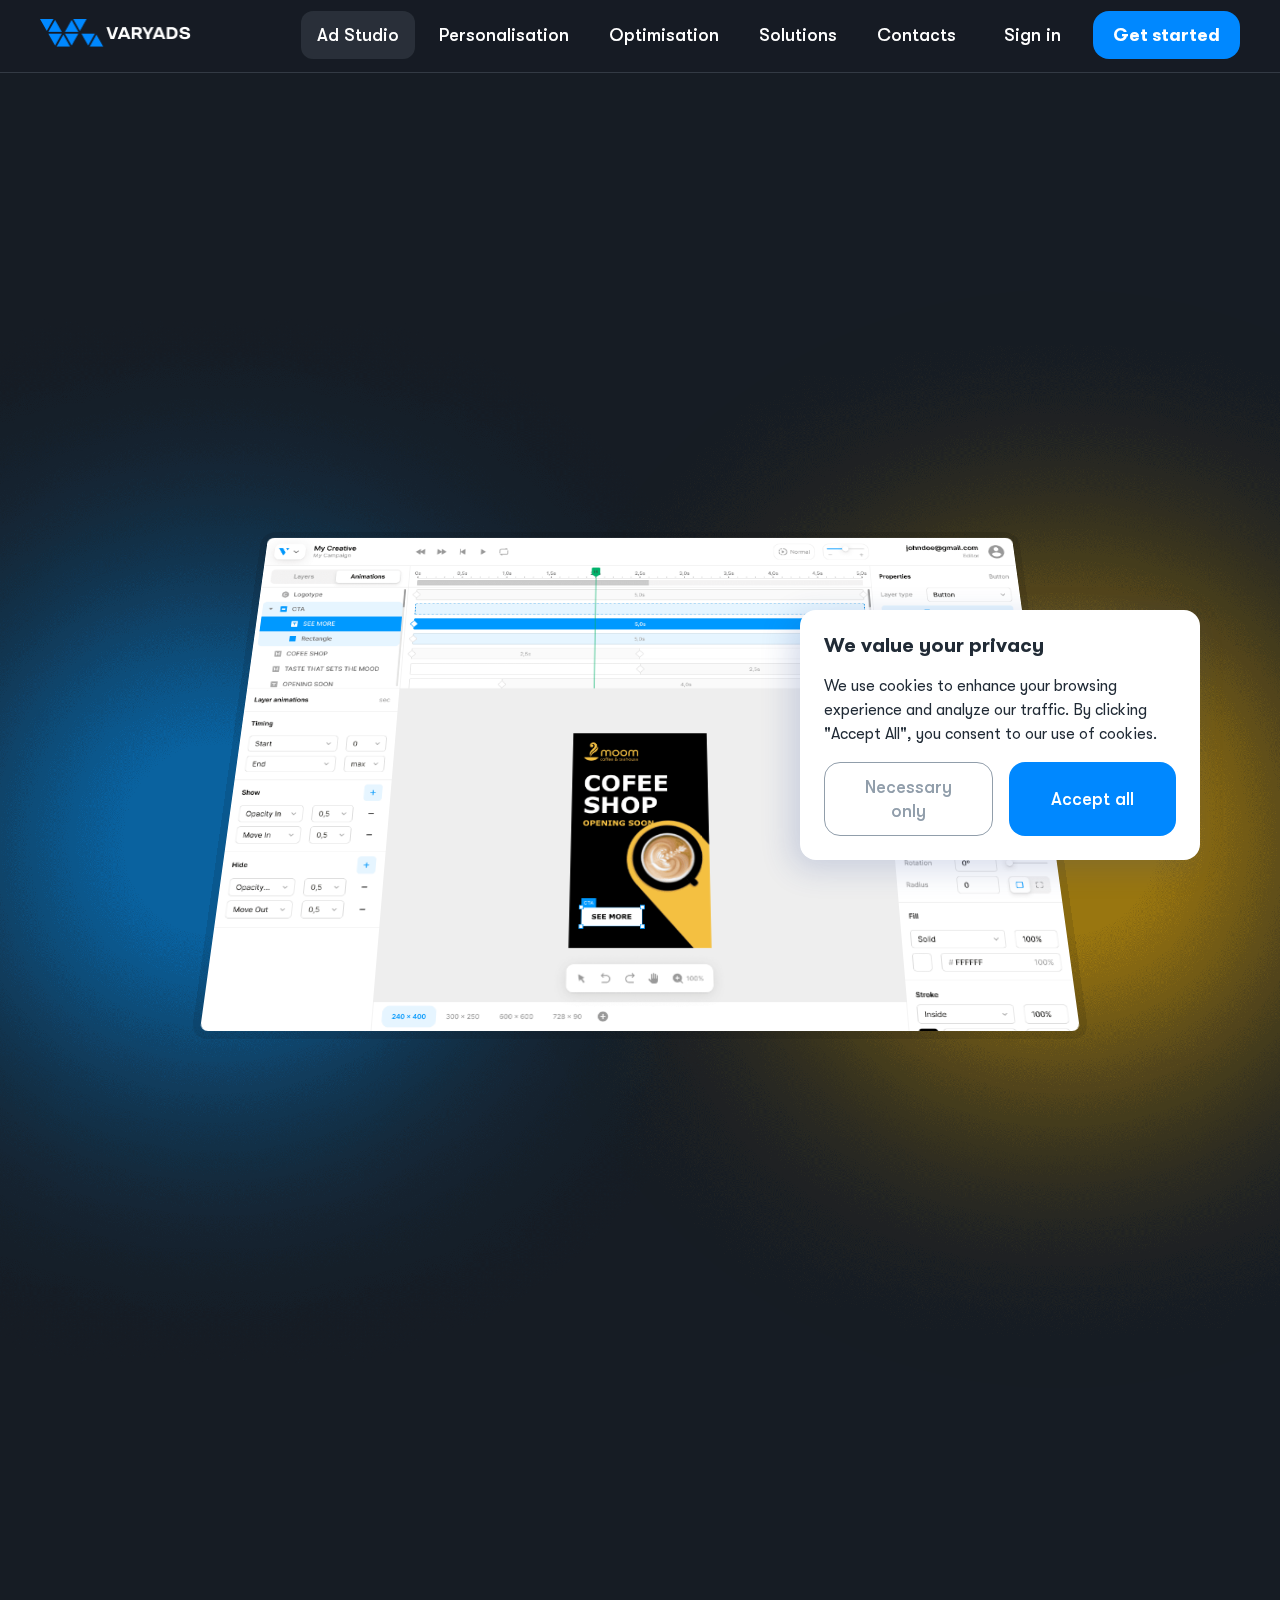
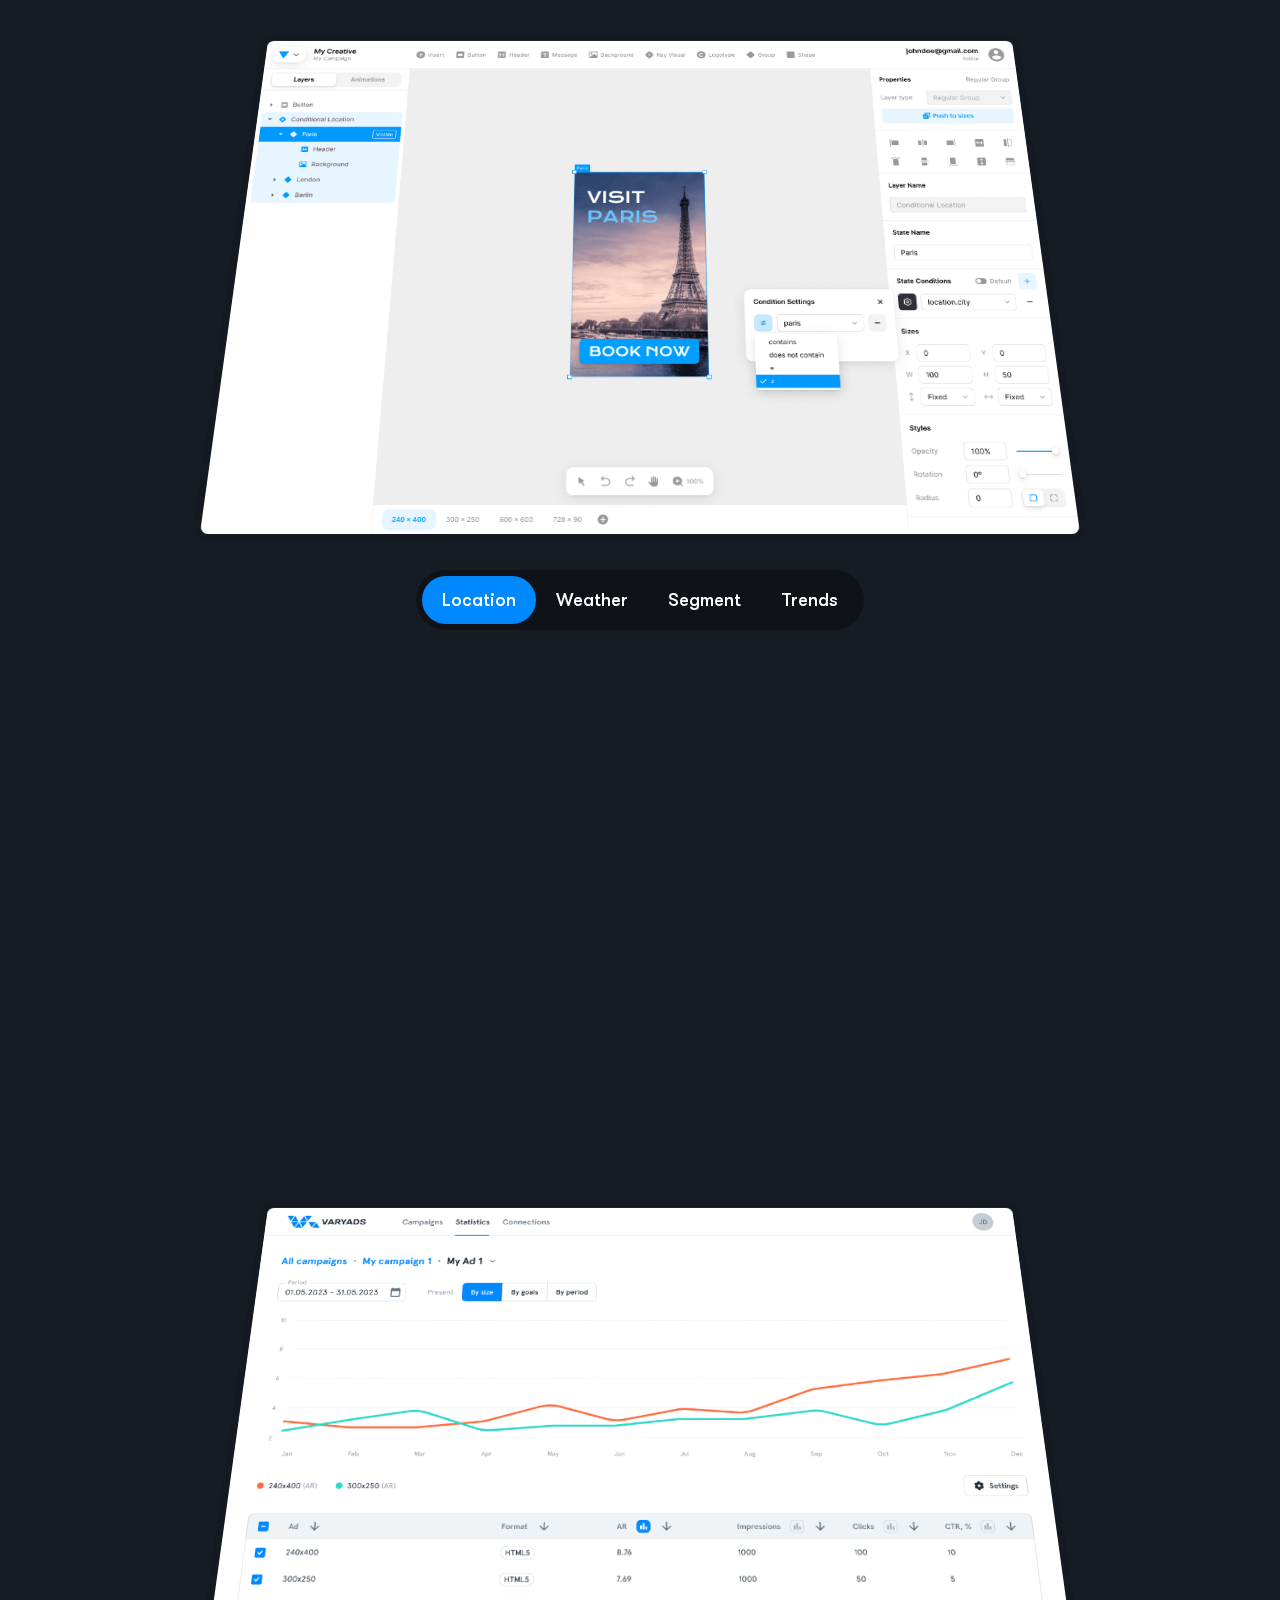
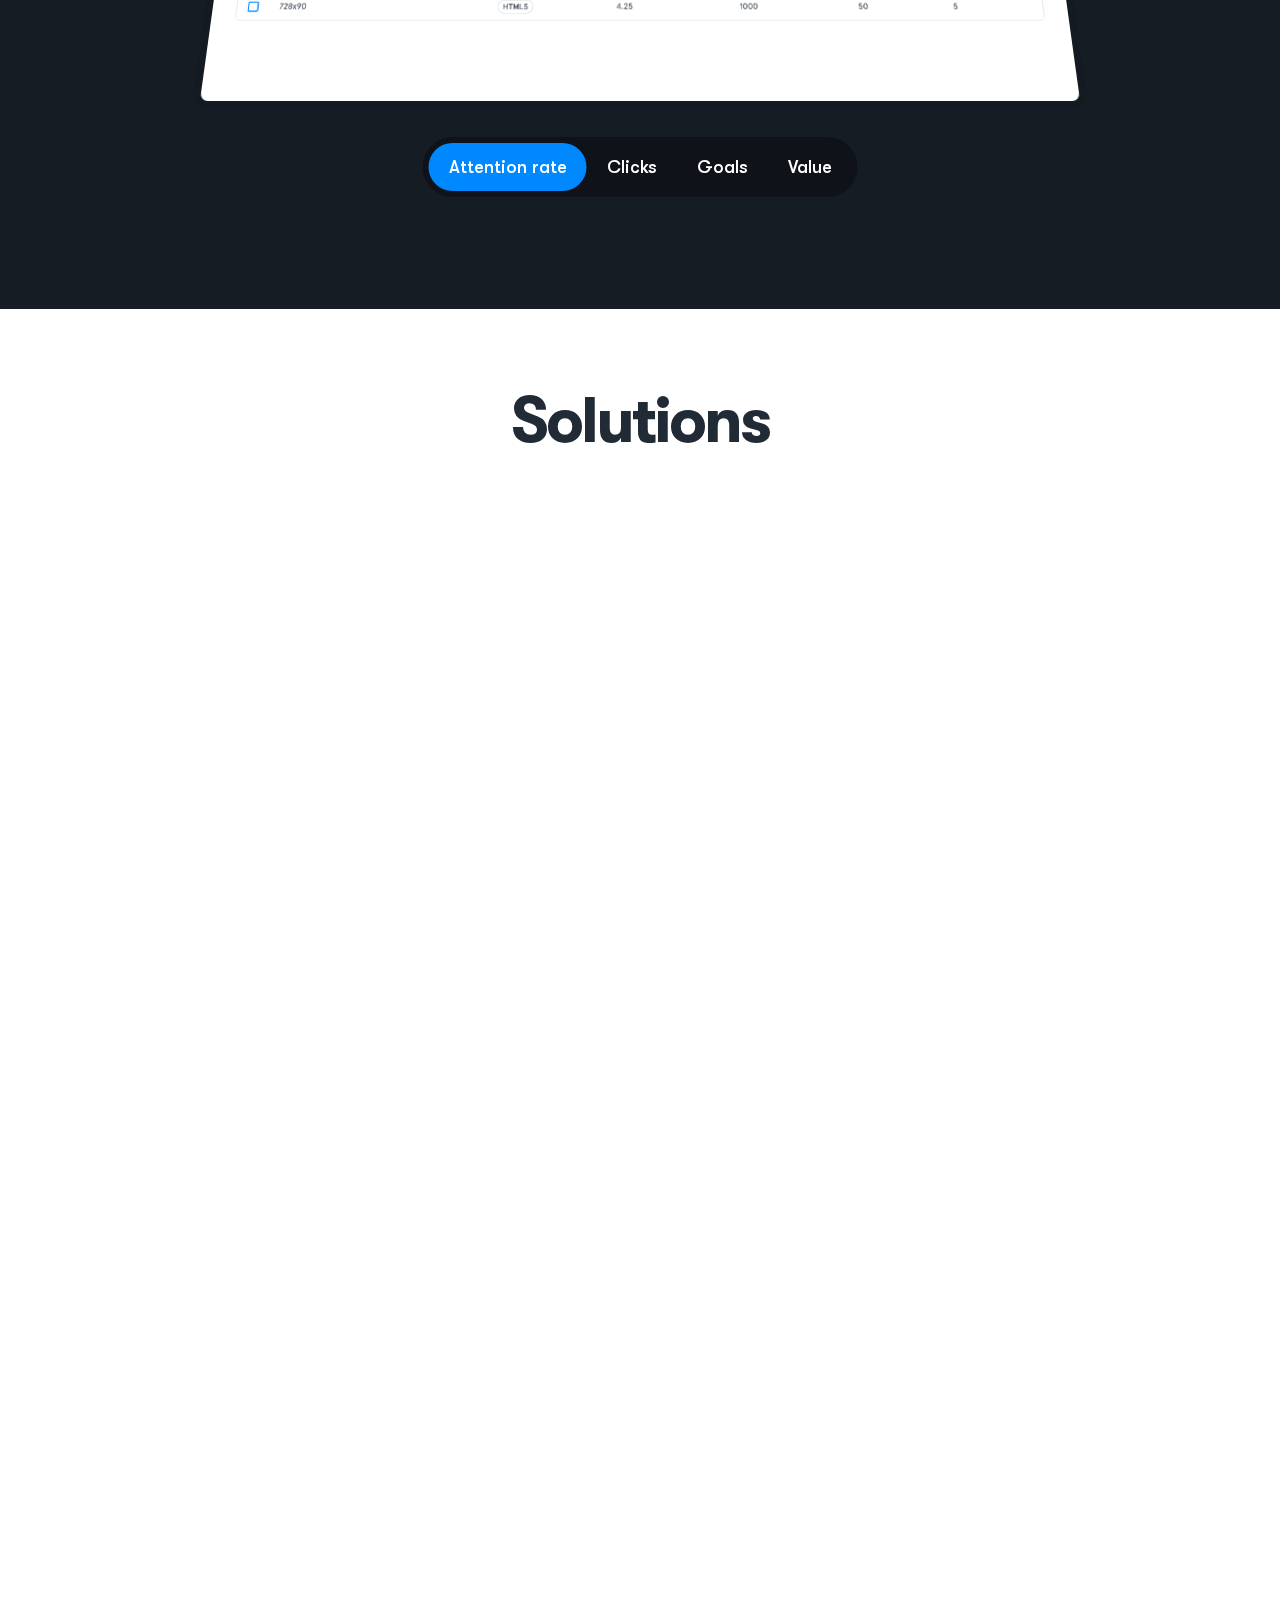
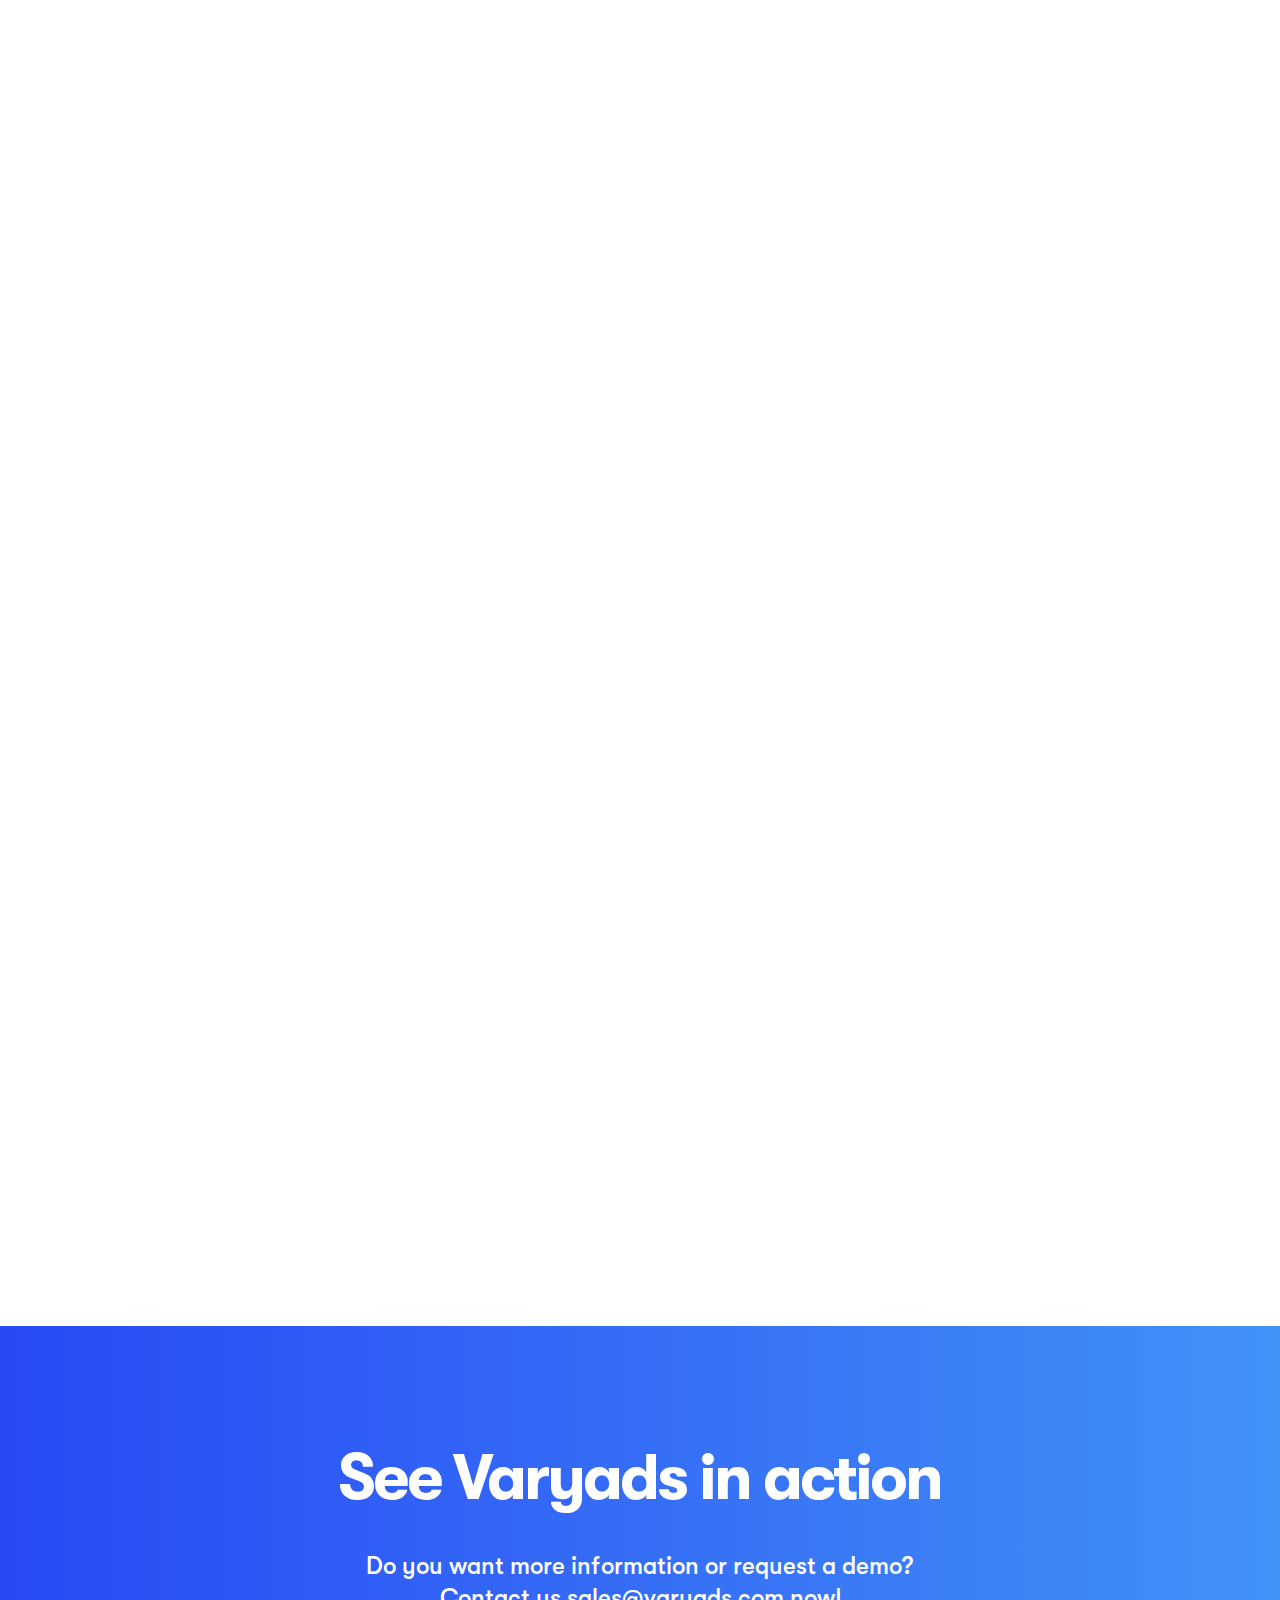
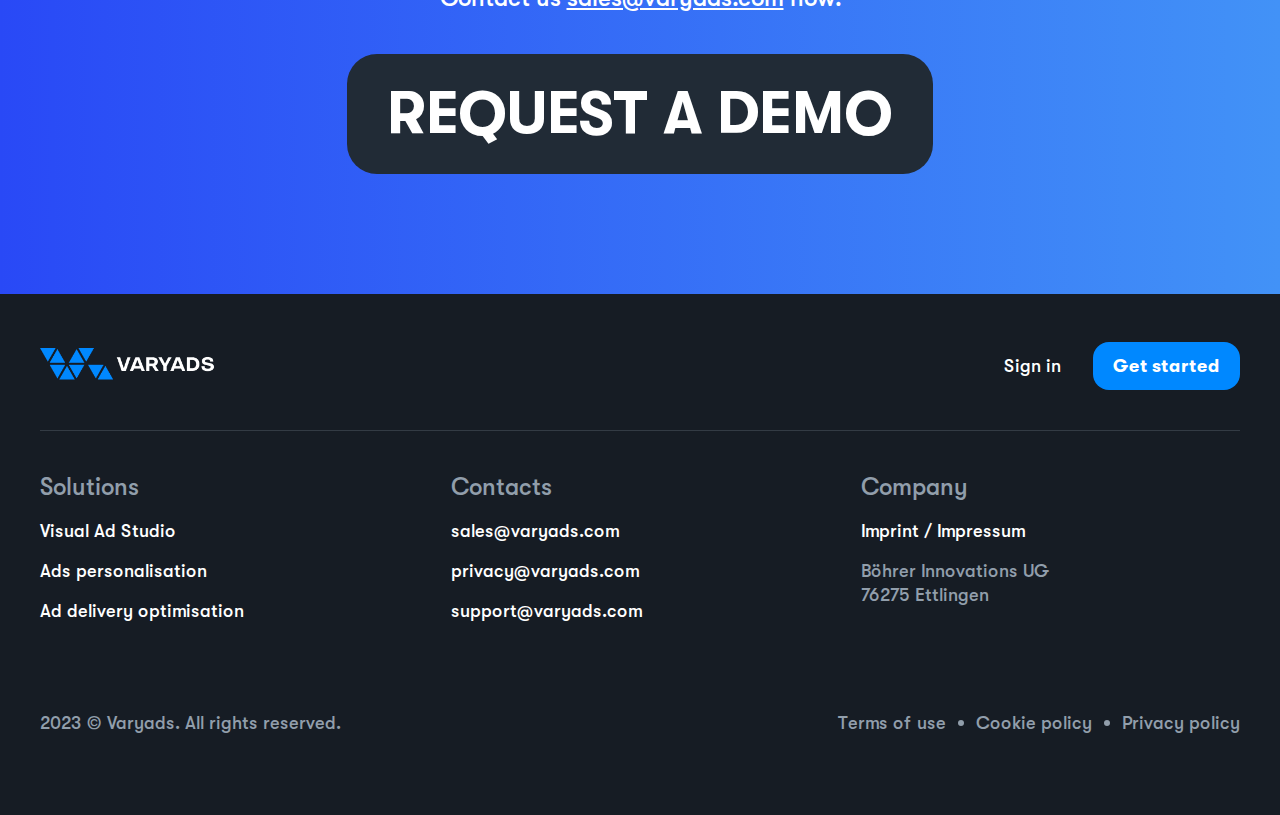
<file: index.html>
<!DOCTYPE html>
<html lang="en">

<head>
  <meta charset="UTF-8">
  <meta name="viewport" content="width=device-width, initial-scale=1.0">
  <link rel="icon" type="image/svg+xml" href="./imgicon.svg">

  <!-- fonts -->
  <link rel="stylesheet" href="./fonts/GTWalsheimPro/link.css">

  <!-- styles -->
  <link rel="stylesheet" href="./css/style.css">

  <title>VaryAds</title>
</head>

<body>

  <div class="nav nav_dark"> <!-- nav_dark -->
    <div class="container">
      <div class="nav__content">
        <a href="#studio" class="nav__logo">
          <img src="./img/logo.png" alt="VaryAds">
        </a>
        <a href="#studio" class="nav__logo nav__logo_light">
          <img src="./img/logo-light.png" alt="VaryAds">
        </a>
        <div class="nav__btns">
          <div class="nav__btns-links">
            <a href="#studio" class="nav__link nav-pc active">Ad Studio</a>
            <a href="#personalisation" class="nav__link nav-pc">Personalisation</a>
            <a href="#optimisation" class="nav__link nav-pc">Optimisation</a>
            <a href="#solutions" class="nav__link nav-pc">Solutions</a>
            <a href="#contacts" class="nav__link nav-pc">Contacts</a>
          </div>
          <div class="lang nav-pc">
            <div class="lang__select">
              <img src="./img/flags/en.png" alt="en">
            </div>
            <div class="lang__list">
              <a href="./" class="lang__item active">
                <img src="./img/flags/en.png" alt="en" class="lang__flag">
                <span class="lang__text">English</span>
                <img src="./img/icons/checkmark.svg" class="lang__check">
              </a>
              <a href="./de" class="lang__item">
                <img src="./img/flags/de.png" alt="de" class="lang__flag">
                <span class="lang__text">Deutsch</span>
                <img src="./img/icons/checkmark.svg" class="lang__check">
              </a>
            </div>
          </div>
          <a href="#" class="nav__link nav-pc">Sign in</a>
          <a href="#" class="btn btn_primary">Get started</a>
          <button class="nav__mobile-btn">
            <img src="./img/icons/menu.svg" alt="menu">
            <div class="cross"></div>
          </button>
        </div>
      </div>
    </div>
  </div>
  <div class="nav_mobile">
    <a href="#studio" class="nav__link">Ad Studio</a>
    <a href="#personalisation" class="nav__link">Personalisation</a>
    <a href="#optimisation" class="nav__link">Optimisation</a>
    <a href="#solutions" class="nav__link">Solutions</a>
    <a href="#contacts" class="nav__link">Contacts</a>
    <div class="lang">
      <div class="lang__select">
        <img src="./img/flags/en.png" alt="en">
      </div>
      <div class="lang__list">
        <a href="./" class="lang__item active">
          <img src="./img/flags/en.png" alt="en" class="lang__flag">
          <span class="lang__text">English</span>
          <img src="./img/icons/checkmark.svg" class="lang__check">
        </a>
        <a href="./de" class="lang__item">
          <img src="./img/flags/de.png" alt="de" class="lang__flag">
          <span class="lang__text">Deutsch</span>
          <img src="./img/icons/checkmark.svg" class="lang__check">
        </a>
      </div>
    </div>
  </div>

  <!-- <div class="sections-block"> -->
  <section class="main main_black wow" id="studio">
    <div class="container">
      <div class="main__text">
        <div class="main__title">Scale up and cut the costs on ads production</div>
        <div class="main__desc">
          Build one template in Visual Ad Studio<br>and get many ads variations with just a click.
        </div>
        <span class="btn-wrapper">
          <a href="#" class="btn btn_primary">Get started</a>
        </span>
      </div>

      <div class="main__slide-text" data-id="html5">
        <div class="main__slide-h"></div>
        <h2 class="main__slide-title">HTML5</h2>
        <p class="main__slide-desc">Animated HTML5 ads for DSP as a tag or zip file</p>
      </div>
      <div class="main__slide-text" data-id="image">
        <div class="main__slide-h"></div>
        <h2 class="main__slide-title">Image</h2>
        <p class="main__slide-desc">Images of any sizes for the most popular ad networks</p>
      </div>
      <div class="main__slide-text" data-id="video">
        <div class="main__slide-h"></div>
        <h2 class="main__slide-title">Video</h2>
        <p class="main__slide-desc">Portrait or landscape videos for in-banner or in-stream</p>
      </div>

      <div class="main__images">
        <img src="./img/slides/1.png" alt="html5" class="main__slide active" data-id="html5">
        <img src="./img/slides/2.png" alt="image" class="main__slide" data-id="image">
        <!-- <img src="./img/slides/3.png" alt="video" class="main__slide" data-id="video"> -->
        <video class="main__slide" muted loop playsinline autoplay poster="./img/slides/3.png" data-id="video">
          <source src="./img/slides/3.mp4" type="video/mp4">
        </video>
      </div>

      <div class="switch hidden">
        <div class="switch__item active" data-target="html5">HTML5</div>
        <div class="switch__item" data-target="image">Image</div>
        <div class="switch__item" data-target="video">Video</div>
        <div class="switch__select"></div>
      </div>
    </div>
  </section>

  <section class="main main_black wow" id="personalisation">
    <div class="container">
      <div class="main__text">
        <div class="main__title">Harness the power of personalization</div>
        <div class="main__desc">Right ad for each person based on user segment, <br>weather or other data
          sources.
        </div>
        <span class="btn-wrapper">
          <a href="#" class="btn btn_gree">Get started</a>
        </span>
      </div>

      <div class="main__slide-text" data-id="location">
        <div class="main__slide-h"></div>
        <h2 class="main__slide-title">Location</h2>
        <p class="main__slide-desc">Change content based on user location</p>
      </div>
      <div class="main__slide-text" data-id="weather">
        <div class="main__slide-h"></div>
        <h2 class="main__slide-title">Weather</h2>
        <p class="main__slide-desc">Show different elements depending on weather</p>
      </div>
      <div class="main__slide-text" data-id="segment">
        <div class="main__slide-h"></div>
        <h2 class="main__slide-title">Segments</h2>
        <p class="main__slide-desc">Set up content triggers for various audience segments</p>
      </div>
      <div class="main__slide-text" data-id="trends">
        <div class="main__slide-h"></div>
        <h2 class="main__slide-title">Trends</h2>
        <p class="main__slide-desc">Change ad content when something is in trend</p>
      </div>

      <div class="main__images">
        <img src="./img/slides/4.png" alt="location" class="main__slide active" data-id="location">
        <img src="./img/slides/5.png" alt="weather" class="main__slide" data-id="weather">
        <img src="./img/slides/6.png" alt="segment" class="main__slide" data-id="segment">
        <img src="./img/slides/7.png" alt="trends" class="main__slide" data-id="trends">
      </div>

      <div class="switch">
        <div class="switch__item active" data-target="location">Location</div>
        <div class="switch__item" data-target="weather">Weather</div>
        <div class="switch__item" data-target="segment">Segment</div>
        <div class="switch__item" data-target="trends">Trends</div>
        <div class="switch__select"></div>
      </div>
    </div>
  </section>

  <section class="main main_black wow main_pb" id="optimisation">
    <div class="container">
      <div class="main__text">
        <div class="main__title">Grow campaigns efficiency with auto-A/B testing</div>
        <div class="main__desc">Optimize by preferred metric: best-performing ads will get <br>more impressions
          automatically.</div>
        <span class="btn-wrapper">
          <a href="#" class="btn btn_purpure">Get started</a>
        </span>
      </div>

      <div class="main__slide-text" data-id="attention">
        <div class="main__slide-h"></div>
        <h2 class="main__slide-title">Attention rate</h2>
        <p class="main__slide-desc">Run brand-formance campaigns with attention-to-ad optimisation</p>
      </div>
      <div class="main__slide-text" data-id="clicks">
        <div class="main__slide-h"></div>
        <h2 class="main__slide-title">Clicks</h2>
        <p class="main__slide-desc">Grow number of visitors on the same inventory</p>
      </div>
      <div class="main__slide-text" data-id="goals">
        <div class="main__slide-h"></div>
        <h2 class="main__slide-title">Goals</h2>
        <p class="main__slide-desc">Reach you goals more efficiently with CR optimisation</p>
      </div>
      <div class="main__slide-text" data-id="value">
        <div class="main__slide-h"></div>
        <h2 class="main__slide-title">Value</h2>
        <p class="main__slide-desc">Achieve the most valuable goals with CV optimisation</p>
      </div>

      <div class="main__images">
        <img src="./img/slides/8.png" alt="attention" class="main__slide active" data-id="attention">
        <img src="./img/slides/9.png" alt="clicks" class="main__slide" data-id="clicks">
        <img src="./img/slides/10.png" alt="goals" class="main__slide" data-id="goals">
        <img src="./img/slides/11.png" alt="value" class="main__slide" data-id="value">
      </div>

      <div class="switch">
        <div class="switch__item active" data-target="attention">Attention rate</div>
        <div class="switch__item" data-target="clicks">Clicks</div>
        <div class="switch__item" data-target="goals">Goals</div>
        <div class="switch__item" data-target="value">Value</div>
        <div class="switch__select"></div>
      </div>

      <div class="circle circle_left circle_blue wow"></div>
      <div class="circle circle_left circle_purpure"></div>
      <div class="circle circle_left circle_blue"></div>

      <div class="circle circle_right circle_yellow wow"></div>
      <div class="circle circle_right circle_green"></div>
      <div class="circle circle_right circle_purpure"></div>
    </div>
  </section>
  <!-- </div> -->

  <section class="solutions" id="solutions">
    <div class="container">
      <div class="solutions__content">
        <h2 class="h2">Solutions</h2>
        <div class="solutions__cards">
          <a href="#visual" class="wow solutions__card">
            <div class="solutions__card-overflow">
              <div>
                <div class="solutions__head">
                  <img src="./img/icons/eva.png" alt="Eva" class="solutions__eva">
                  <h4 class="solutions__title">Visual Ad Studio</h4>
                  <svg class="solutions__arr" width="28" height="28" viewBox="0 0 28 28" fill="none"
                    xmlns="http://www.w3.org/2000/svg">
                    <g id="solar:round-arrow-right-bold">
                      <path id="Vector" fill-rule="evenodd" clip-rule="evenodd"
                        d="M13.9999 25.6666C20.4434 25.6666 25.6666 20.4435 25.6666 14C25.6666 7.55648 20.4434 2.33331 13.9999 2.33331C7.55642 2.33331 2.33325 7.55648 2.33325 14C2.33325 20.4435 7.55642 25.6666 13.9999 25.6666ZM14.5483 9.88165C14.7123 9.71779 14.9347 9.62575 15.1666 9.62575C15.3985 9.62575 15.6209 9.71779 15.7849 9.88165L19.2849 13.3816C19.4488 13.5457 19.5408 13.7681 19.5408 14C19.5408 14.2319 19.4488 14.4543 19.2849 14.6183L15.7849 18.1183C15.7048 18.2043 15.6082 18.2732 15.5009 18.3211C15.3935 18.3689 15.2777 18.3946 15.1602 18.3967C15.0427 18.3987 14.926 18.3771 14.8171 18.3331C14.7081 18.2891 14.6091 18.2236 14.526 18.1405C14.443 18.0574 14.3775 17.9585 14.3334 17.8495C14.2894 17.7406 14.2678 17.6239 14.2699 17.5064C14.272 17.3889 14.2977 17.273 14.3455 17.1657C14.3933 17.0584 14.4623 16.9618 14.5483 16.8816L16.5549 14.875H9.33325C9.10119 14.875 8.87863 14.7828 8.71453 14.6187C8.55044 14.4546 8.45825 14.232 8.45825 14C8.45825 13.7679 8.55044 13.5454 8.71453 13.3813C8.87863 13.2172 9.10119 13.125 9.33325 13.125H16.5549L14.5483 11.1183C14.3844 10.9543 14.2924 10.7319 14.2924 10.5C14.2924 10.2681 14.3844 10.0457 14.5483 9.88165Z"
                        fill="black" fill-opacity="0.48" />
                    </g>
                  </svg>
                </div>
                <p class="solutions__desc">Build ads from scratch or using our template library with our powerful
                  tool.</p>
              </div>
              <div class="solutions__img solutions__img_1">
                <img src="./img/solutions/1.png">
              </div>
            </div>
          </a>
          <a href="#personalization" class="wow solutions__card solutions__card_purpure">
            <div>
              <div class="solutions__head">
                <h4 class="solutions__title">Ads personalization</h4>
                <svg class="solutions__arr" width="28" height="28" viewBox="0 0 28 28" fill="none"
                  xmlns="http://www.w3.org/2000/svg">
                  <g id="solar:round-arrow-right-bold">
                    <path id="Vector" fill-rule="evenodd" clip-rule="evenodd"
                      d="M13.9999 25.6666C20.4434 25.6666 25.6666 20.4435 25.6666 14C25.6666 7.55648 20.4434 2.33331 13.9999 2.33331C7.55642 2.33331 2.33325 7.55648 2.33325 14C2.33325 20.4435 7.55642 25.6666 13.9999 25.6666ZM14.5483 9.88165C14.7123 9.71779 14.9347 9.62575 15.1666 9.62575C15.3985 9.62575 15.6209 9.71779 15.7849 9.88165L19.2849 13.3816C19.4488 13.5457 19.5408 13.7681 19.5408 14C19.5408 14.2319 19.4488 14.4543 19.2849 14.6183L15.7849 18.1183C15.7048 18.2043 15.6082 18.2732 15.5009 18.3211C15.3935 18.3689 15.2777 18.3946 15.1602 18.3967C15.0427 18.3987 14.926 18.3771 14.8171 18.3331C14.7081 18.2891 14.6091 18.2236 14.526 18.1405C14.443 18.0574 14.3775 17.9585 14.3334 17.8495C14.2894 17.7406 14.2678 17.6239 14.2699 17.5064C14.272 17.3889 14.2977 17.273 14.3455 17.1657C14.3933 17.0584 14.4623 16.9618 14.5483 16.8816L16.5549 14.875H9.33325C9.10119 14.875 8.87863 14.7828 8.71453 14.6187C8.55044 14.4546 8.45825 14.232 8.45825 14C8.45825 13.7679 8.55044 13.5454 8.71453 13.3813C8.87863 13.2172 9.10119 13.125 9.33325 13.125H16.5549L14.5483 11.1183C14.3844 10.9543 14.2924 10.7319 14.2924 10.5C14.2924 10.2681 14.3844 10.0457 14.5483 9.88165Z"
                      fill="#fff" />
                  </g>
                </svg>
              </div>
              <p class="solutions__desc">Boost campaigns efficiency with ads tailored for each user.</p>
            </div>
            <div class="solutions__img solutions__img_2">
              <img src="./img/solutions/2.png" class="solutions__img_pc">
              <img src="./img/solutions/2-mob.png" class="solutions__img_mob">
            </div>
          </a>
          <a href="#delivery" class="wow solutions__card solutions__card_black">
            <div>
              <div class="solutions__head">
                <h4 class="solutions__title">Ad delivery optimization</h4>
                <svg class="solutions__arr" width="28" height="28" viewBox="0 0 28 28" fill="none"
                  xmlns="http://www.w3.org/2000/svg">
                  <g id="solar:round-arrow-right-bold">
                    <path id="Vector" fill-rule="evenodd" clip-rule="evenodd"
                      d="M13.9999 25.6666C20.4434 25.6666 25.6666 20.4435 25.6666 14C25.6666 7.55648 20.4434 2.33331 13.9999 2.33331C7.55642 2.33331 2.33325 7.55648 2.33325 14C2.33325 20.4435 7.55642 25.6666 13.9999 25.6666ZM14.5483 9.88165C14.7123 9.71779 14.9347 9.62575 15.1666 9.62575C15.3985 9.62575 15.6209 9.71779 15.7849 9.88165L19.2849 13.3816C19.4488 13.5457 19.5408 13.7681 19.5408 14C19.5408 14.2319 19.4488 14.4543 19.2849 14.6183L15.7849 18.1183C15.7048 18.2043 15.6082 18.2732 15.5009 18.3211C15.3935 18.3689 15.2777 18.3946 15.1602 18.3967C15.0427 18.3987 14.926 18.3771 14.8171 18.3331C14.7081 18.2891 14.6091 18.2236 14.526 18.1405C14.443 18.0574 14.3775 17.9585 14.3334 17.8495C14.2894 17.7406 14.2678 17.6239 14.2699 17.5064C14.272 17.3889 14.2977 17.273 14.3455 17.1657C14.3933 17.0584 14.4623 16.9618 14.5483 16.8816L16.5549 14.875H9.33325C9.10119 14.875 8.87863 14.7828 8.71453 14.6187C8.55044 14.4546 8.45825 14.232 8.45825 14C8.45825 13.7679 8.55044 13.5454 8.71453 13.3813C8.87863 13.2172 9.10119 13.125 9.33325 13.125H16.5549L14.5483 11.1183C14.3844 10.9543 14.2924 10.7319 14.2924 10.5C14.2924 10.2681 14.3844 10.0457 14.5483 9.88165Z"
                      fill="#fff" />
                  </g>
                </svg>
              </div>
              <p class="solutions__desc">Get the most out of your ads with automatic optimization based on preferred
                criteria.</p>
            </div>
            <div class="solutions__tags">
              <div class="solutions__tag">Clicks</div>
              <div class="solutions__tag active">Goals</div>
              <div class="solutions__tag">Value</div>
              <div class="solutions__tag">Engagement</div>
            </div>
            <div class="solutions__img solutions__img_3">
              <img src="./img/solutions/3.png">
            </div>
          </a>
        </div>

        <div class="solutions-row" id="visual">
          <div class="solutions-row__text wow">
            <div class="solutions-row__head">
              <img src="./img/icons/eva.png" alt="Eva" class="solutions-row__eva">
              <div class="h3 solutions-row__title">Visual Ad Studio</div>
            </div>
            <div class="solutions-row__desc">Build ads from scratch or using our template library with Visual Ad
              Studio.
              An ad can have set of required sizes as well as variations for any element to get many versions for
              further split tests.</div>
          </div>
          <div class="solutions-row__img solutions-row__img_1 wow">
            <img src="./img/solutions/6.png" class="wow" />
            <div class="solutions-row__circle solutions-row__circle_green"></div>
          </div>
        </div>

        <div class="solutions-row solutions-row_reverse" id="personalization">
          <div class="solutions-row__text wow">
            <div class="solutions-row__head">
              <div class="h3 solutions-row__title">Ads personalization</div>
            </div>
            <div class="solutions-row__desc">Boost campaigns efficiency with ads tailored for each user. Set up
              conditions to show a certain state of the creative based on Location, Language, Weather, Segment,
              Trends,
              Varyads events or other external source of data.</div>
          </div>
          <div class="solutions-row__img solutions-row__img_2 wow">
            <img src="./img/solutions/7.png" class="wow" />
            <div class="solutions-row__circle solutions-row__circle_purpure"></div>
          </div>
        </div>

        <div class="solutions-row" id="delivery">
          <div class="solutions-row__text wow">
            <div class="solutions-row__head">
              <div class="h3 solutions-row__title">Ad delivery optimization</div>
            </div>
            <div class="solutions-row__desc">Get the most out of your ads with automatic optimization based on
              preferred
              criteria. Service tracks the best performing creatives and gives them more impressions. You choose
              strategies from Attention to ad, Clicks, Goals, Value or Engagement rate.</div>
          </div>
          <div class="solutions-row__img wow">
            <img src="./img/solutions/8.png" />
            <div class="solutions-row__circle solutions-row__circle_blue"></div>
          </div>
        </div>

      </div>
    </div>
  </section>

  <section class="request" id="contacts">
    <div class="container">
      <div class="request__content">
        <h3 class="h2 request__title">See Varyads in action</h3>
        <p class="request__desc">Do you want more information or request a demo? <br>Contact us <a
            href="mailto:sales@varyads.com">sales@varyads.com</a> now!
        </p>
        <a href="mailto:sales@varyads.com" class="btn btn_request wow">Request a demo</a>
      </div>
    </div>
  </section>

  <footer class="footer">
    <div class="container">
      <div class="footer__head">
        <div class="footer__logo">
          <img src="./img/logo-light.png" alt="VaryAds">
        </div>
        <div class="footer__links">
          <div class="lang">
            <div class="lang__select">
              <img src="./img/flags/en.png" alt="en">
            </div>
            <div class="lang__list">
              <a href="./" class="lang__item active">
                <img src="./img/flags/en.png" alt="en" class="lang__flag">
                <span class="lang__text">English</span>
                <img src="./img/icons/checkmark.svg" class="lang__check">
              </a>
              <a href="./de" class="lang__item">
                <img src="./img/flags/de.png" alt="de" class="lang__flag">
                <span class="lang__text">Deutsch</span>
                <img src="./img/icons/checkmark.svg" class="lang__check">
              </a>
            </div>
          </div>
          <a href="#" class="footer__link footer__link_padding">Sign in</a>
          <div class="btn btn_primary">Get started</div>
        </div>
      </div>
      <div class="footer__body">
        <div class="footer__col">
          <h6 class="footer__title">Solutions</h6>
          <a href="#visual" class="footer__link">Visual Ad Studio</a>
          <a href="#personalization" class="footer__link">Ads personalisation</a>
          <a href="#delivery" class="footer__link">Ad delivery optimisation</a>
        </div>
        <div class="footer__col">
          <h6 class="footer__title">Contacts</h6>
          <a href="mailto:sales@varyads.com" class="footer__link">sales@varyads.com</a>
          <a href="mailto:privacy@varyads.com" class="footer__link">privacy@varyads.com</a>
          <a href="mailto:support@varyads.com" class="footer__link">support@varyads.com</a>
        </div>
        <div class="footer__col">
          <h6 class="footer__title">Company</h6>
          <a href="./impressum" class="footer__link">Imprint / Impressum</a>
          <p class="footer__text">Böhrer Innovations UG<br>76275 Ettlingen</p>
        </div>
      </div>
      <div class="footer__footer">
        <p class="footer__text">2023 © Varyads. All rights reserved.</p>
        <div class="footer__row">
          <a href="./terms" class="footer__link footer__link_dark">Terms of use</a>
          <span class="footer__dot"></span>
          <a href="./cookie" class="footer__link footer__link_dark">Cookie policy</a>
          <span class="footer__dot"></span>
          <a href="./policy" class="footer__link footer__link_dark">Privacy policy</a>
        </div>
      </div>
    </div>
  </footer>

  <div class="privacy hide">
    <h6 class="privacy__title">We value your privacy</h6>
    <p class="privacy__text">We use cookies to enhance your browsing experience and analyze our traffic. By clicking
      "Accept All", you consent to our use of cookies.</p>
    <div class="privacy__btns">
      <button type="button" class="btn btn_outline privacy-one">Necessary only</button>
      <button type="button" class="btn btn_primary privacy-all">Accept all</button>
    </div>
  </div>

  <div class="orientation">
    <p>Please, rotate the screen of your device</p>
  </div>

  <script src="./js/nav.js"></script>
  <script src="./js/script.js"></script>
</body>

</html>
</file>
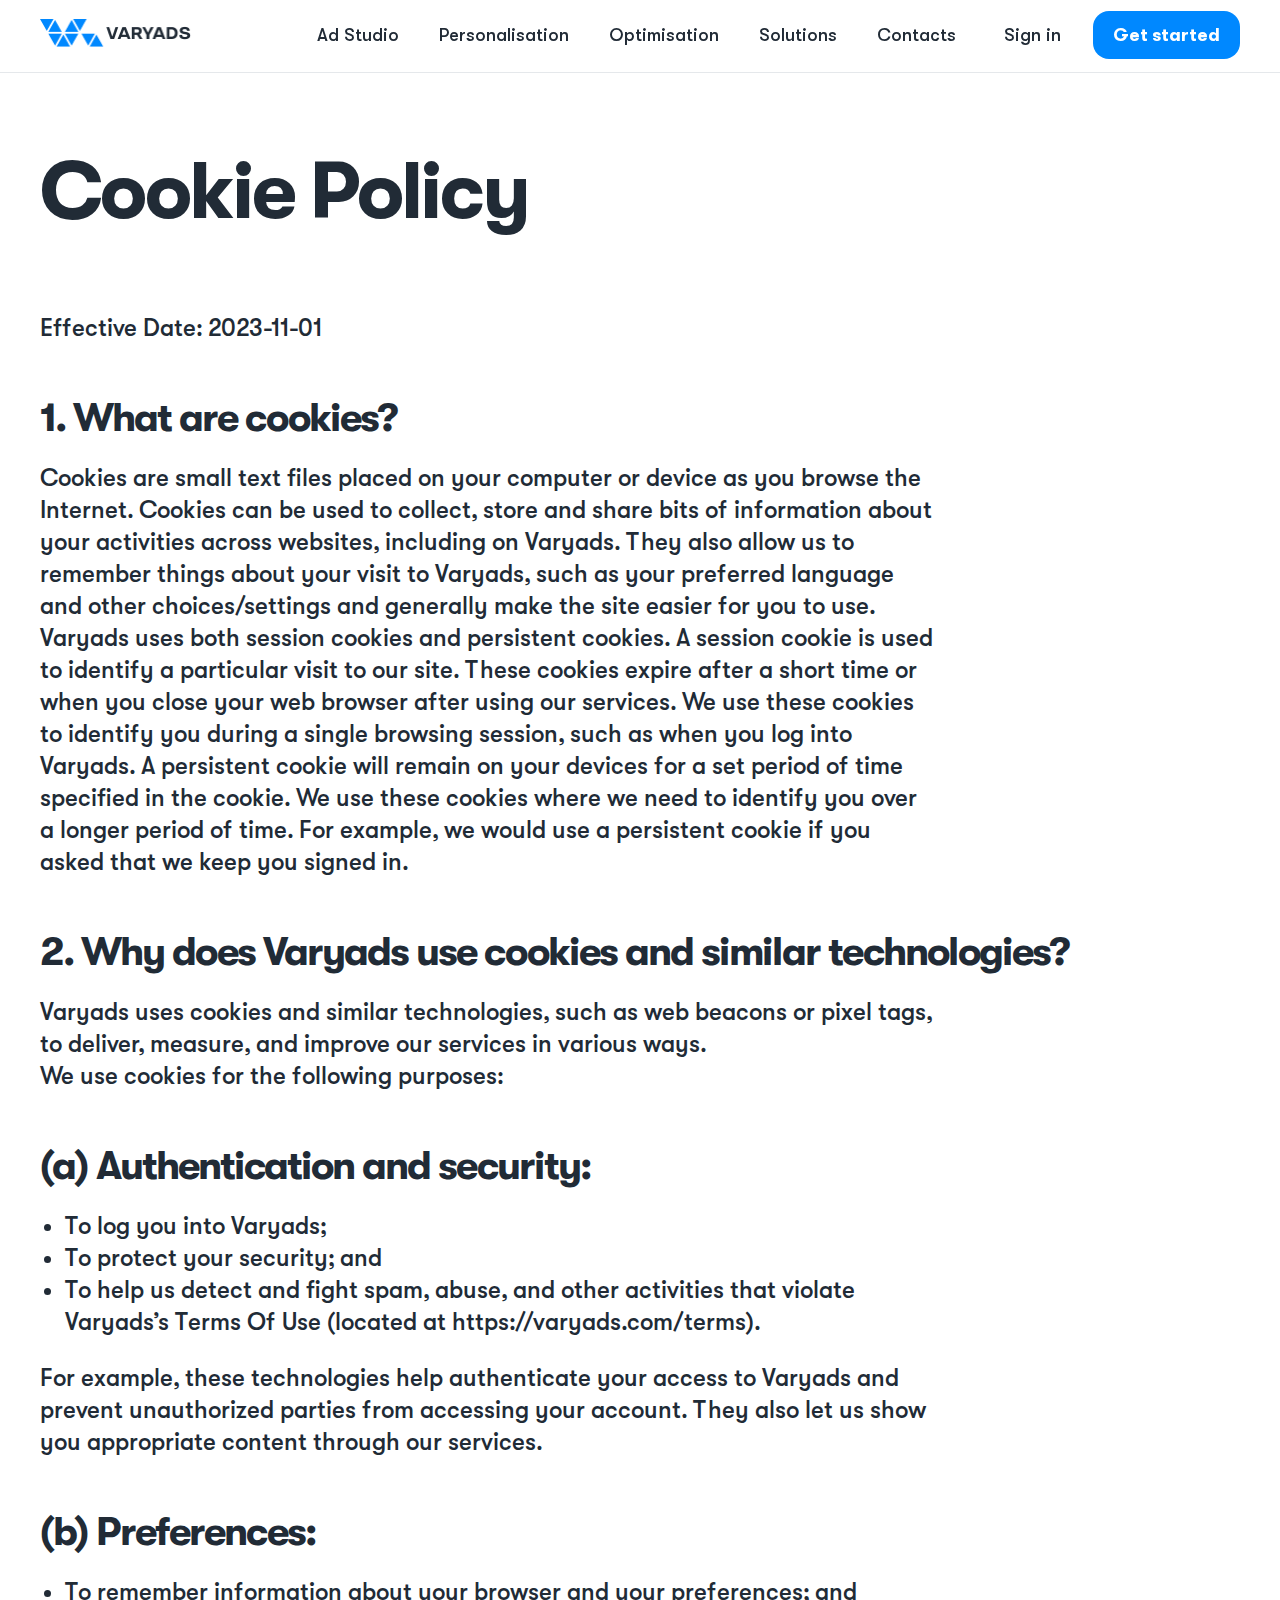
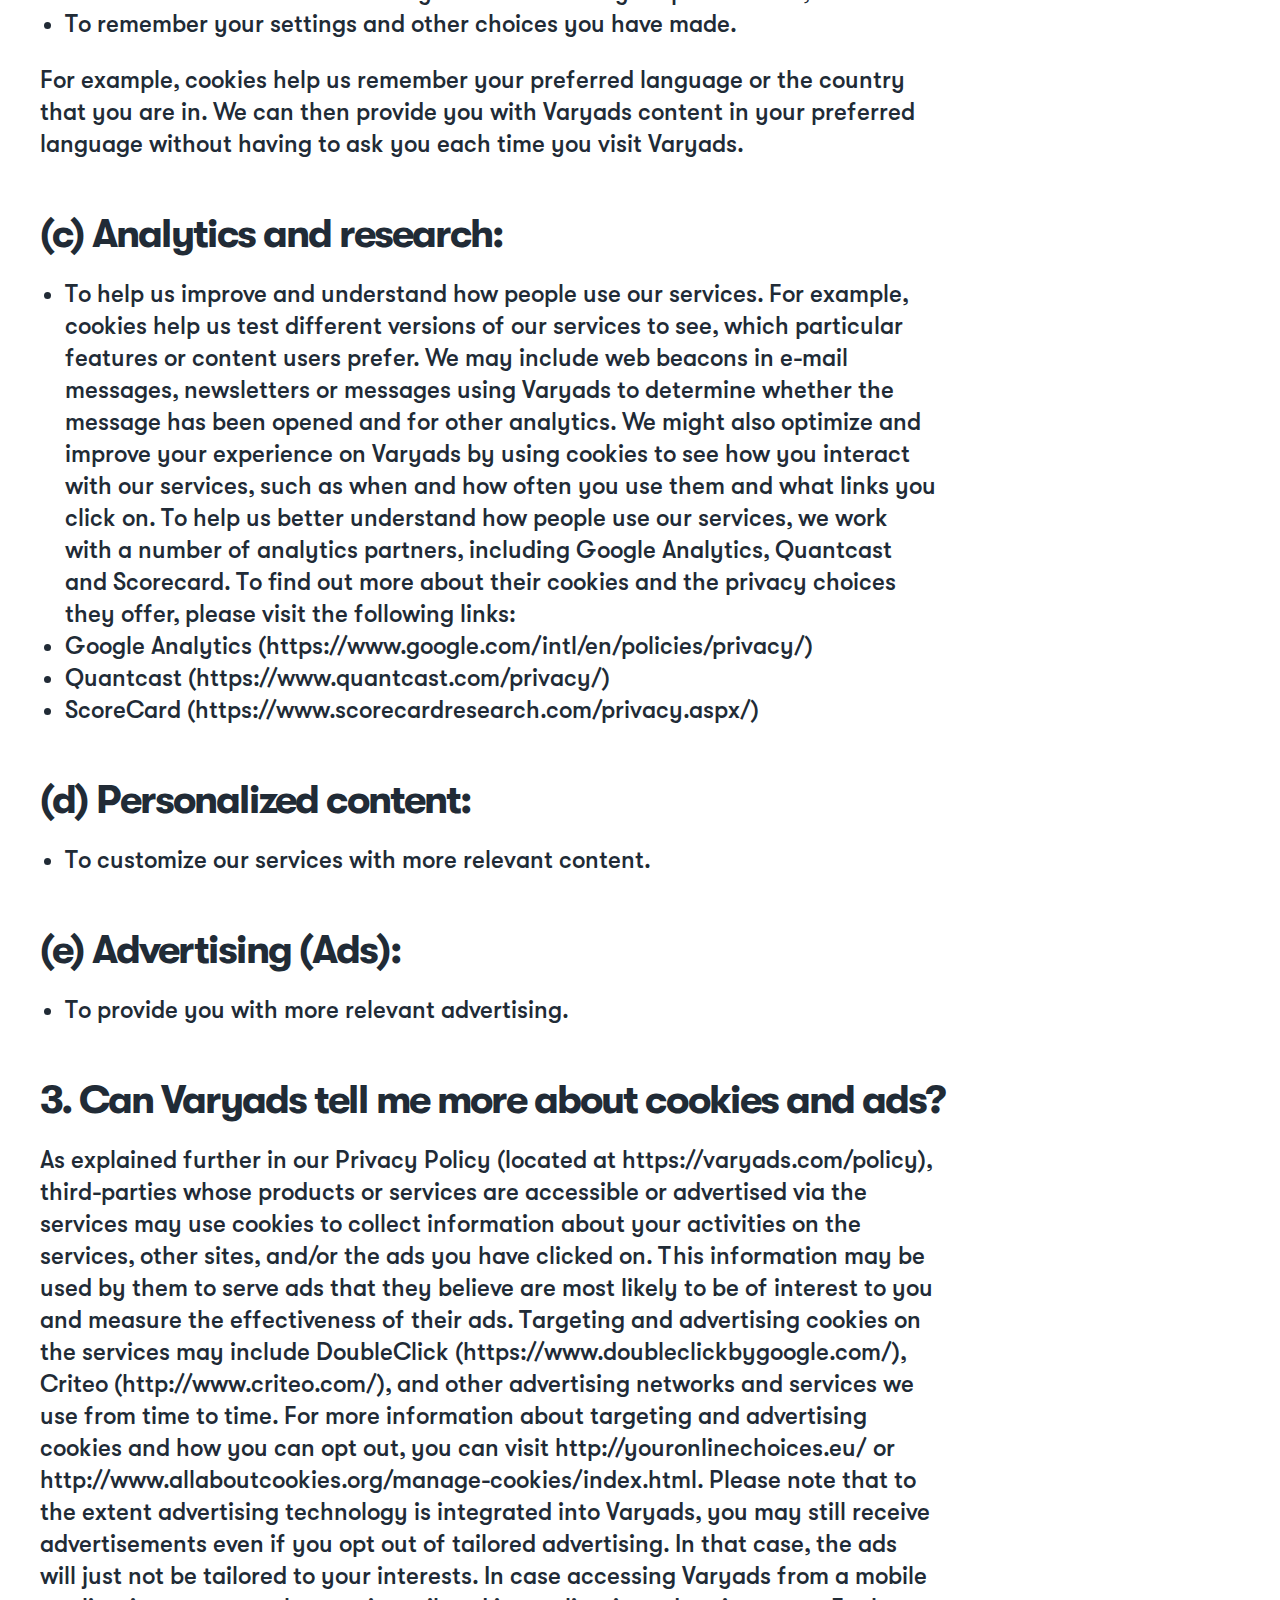
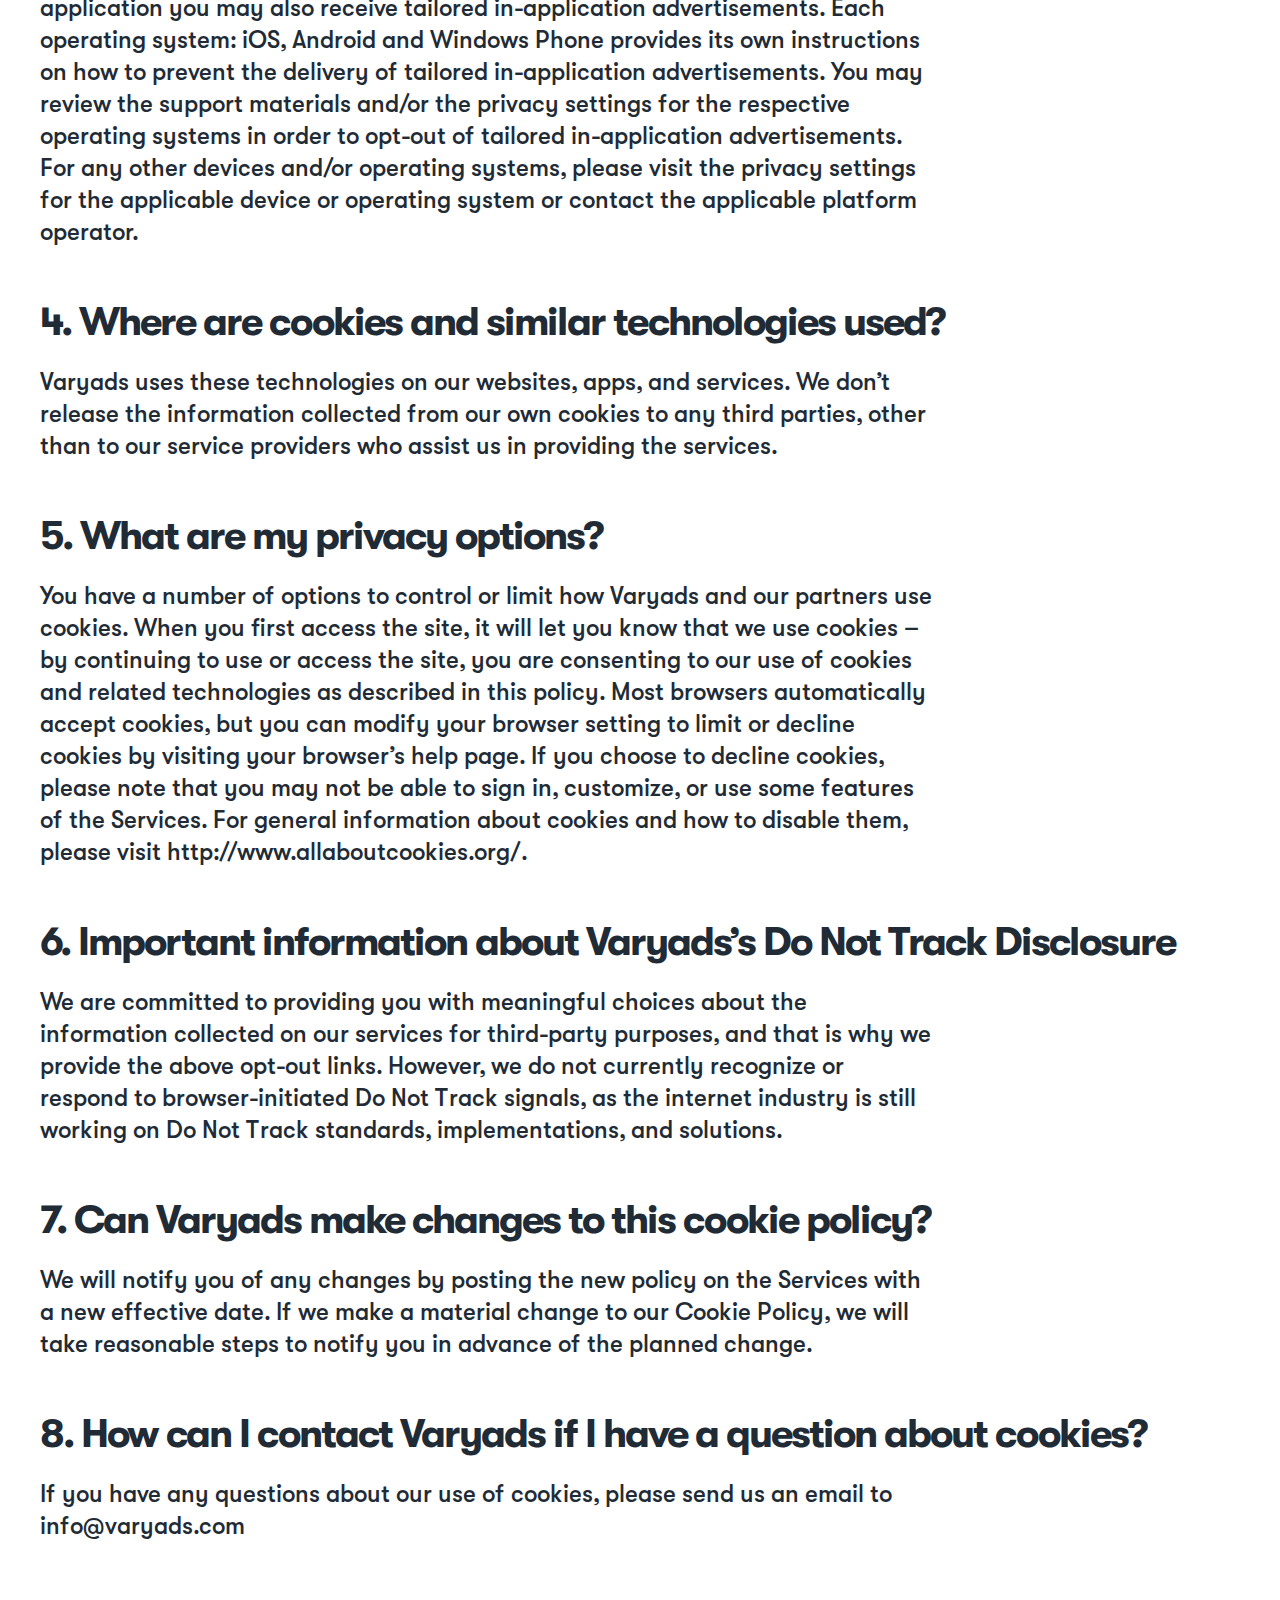
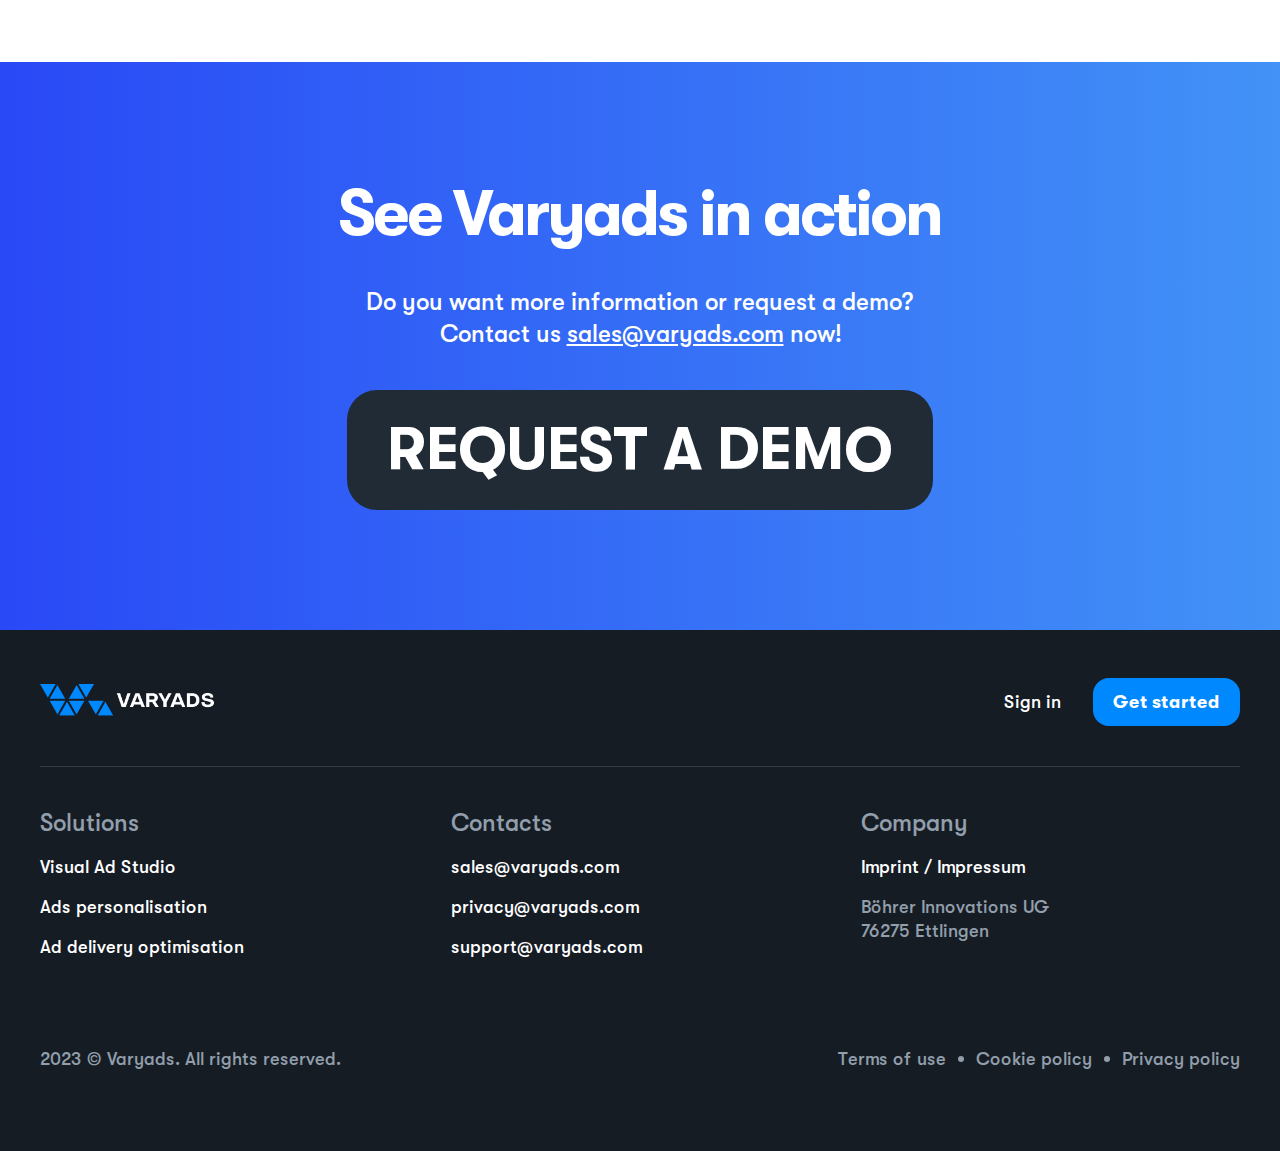
<file: cookie.html>
<!DOCTYPE html>
<html lang="en">

<head>
  <meta charset="UTF-8">
  <meta name="viewport" content="width=device-width, initial-scale=1.0">
  <link rel="icon" type="image/svg+xml" href="./imgicon.svg">

  <!-- fonts -->
  <link rel="stylesheet" href="./fonts/GTWalsheimPro/link.css">

  <!-- styles -->
  <link rel="stylesheet" href="./css/style.css">
  <link rel="stylesheet" href="./css/impressum.css">

  <title>Cookie Policy</title>
</head>

<body>
  <div class="nav"> <!-- nav_dark -->
    <div class="container">
      <div class="nav__content">
        <a href="./" class="nav__logo">
          <img src="./img/logo.png" alt="VaryAds">
        </a>
        <a href="./" class="nav__logo nav__logo_light">
          <img src="./img/logo-light.png" alt="VaryAds">
        </a>
        <div class="nav__btns">
          <div class="nav__btns-links">
            <a href="./" class="nav__link nav-pc">Ad Studio</a>
            <a href="./#personalisation" class="nav__link nav-pc">Personalisation</a>
            <a href="./#optimisation" class="nav__link nav-pc">Optimisation</a>
            <a href="./#solutions" class="nav__link nav-pc">Solutions</a>
            <a href="./#contacts" class="nav__link nav-pc">Contacts</a>
          </div>
          <div class="lang nav-pc">
            <div class="lang__select">
              <img src="./img/flags/en.png" alt="en">
            </div>
            <div class="lang__list">
              <a href="./" class="lang__item active">
                <img src="./img/flags/en.png" alt="en" class="lang__flag">
                <span class="lang__text">English</span>
                <img src="./img/icons/checkmark.svg" class="lang__check">
              </a>
              <a href="./de" class="lang__item">
                <img src="./img/flags/de.png" alt="de" class="lang__flag">
                <span class="lang__text">Deutsch</span>
                <img src="./img/icons/checkmark.svg" class="lang__check">
              </a>
            </div>
          </div>
          <a href="#" class="nav__link nav-pc">Sign in</a>
          <a href="#" class="btn btn_primary">Get started</a>
          <button class="nav__mobile-btn">
            <img src="./img/icons/menu.svg" alt="menu">
            <div class="cross"></div>
          </button>
        </div>
      </div>
    </div>
  </div>
  <div class="nav_mobile">

    <a href="./" class="nav__link">Ad Studio</a>
    <a href="./#personalisation" class="nav__link">Personalisation</a>
    <a href="./#optimisation" class="nav__link">Optimisation</a>
    <a href="./#solutions" class="nav__link">Solutions</a>
    <a href="./#contacts" class="nav__link">Contacts</a>
    <div class="lang">
      <div class="lang__select">
        <img src="./img/flags/en.png" alt="en">
      </div>
      <div class="lang__list">
        <a href="./" class="lang__item active">
          <img src="./img/flags/en.png" alt="en" class="lang__flag">
          <span class="lang__text">English</span>
          <img src="./img/icons/checkmark.svg" class="lang__check">
        </a>
        <a href="./de" class="lang__item">
          <img src="./img/flags/de.png" alt="de" class="lang__flag">
          <span class="lang__text">Deutsch</span>
          <img src="./img/icons/checkmark.svg" class="lang__check">
        </a>
      </div>
    </div>
  </div>

  <section class="impressum">
    <div class="container">
      <h1 class="impressum__title">Cookie Policy</h1>

      <div class="impressum__block">
        <p class="impressum__text">Effective Date: 2023-11-01</p>
        <h3 class="impressum__subtitle">1. What are cookies?</h3>
        <p class="impressum__text">Cookies are small text files placed on your computer or device as you browse the
          Internet. Cookies can be used
          to collect, store and share bits of information about your activities across websites, including on Varyads.
          They also allow us to remember things about your visit to Varyads, such as your preferred language and other
          choices/settings and generally make the site easier for you to use.
          Varyads uses both session cookies and persistent cookies. A session cookie is used to identify a particular
          visit to our site. These cookies expire after a short time or when you close your web browser after using our
          services. We use these cookies to identify you during a single browsing session, such as when you log into
          Varyads. A persistent cookie will remain on your devices for a set period of time specified in the cookie. We
          use these cookies where we need to identify you over a longer period of time. For example, we would use a
          persistent cookie if you asked that we keep you signed in.</p>

        <h3 class="impressum__subtitle">2. Why does Varyads use cookies and similar technologies?</h3>
        <p class="impressum__text">Varyads uses cookies and similar technologies, such as web beacons or pixel tags, to
          deliver, measure, and
          improve our services in various ways.<br>
          We use cookies for the following purposes:</p>
        <h3 class="impressum__subtitle">(a) Authentication and security:</h3>
        <ul class="impressum__text">
          <li>To log you into Varyads;</li>
          <li>To protect your security; and</li>
          <li>To help us detect and fight spam, abuse, and other activities that violate Varyads’s Terms Of Use (located
            at https://varyads.com/terms).</li>
        </ul>
        <p class="impressum__text">For example, these technologies help authenticate your access to Varyads and prevent
          unauthorized parties from
          accessing your account. They also let us show you appropriate content through our services.</p>
        <h3 class="impressum__subtitle">(b) Preferences:</h3>
        <ul class="impressum__text">
          <li>To remember information about your browser and your preferences; and</li>
          <li>To remember your settings and other choices you have made.</li>
        </ul>
        <p class="impressum__text">For example, cookies help us remember your preferred language or the country that you
          are in. We can then
          provide you with Varyads content in your preferred language without having to ask you each time you visit
          Varyads.</p>
        <h3 class="impressum__subtitle">(c) Analytics and research:</h3>
        <ul class="impressum__text">
          <li>To help us improve and understand how people use our services. For example, cookies help us test different
            versions of our services to see, which particular features or content users prefer. We may include web
            beacons in e-mail messages, newsletters or messages using Varyads to determine whether the message has been
            opened and for other analytics. We might also optimize and improve your experience on Varyads by using
            cookies to see how you interact with our services, such as when and how often you use them and what links
            you click on. To help us better understand how people use our services, we work with a number of analytics
            partners, including Google Analytics, Quantcast and Scorecard. To find out more about their cookies and the
            privacy choices they offer, please visit the following links:</li>
          <li>Google Analytics (https://www.google.com/intl/en/policies/privacy/)</li>
          <li>Quantcast (https://www.quantcast.com/privacy/)</li>
          <li>ScoreCard (https://www.scorecardresearch.com/privacy.aspx/)</li>
        </ul>
        <h3 class="impressum__subtitle">(d) Personalized content:</h3>
        <ul class="impressum__text">
          <li>To customize our services with more relevant content.</li>
        </ul>
        <h3 class="impressum__subtitle">(e) Advertising (Ads):</h3>
        <ul class="impressum__text">
          <li>To provide you with more relevant advertising.</li>
        </ul>

        <h3 class="impressum__subtitle">3. Can Varyads tell me more about cookies and ads?</h3>
        <p class="impressum__text">As explained further in our Privacy Policy (located at https://varyads.com/policy),
          third-parties whose products
          or services are accessible or advertised via the services may use cookies to collect information about your
          activities on the services, other sites, and/or the ads you have clicked on. This information may be used by
          them to serve ads that they believe are most likely to be of interest to you and measure the effectiveness of
          their ads. Targeting and advertising cookies on the services may include DoubleClick
          (https://www.doubleclickbygoogle.com/), Criteo (http://www.criteo.com/), and other advertising networks and
          services we use from time to time.
          For more information about targeting and advertising cookies and how you can opt out, you can visit
          http://youronlinechoices.eu/ or http://www.allaboutcookies.org/manage-cookies/index.html. Please note that to
          the extent advertising technology is integrated into Varyads, you may still receive advertisements even if you
          opt out of tailored advertising. In that case, the ads will just not be tailored to your interests.
          In case accessing Varyads from a mobile application you may also receive tailored in-application
          advertisements.
          Each operating system: iOS, Android and Windows Phone provides its own instructions on how to prevent the
          delivery of tailored in-application advertisements. You may review the support materials and/or the privacy
          settings for the respective operating systems in order to opt-out of tailored in-application advertisements.
          For
          any other devices and/or operating systems, please visit the privacy settings for the applicable device or
          operating system or contact the applicable platform operator.</p>

        <h3 class="impressum__subtitle">4. Where are cookies and similar technologies used?</h3>
        <p class="impressum__text">Varyads uses these technologies on our websites, apps, and services.
          We don’t release the information collected from our own cookies to any third parties, other than to our
          service
          providers who assist us in providing the services.</p>

        <h3 class="impressum__subtitle">5. What are my privacy options?</h3>
        <p class="impressum__text">You have a number of options to control or limit how Varyads and our partners use
          cookies.
          When you first access the site, it will let you know that we use cookies – by continuing to use or access the
          site, you are consenting to our use of cookies and related technologies as described in this policy.
          Most browsers automatically accept cookies, but you can modify your browser setting to limit or decline
          cookies
          by visiting your browser’s help page. If you choose to decline cookies, please note that you may not be able
          to
          sign in, customize, or use some features of the Services.
          For general information about cookies and how to disable them, please visit http://www.allaboutcookies.org/.
        </p>

        <h3 class="impressum__subtitle">6. Important information about Varyads’s Do Not Track Disclosure</h3>
        <p class="impressum__text">We are committed to providing you with meaningful choices about the information
          collected on our services for
          third-party purposes, and that is why we provide the above opt-out links. However, we do not currently
          recognize
          or respond to browser-initiated Do Not Track signals, as the internet industry is still working on Do Not
          Track
          standards, implementations, and solutions.</p>

        <h3 class="impressum__subtitle">7. Can Varyads make changes to this cookie policy?</h3>
        <p class="impressum__text">We will notify you of any changes by posting the new policy on the Services with a
          new effective date. If we
          make a material change to our Cookie Policy, we will take reasonable steps to notify you in advance of the
          planned change.</p>

        <h3 class="impressum__subtitle">8. How can I contact Varyads if I have a question about cookies?</h3>
        <p class="impressum__text">If you have any questions about our use of cookies, please send us an email to
          info@varyads.com</p>

      </div>
    </div>
  </section>

  <section class="request" id="contacts">
    <div class="container">
      <div class="request__content">
        <h3 class="h2 request__title">See Varyads in action</h3>
        <p class="request__desc">Do you want more information or request a demo? <br>Contact us <a
            href="mailto:sales@varyads.com">sales@varyads.com</a> now!
        </p>
        <a href="mailto:sales@varyads.com" class="btn btn_request wow">Request a demo</a>
      </div>
    </div>
  </section>

  <footer class="footer">
    <div class="container">
      <div class="footer__head">
        <div class="footer__logo">
          <img src="./img/logo-light.png" alt="VaryAds">
        </div>
        <div class="footer__links">
          <div class="lang">
            <div class="lang__select">
              <img src="./img/flags/en.png" alt="en">
            </div>
            <div class="lang__list">
              <a href="./" class="lang__item active">
                <img src="./img/flags/en.png" alt="en" class="lang__flag">
                <span class="lang__text">English</span>
                <img src="./img/icons/checkmark.svg" class="lang__check">
              </a>
              <a href="./de" class="lang__item">
                <img src="./img/flags/de.png" alt="de" class="lang__flag">
                <span class="lang__text">Deutsch</span>
                <img src="./img/icons/checkmark.svg" class="lang__check">
              </a>
            </div>
          </div>
          <a href="#" class="footer__link footer__link_padding">Sign in</a>
          <a href="#" class="btn btn_primary">Get started</a>
        </div>
      </div>
      <div class="footer__body">
        <div class="footer__col">
          <h6 class="footer__title">Solutions</h6>
          <a href="./#visual" class="footer__link">Visual Ad Studio</a>
          <a href="./#personalization" class="footer__link">Ads personalisation</a>
          <a href="./#delivery" class="footer__link">Ad delivery optimisation</a>
        </div>
        <div class="footer__col">
          <h6 class="footer__title">Contacts</h6>
          <a href="mailto:sales@varyads.com" class="footer__link">sales@varyads.com</a>
          <a href="mailto:privacy@varyads.com" class="footer__link">privacy@varyads.com</a>
          <a href="mailto:support@varyads.com" class="footer__link">support@varyads.com</a>
        </div>
        <div class="footer__col">
          <h6 class="footer__title">Company</h6>
          <a href="./impressum" class="footer__link">Imprint / Impressum</a>
          <p class="footer__text">Böhrer Innovations UG<br>76275 Ettlingen</p>
        </div>
      </div>
      <div class="footer__footer">
        <p class="footer__text">2023 © Varyads. All rights reserved.</p>
        <div class="footer__row">
          <a href="./terms" class="footer__link footer__link_dark">Terms of use</a>
          <span class="footer__dot"></span>
          <a href="./cookie" class="footer__link footer__link_dark">Cookie policy</a>
          <span class="footer__dot"></span>
          <a href="./policy" class="footer__link footer__link_dark">Privacy policy</a>
        </div>
      </div>
    </div>
  </footer>

  <script src="./js/nav.js"></script>
</body>

</html>
</file>
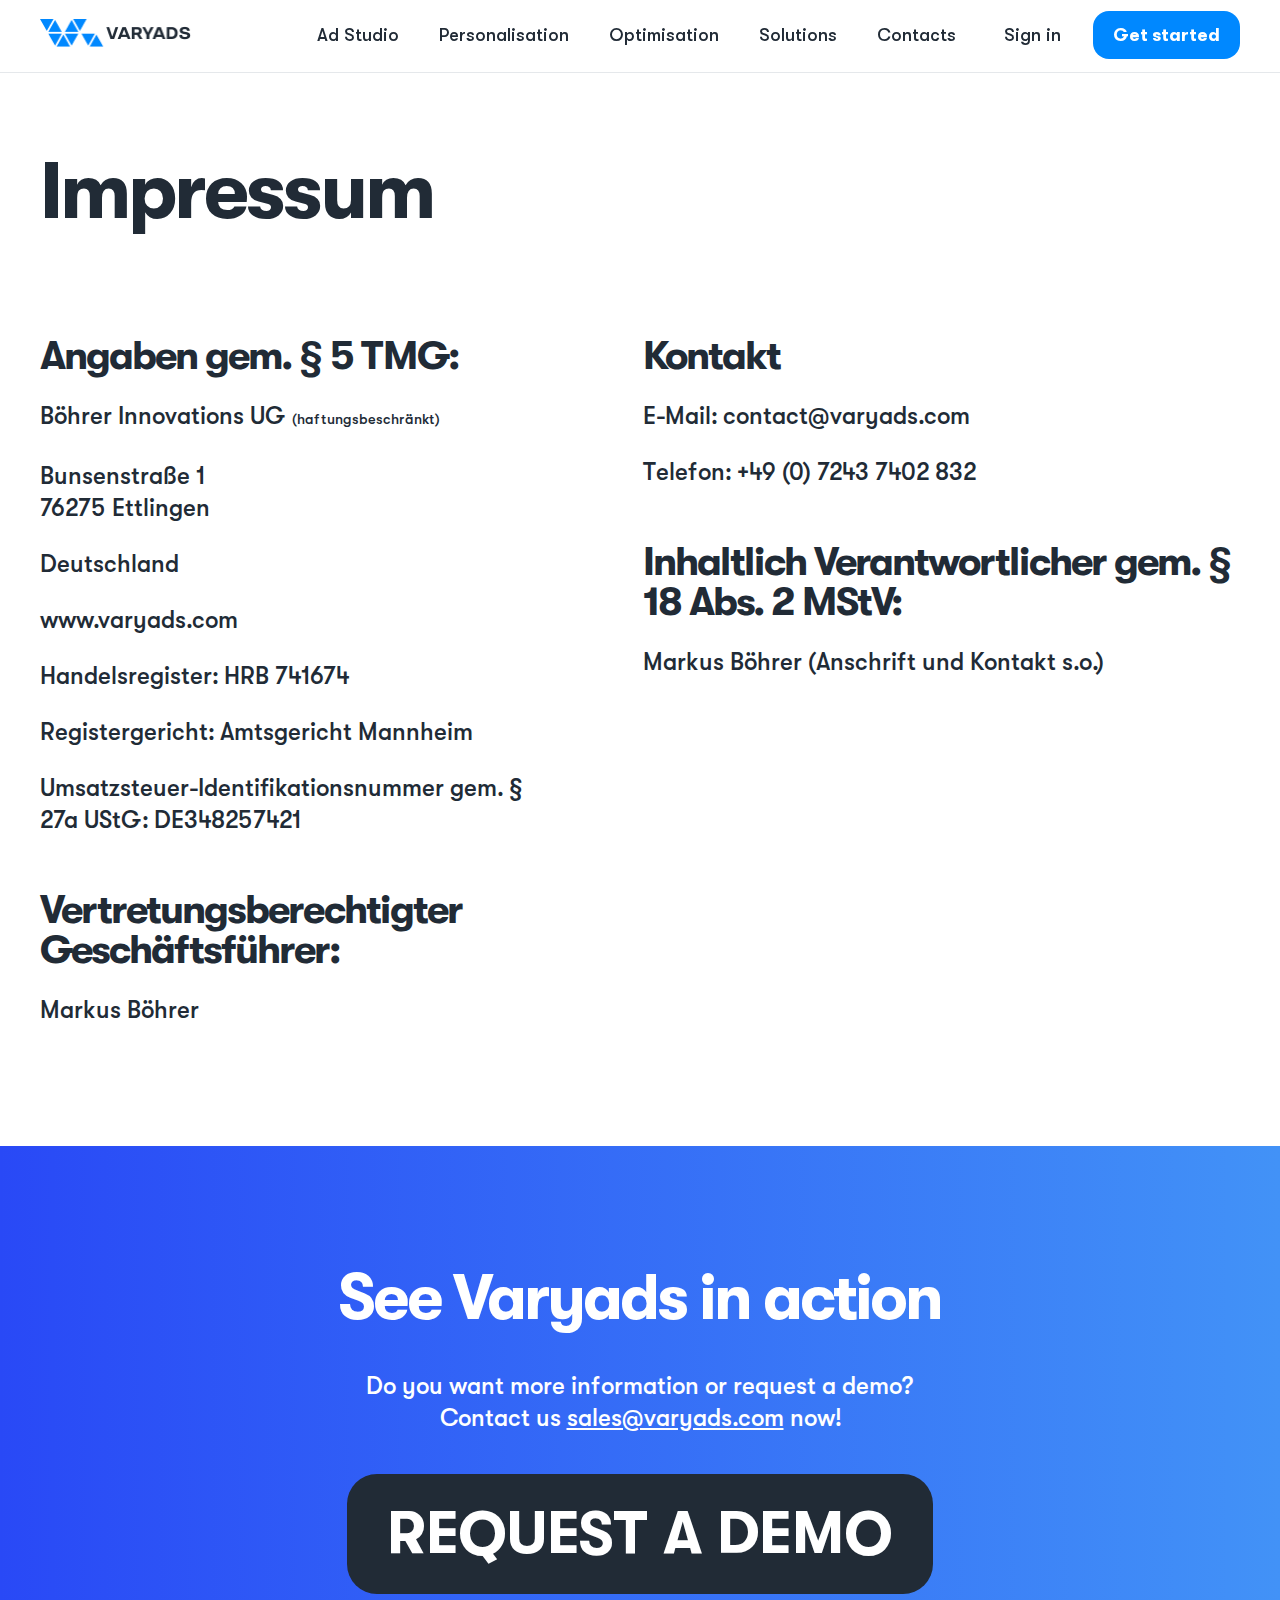
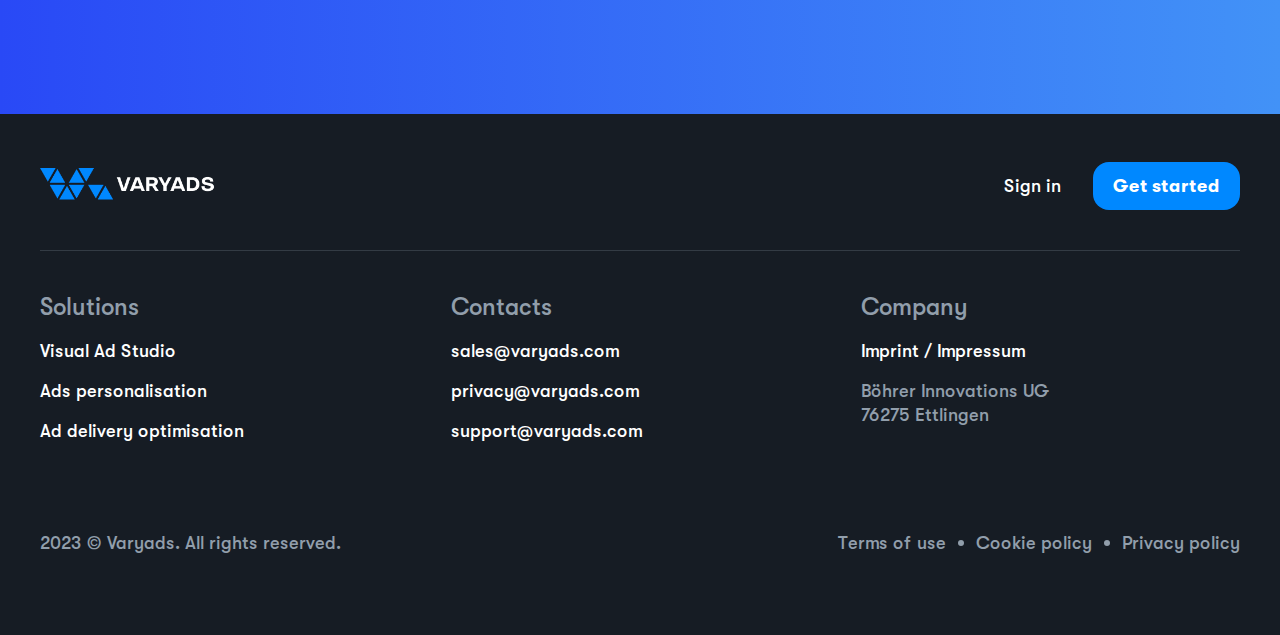
<file: impressum.html>
<!DOCTYPE html>
<html lang="en">

<head>
  <meta charset="UTF-8">
  <meta name="viewport" content="width=device-width, initial-scale=1.0">
  <link rel="icon" type="image/svg+xml" href="./imgicon.svg">

  <!-- fonts -->
  <link rel="stylesheet" href="./fonts/GTWalsheimPro/link.css">

  <!-- styles -->
  <link rel="stylesheet" href="./css/style.css">
  <link rel="stylesheet" href="./css/impressum.css">

  <title>Impressum</title>
</head>

<body>
  <div class="nav"> <!-- nav_dark -->
    <div class="container">
      <div class="nav__content">
        <a href="./" class="nav__logo">
          <img src="./img/logo.png" alt="VaryAds">
        </a>
        <a href="./" class="nav__logo nav__logo_light">
          <img src="./img/logo-light.png" alt="VaryAds">
        </a>
        <div class="nav__btns">
          <div class="nav__btns-links">
            <a href="./" class="nav__link nav-pc">Ad Studio</a>
            <a href="./#personalisation" class="nav__link nav-pc">Personalisation</a>
            <a href="./#optimisation" class="nav__link nav-pc">Optimisation</a>
            <a href="./#solutions" class="nav__link nav-pc">Solutions</a>
            <a href="./#contacts" class="nav__link nav-pc">Contacts</a>
          </div>
          <div class="lang nav-pc">
            <div class="lang__select">
              <img src="./img/flags/en.png" alt="en">
            </div>
            <div class="lang__list">
              <a href="./" class="lang__item active">
                <img src="./img/flags/en.png" alt="en" class="lang__flag">
                <span class="lang__text">English</span>
                <img src="./img/icons/checkmark.svg" class="lang__check">
              </a>
              <a href="./de" class="lang__item">
                <img src="./img/flags/de.png" alt="de" class="lang__flag">
                <span class="lang__text">Deutsch</span>
                <img src="./img/icons/checkmark.svg" class="lang__check">
              </a>
            </div>
          </div>
          <a href="#" class="nav__link nav-pc">Sign in</a>
          <a href="#" class="btn btn_primary">Get started</a>
          <button class="nav__mobile-btn">
            <img src="./img/icons/menu.svg" alt="menu">
            <div class="cross"></div>
          </button>
        </div>
      </div>
    </div>
  </div>
  <div class="nav_mobile">

    <a href="./" class="nav__link">Ad Studio</a>
    <a href="./#personalisation" class="nav__link">Personalisation</a>
    <a href="./#optimisation" class="nav__link">Optimisation</a>
    <a href="./#solutions" class="nav__link">Solutions</a>
    <a href="./#contacts" class="nav__link">Contacts</a>
    <div class="lang">
      <div class="lang__select">
        <img src="./img/flags/en.png" alt="en">
      </div>
      <div class="lang__list">
        <a href="./" class="lang__item active">
          <img src="./img/flags/en.png" alt="en" class="lang__flag">
          <span class="lang__text">English</span>
          <img src="./img/icons/checkmark.svg" class="lang__check">
        </a>
        <a href="./de" class="lang__item">
          <img src="./img/flags/de.png" alt="de" class="lang__flag">
          <span class="lang__text">Deutsch</span>
          <img src="./img/icons/checkmark.svg" class="lang__check">
        </a>
      </div>
    </div>
  </div>

  <section class="impressum">
    <div class="container">
      <h1 class="impressum__title">Impressum</h1>

      <div class="impressum__contact">
        <div class="impressum__col">
          <h3 class="impressum__subtitle">Angaben gem. § 5 TMG:</h3>
          <h3 class="impressum__text">Böhrer Innovations UG <small>(haftungsbeschränkt)</small></h3>
          <p class="impressum__text">Bunsenstraße 1<br>76275 Ettlingen</p>
          <p class="impressum__text">Deutschland</p>
          <p class="impressum__text">www.varyads.com</p>
          <p class="impressum__text">Handelsregister: HRB 741674</p>
          <p class="impressum__text">Registergericht: Amtsgericht Mannheim</p>
          <p class="impressum__text">Umsatzsteuer-Identifikationsnummer gem. § 27a UStG: DE348257421</p>
          <h3 class="impressum__subtitle">Vertretungsberechtigter Geschäftsführer:</h3>
          <p class="impressum__text">Markus Böhrer</p>
        </div>
        <div class="impressum__col">
          <h3 class="impressum__subtitle">Kontakt</h3>
          <p class="impressum__text">E-Mail: <a href="mailto:contact@varyads.com ">contact@varyads.com</a></p>
          <p class="impressum__text">Telefon: <a href="tel:+49(0)72437402832 ">+49 (0) 7243 7402 832</a></p>
          <h3 class="impressum__subtitle">Inhaltlich Verantwortlicher gem. § 18 Abs. 2 MStV:</h3>
          <p class="impressum__text">Markus Böhrer (Anschrift und Kontakt s.o.)</p>
        </div>
      </div>
    </div>
  </section>

  <section class="request" id="contacts">
    <div class="container">
      <div class="request__content">
        <h3 class="h2 request__title">See Varyads in action</h3>
        <p class="request__desc">Do you want more information or request a demo? <br>Contact us <a
            href="mailto:sales@varyads.com">sales@varyads.com</a> now!
        </p>
        <a href="mailto:sales@varyads.com" class="btn btn_request wow">Request a demo</a>
      </div>
    </div>
  </section>

  <footer class="footer">
    <div class="container">
      <div class="footer__head">
        <div class="footer__logo">
          <img src="./img/logo-light.png" alt="VaryAds">
        </div>
        <div class="footer__links">
          <div class="lang">
            <div class="lang__select">
              <img src="./img/flags/en.png" alt="en">
            </div>
            <div class="lang__list">
              <a href="./" class="lang__item active">
                <img src="./img/flags/en.png" alt="en" class="lang__flag">
                <span class="lang__text">English</span>
                <img src="./img/icons/checkmark.svg" class="lang__check">
              </a>
              <a href="./de" class="lang__item">
                <img src="./img/flags/de.png" alt="de" class="lang__flag">
                <span class="lang__text">Deutsch</span>
                <img src="./img/icons/checkmark.svg" class="lang__check">
              </a>
            </div>
          </div>
          <a href="#" class="footer__link footer__link_padding">Sign in</a>
          <a href="#" class="btn btn_primary">Get started</a>
        </div>
      </div>
      <div class="footer__body">
        <div class="footer__col">
          <h6 class="footer__title">Solutions</h6>
          <a href="./#visual" class="footer__link">Visual Ad Studio</a>
          <a href="./#personalization" class="footer__link">Ads personalisation</a>
          <a href="./#delivery" class="footer__link">Ad delivery optimisation</a>
        </div>
        <div class="footer__col">
          <h6 class="footer__title">Contacts</h6>
          <a href="mailto:sales@varyads.com" class="footer__link">sales@varyads.com</a>
          <a href="mailto:privacy@varyads.com" class="footer__link">privacy@varyads.com</a>
          <a href="mailto:support@varyads.com" class="footer__link">support@varyads.com</a>
        </div>
        <div class="footer__col">
          <h6 class="footer__title">Company</h6>
          <a href="./impressum" class="footer__link">Imprint / Impressum</a>
          <p class="footer__text">Böhrer Innovations UG<br>76275 Ettlingen</p>
        </div>
      </div>
      <div class="footer__footer">
        <p class="footer__text">2023 © Varyads. All rights reserved.</p>
        <div class="footer__row">
          <a href="./terms" class="footer__link footer__link_dark">Terms of use</a>
          <span class="footer__dot"></span>
          <a href="./cookie" class="footer__link footer__link_dark">Cookie policy</a>
          <span class="footer__dot"></span>
          <a href="./policy" class="footer__link footer__link_dark">Privacy policy</a>
        </div>
      </div>
    </div>
  </footer>

  <script src="./js/nav.js"></script>
</body>

</html>
</file>
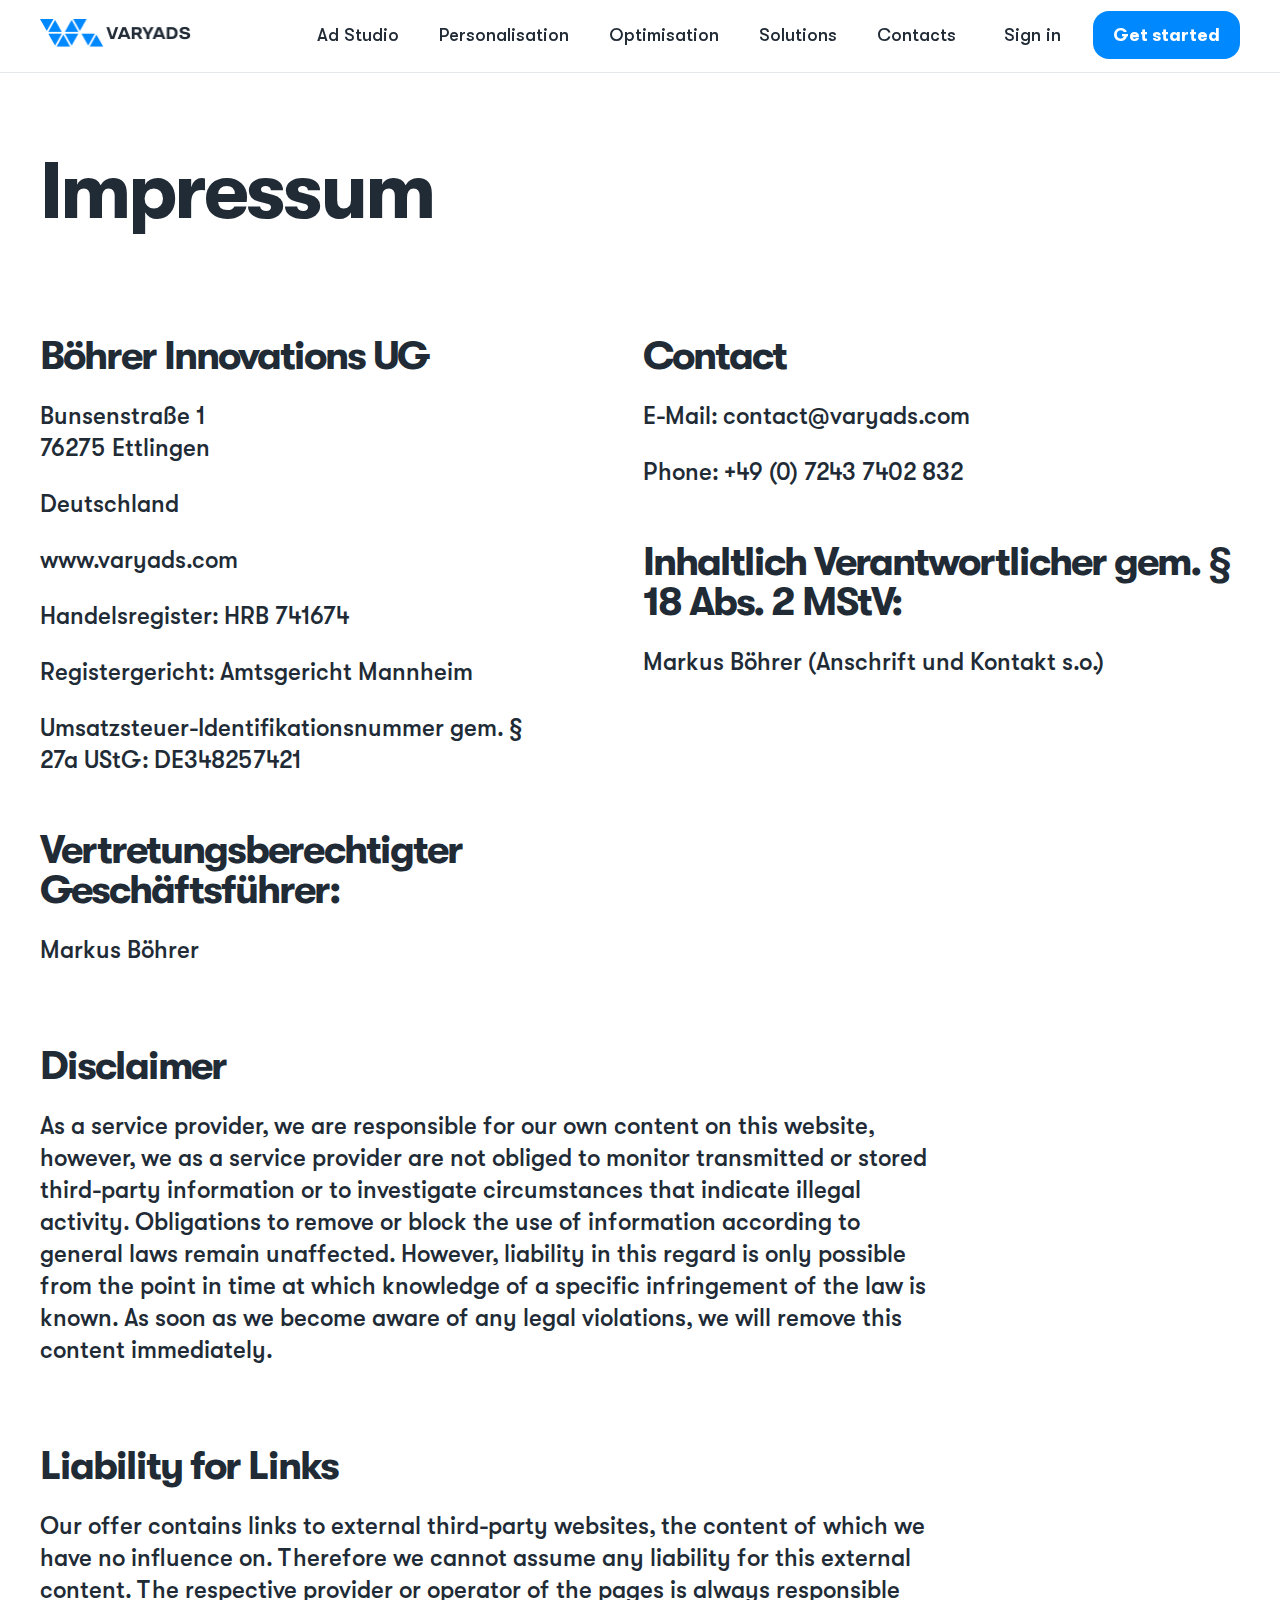
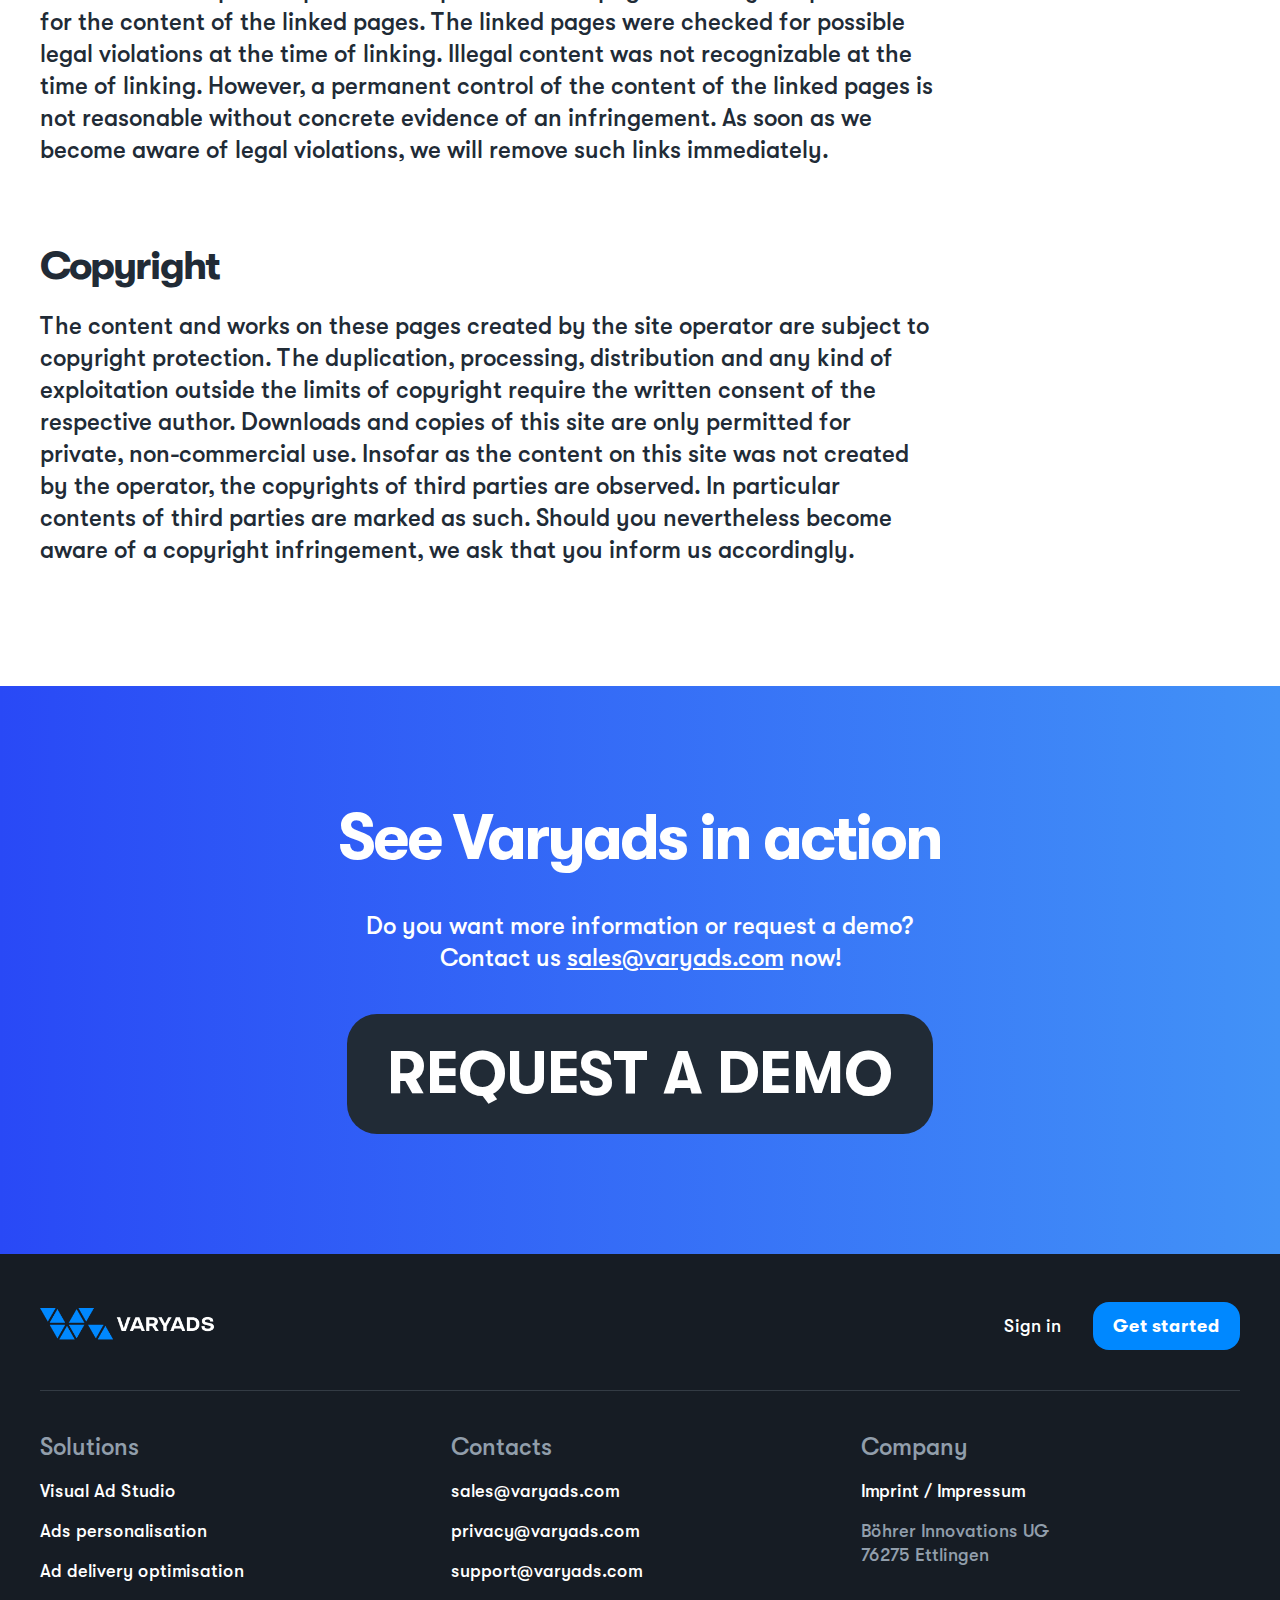
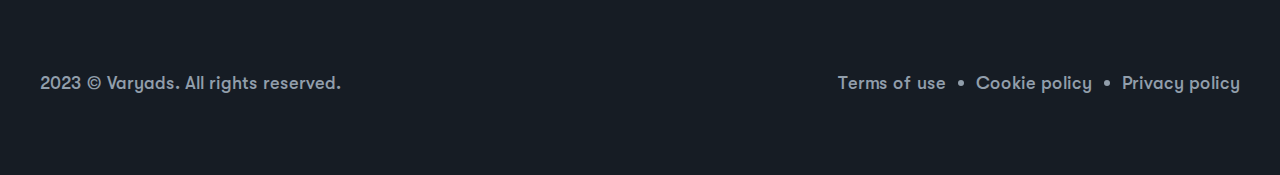
<file: imprint.html>
<!DOCTYPE html>
<html lang="en">

<head>
  <meta charset="UTF-8">
  <meta name="viewport" content="width=device-width, initial-scale=1.0">
  <link rel="icon" type="image/svg+xml" href="./imgicon.svg">

  <!-- fonts -->
  <link rel="stylesheet" href="./fonts/GTWalsheimPro/link.css">

  <!-- styles -->
  <link rel="stylesheet" href="./css/style.css">
  <link rel="stylesheet" href="./css/impressum.css">

  <title>Impressum</title>
</head>

<body>
  <div class="nav"> <!-- nav_dark -->
    <div class="container">
      <div class="nav__content">
        <a href="/" class="nav__logo">
          <img src="./img/logo.png" alt="VaryAds">
        </a>
        <a href="/" class="nav__logo nav__logo_light">
          <img src="./img/logo-light.png" alt="VaryAds">
        </a>
        <div class="nav__btns">
          <div class="nav__btns-links">
            <a href="/" class="nav__link nav-pc">Ad Studio</a>
            <a href="/#personalisation" class="nav__link nav-pc">Personalisation</a>
            <a href="/#optimisation" class="nav__link nav-pc">Optimisation</a>
            <a href="/#solutions" class="nav__link nav-pc">Solutions</a>
            <a href="/#contacts" class="nav__link nav-pc">Contacts</a>
          </div>
          <div class="lang nav-pc">
            <div class="lang__select">
              <img src="./img/flags/en.png" alt="en">
            </div>
            <div class="lang__list">
              <a href="./" class="lang__item active">
                <img src="./img/flags/en.png" alt="en" class="lang__flag">
                <span class="lang__text">English</span>
                <img src="./img/icons/checkmark.svg" class="lang__check">
              </a>
              <a href="./de" class="lang__item">
                <img src="./img/flags/de.png" alt="de" class="lang__flag">
                <span class="lang__text">Deutsch</span>
                <img src="./img/icons/checkmark.svg" class="lang__check">
              </a>
            </div>
          </div>
          <a href="#" class="nav__link nav-pc">Sign in</a>
          <a href="#" class="btn btn_primary">Get started</a>
          <button class="nav__mobile-btn">
            <img src="./img/icons/menu.svg" alt="menu">
            <div class="cross"></div>
          </button>
        </div>
      </div>
    </div>
  </div>
  <div class="nav_mobile">

    <a href="/" class="nav__link">Ad Studio</a>
    <a href="/#personalisation" class="nav__link">Personalisation</a>
    <a href="/#optimisation" class="nav__link">Optimisation</a>
    <a href="/#solutions" class="nav__link">Solutions</a>
    <a href="/#contacts" class="nav__link">Contacts</a>
    <div class="lang">
      <div class="lang__select">
        <img src="./img/flags/en.png" alt="en">
      </div>
      <div class="lang__list">
        <a href="./" class="lang__item active">
          <img src="./img/flags/en.png" alt="en" class="lang__flag">
          <span class="lang__text">English</span>
          <img src="./img/icons/checkmark.svg" class="lang__check">
        </a>
        <a href="./de" class="lang__item">
          <img src="./img/flags/de.png" alt="de" class="lang__flag">
          <span class="lang__text">Deutsch</span>
          <img src="./img/icons/checkmark.svg" class="lang__check">
        </a>
      </div>
    </div>
  </div>

  <section class="impressum">
    <div class="container">
      <h1 class="impressum__title">Impressum</h1>

      <div class="impressum__contact">
        <div class="impressum__col">
          <h3 class="impressum__subtitle">Böhrer Innovations UG</h3>
          <p class="impressum__text">Bunsenstraße 1<br>76275 Ettlingen</p>
          <p class="impressum__text">Deutschland</p>
          <p class="impressum__text">www.varyads.com</p>
          <p class="impressum__text">Handelsregister: HRB 741674</p>
          <p class="impressum__text">Registergericht: Amtsgericht Mannheim</p>
          <p class="impressum__text">Umsatzsteuer-Identifikationsnummer gem. § 27a UStG: DE348257421</p>
          <h3 class="impressum__subtitle">Vertretungsberechtigter Geschäftsführer:</h3>
          <p class="impressum__text">Markus Böhrer</p>
        </div>
        <div class="impressum__col">
          <h3 class="impressum__subtitle">Contact</h3>
          <p class="impressum__text">E-Mail: <a href="mailto:contact@varyads.com ">contact@varyads.com</a></p>
          <p class="impressum__text">Phone: <a href="tel:+49(0)72437402832 ">+49 (0) 7243 7402 832</a></p>
          <h3 class="impressum__subtitle">Inhaltlich Verantwortlicher gem. § 18 Abs. 2 MStV:</h3>
          <p class="impressum__text">Markus Böhrer (Anschrift und Kontakt s.o.)</p>
        </div>
      </div>
      <div class="impressum__block">
        <h3 class="impressum__subtitle">Disclaimer</h3>
        <p class="impressum__text">As a service provider, we are responsible for our own content on this website,
          however, we as a service provider are not obliged to monitor transmitted or stored third-party information or
          to investigate circumstances that indicate illegal activity. Obligations to remove or block the use of
          information according to general laws remain unaffected. However, liability in this regard is only possible
          from the point in time at which knowledge of a specific infringement of the law is known. As soon as we become
          aware of any legal violations, we will remove this content immediately.</p>
      </div>
      <div class="impressum__block">
        <h3 class="impressum__subtitle">Liability for Links</h3>
        <p class="impressum__text">Our offer contains links to external third-party websites, the content of which we
          have no influence on. Therefore we cannot assume any liability for this external content. The respective
          provider or operator of the pages is always responsible for the content of the linked pages. The linked pages
          were checked for possible legal violations at the time of linking. Illegal content was not recognizable at the
          time of linking. However, a permanent control of the content of the linked pages is not reasonable without
          concrete evidence of an infringement. As soon as we become aware of legal violations, we will remove such
          links immediately.</p>
      </div>
      <div class="impressum__block">
        <h3 class="impressum__subtitle">Copyright</h3>
        <p class="impressum__text">The content and works on these pages created by the site operator are subject to
          copyright protection. The duplication, processing, distribution and any kind of exploitation outside the
          limits of copyright require the written consent of the respective author. Downloads and copies of this site
          are only permitted for private, non-commercial use. Insofar as the content on this site was not created by the
          operator, the copyrights of third parties are observed. In particular contents of third parties are marked as
          such. Should you nevertheless become aware of a copyright infringement, we ask that you inform us accordingly.
        </p>
      </div>
    </div>
  </section>

  <section class="request" id="contacts">
    <div class="container">
      <div class="request__content">
        <h3 class="h2 request__title">See Varyads in action</h3>
        <p class="request__desc">Do you want more information or request a demo? <br>Contact us <a
            href="mailto:sales@varyads.com">sales@varyads.com</a> now!
        </p>
        <a href="mailto:sales@varyads.com" class="btn btn_request wow">Request a demo</a>
      </div>
    </div>
  </section>

  <footer class="footer">
    <div class="container">
      <div class="footer__head">
        <div class="footer__logo">
          <img src="./img/logo-light.png" alt="VaryAds">
        </div>
        <div class="footer__links">
          <div class="lang">
            <div class="lang__select">
              <img src="./img/flags/en.png" alt="en">
            </div>
            <div class="lang__list">
              <a href="./" class="lang__item active">
                <img src="./img/flags/en.png" alt="en" class="lang__flag">
                <span class="lang__text">English</span>
                <img src="./img/icons/checkmark.svg" class="lang__check">
              </a>
              <a href="./de" class="lang__item">
                <img src="./img/flags/de.png" alt="de" class="lang__flag">
                <span class="lang__text">Deutsch</span>
                <img src="./img/icons/checkmark.svg" class="lang__check">
              </a>
            </div>
          </div>
          <a href="#" class="footer__link footer__link_padding">Sign in</a>
          <a href="#" class="btn btn_primary">Get started</a>
        </div>
      </div>
      <div class="footer__body">
        <div class="footer__col">
          <h6 class="footer__title">Solutions</h6>
          <a href="/#visual" class="footer__link">Visual Ad Studio</a>
          <a href="/#personalization" class="footer__link">Ads personalisation</a>
          <a href="/#delivery" class="footer__link">Ad delivery optimisation</a>
        </div>
        <div class="footer__col">
          <h6 class="footer__title">Contacts</h6>
          <a href="mailto:sales@varyads.com" class="footer__link">sales@varyads.com</a>
          <a href="mailto:privacy@varyads.com" class="footer__link">privacy@varyads.com</a>
          <a href="mailto:support@varyads.com" class="footer__link">support@varyads.com</a>
        </div>
        <div class="footer__col">
          <h6 class="footer__title">Company</h6>
          <a href="./imprint.html" class="footer__link">Imprint / Impressum</a>
          <p class="footer__text">Böhrer Innovations UG<br>76275 Ettlingen</p>
        </div>
      </div>
      <div class="footer__footer">
        <p class="footer__text">2023 © Varyads. All rights reserved.</p>
        <div class="footer__row">
          <a href="#" class="footer__link footer__link_dark">Terms of use</a>
          <span class="footer__dot"></span>
          <a href="#" class="footer__link footer__link_dark">Cookie policy</a>
          <span class="footer__dot"></span>
          <a href="#" class="footer__link footer__link_dark">Privacy policy</a>
        </div>
      </div>
    </div>
  </footer>

  <script src="./js/nav.js"></script>
</body>

</html>
</file>
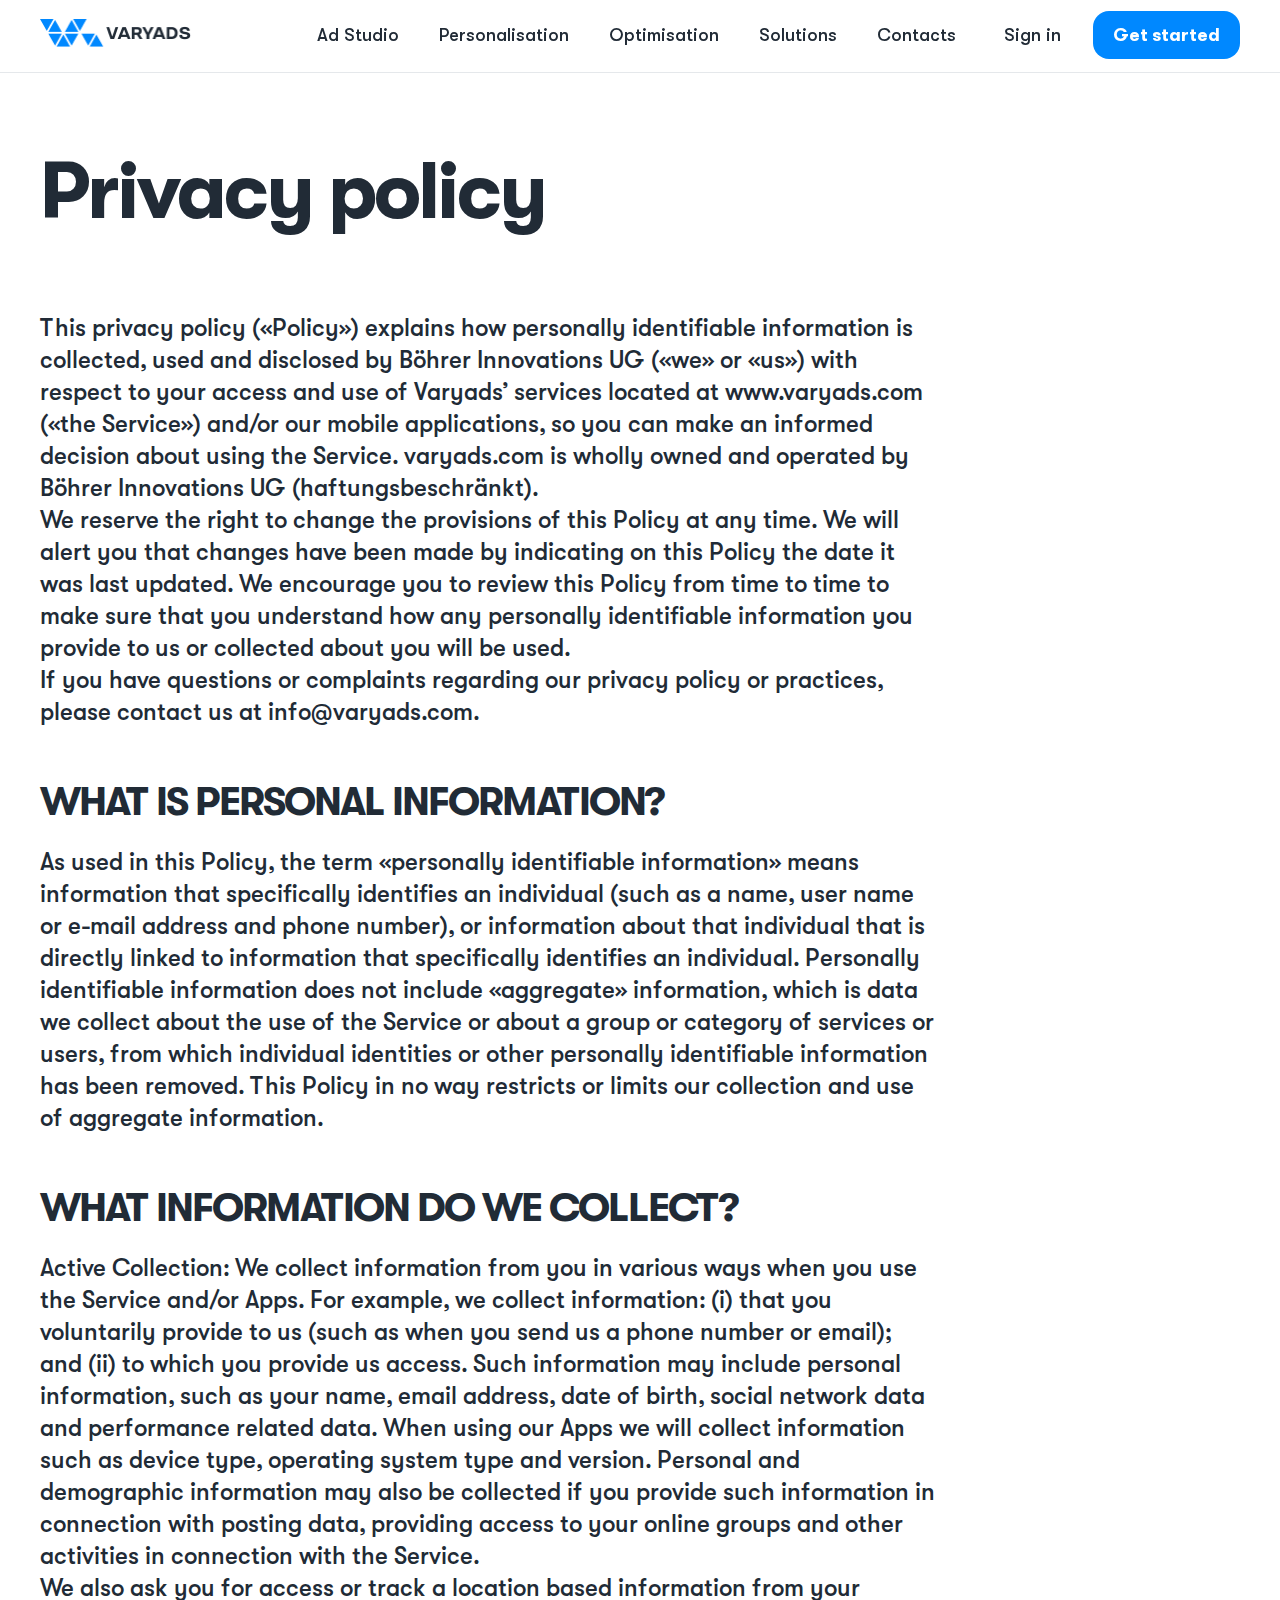
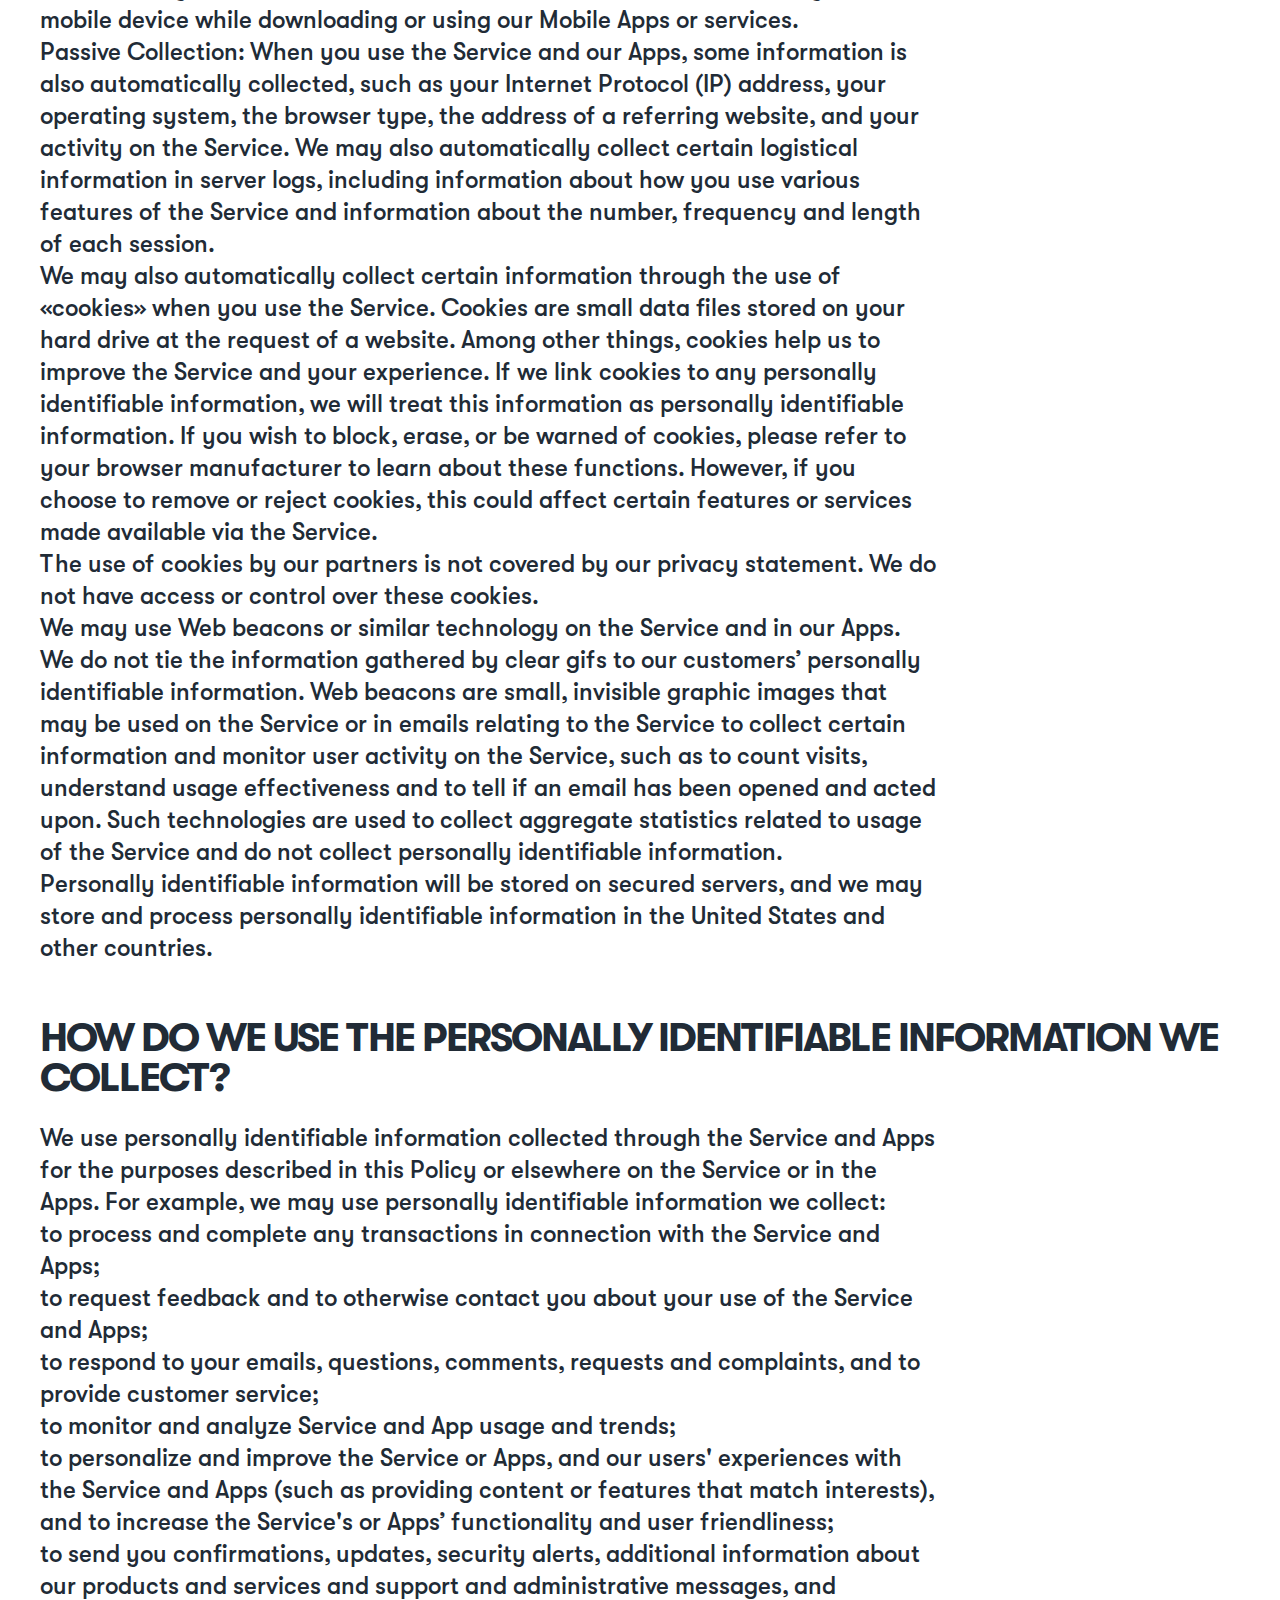
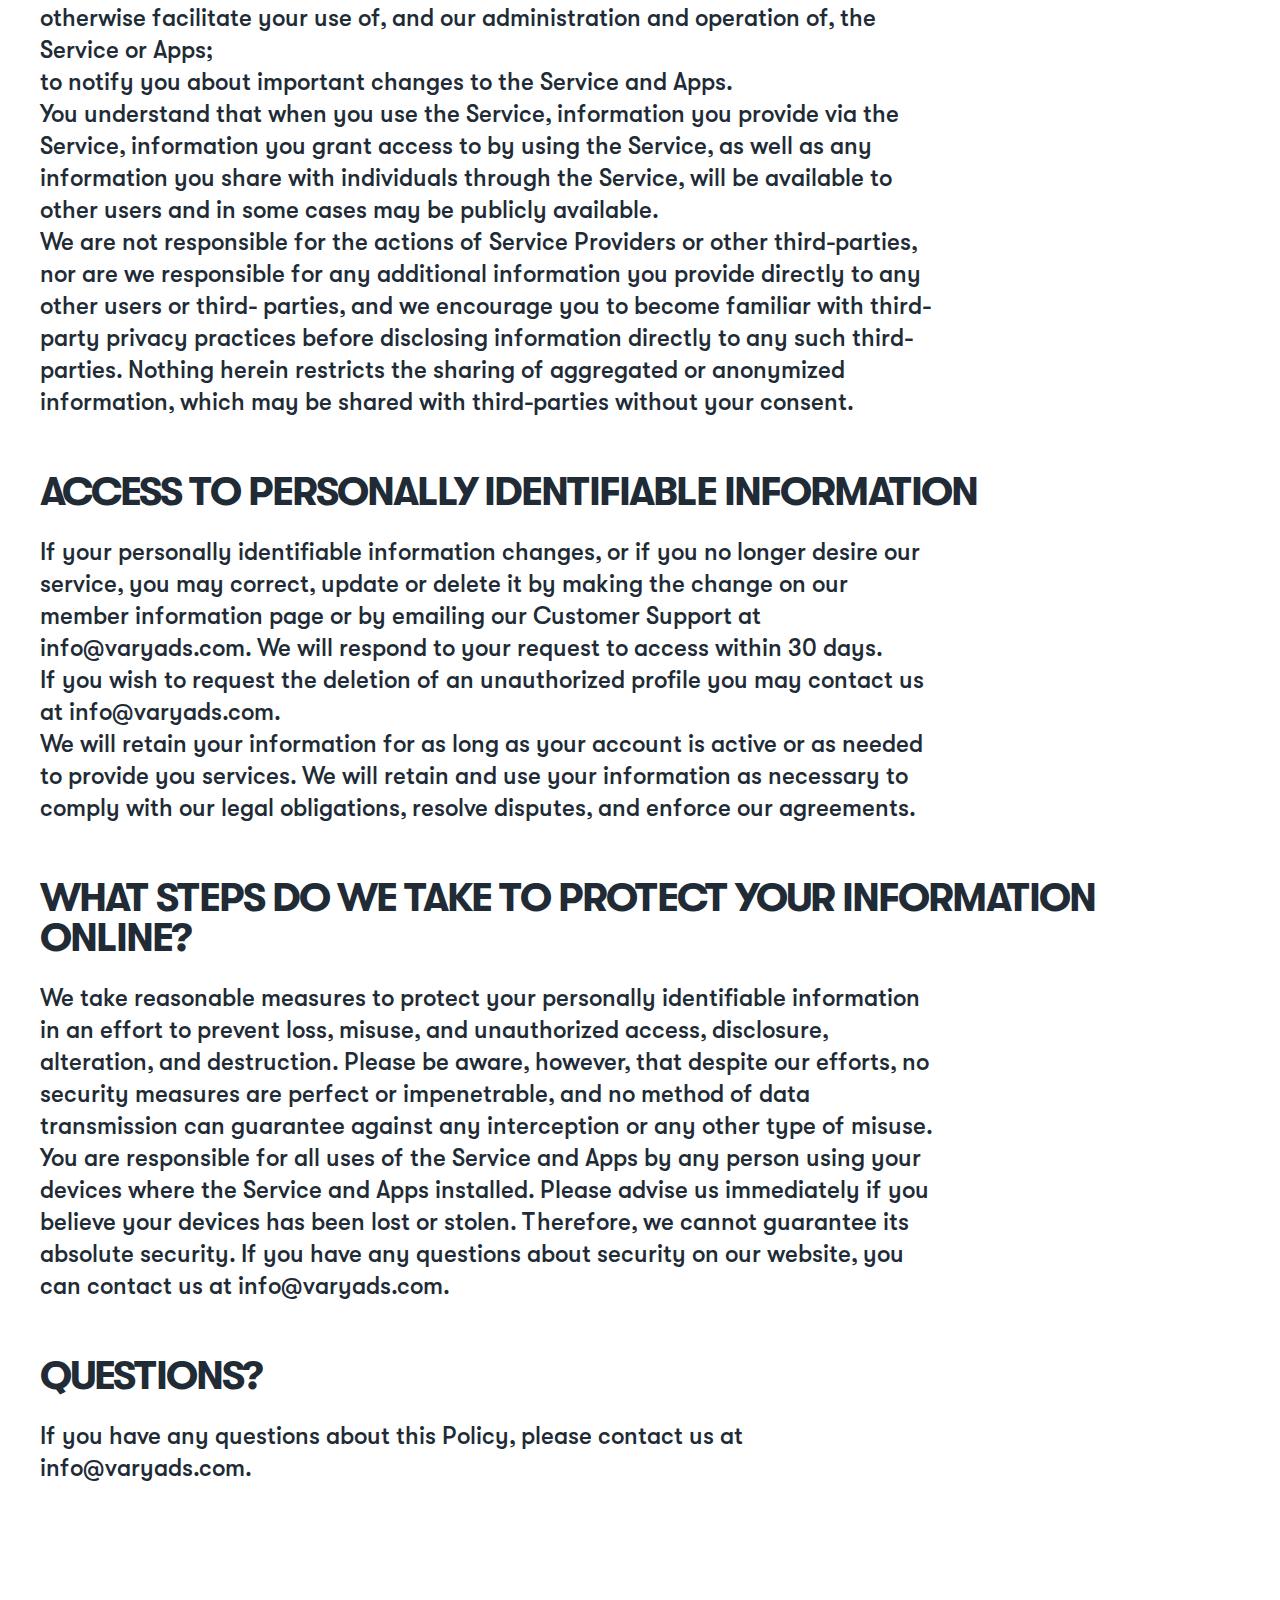
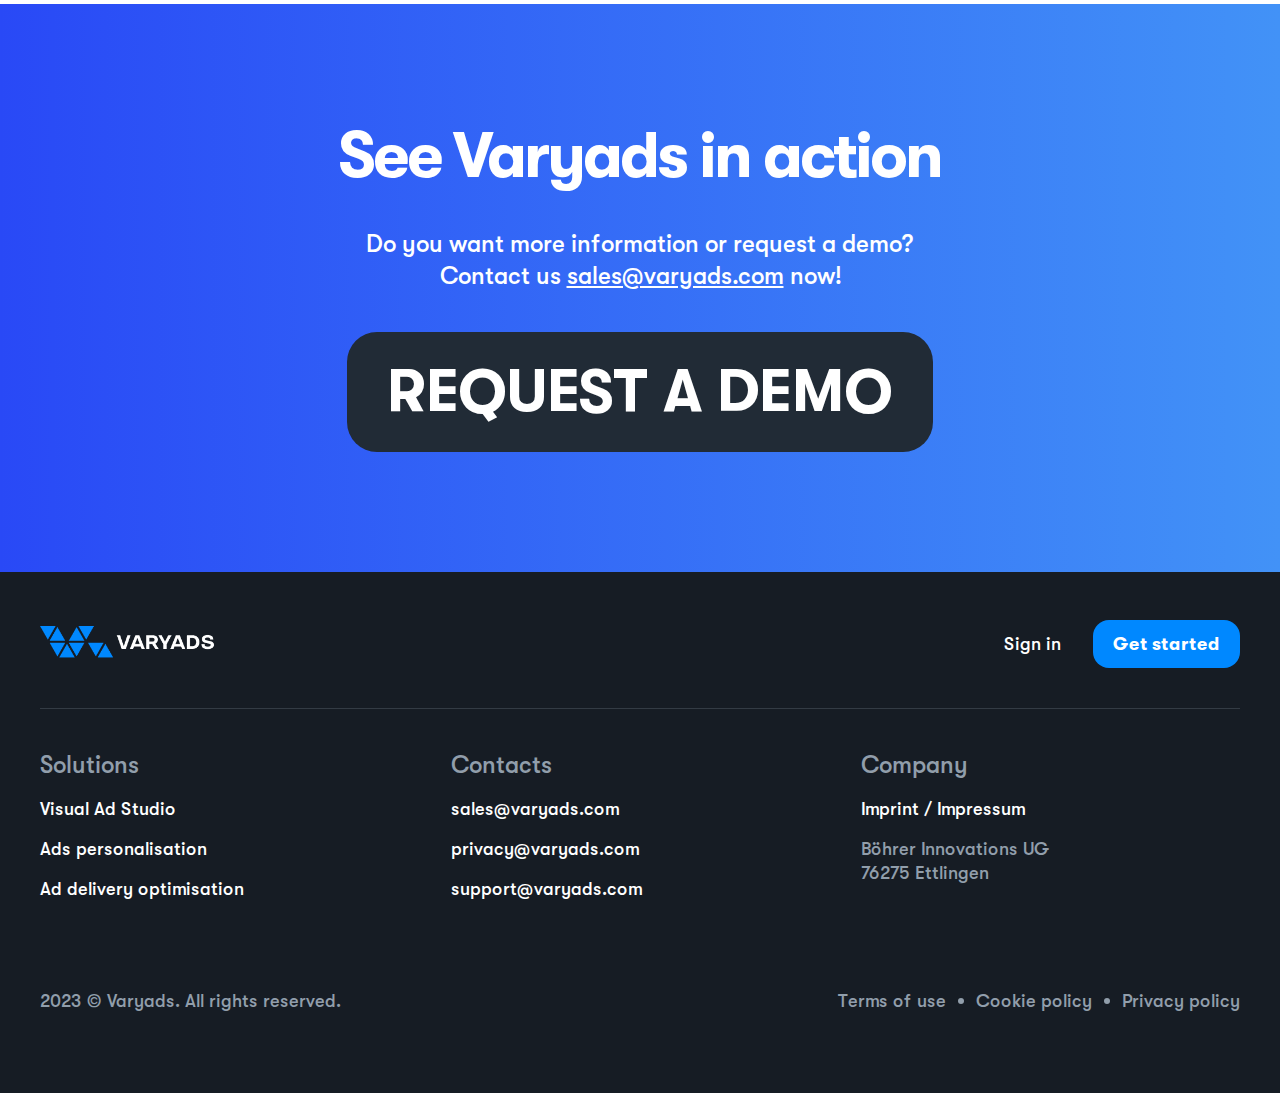
<file: policy.html>
<!DOCTYPE html>
<html lang="en">

<head>
  <meta charset="UTF-8">
  <meta name="viewport" content="width=device-width, initial-scale=1.0">
  <link rel="icon" type="image/svg+xml" href="./imgicon.svg">

  <!-- fonts -->
  <link rel="stylesheet" href="./fonts/GTWalsheimPro/link.css">

  <!-- styles -->
  <link rel="stylesheet" href="./css/style.css">
  <link rel="stylesheet" href="./css/impressum.css">

  <title>Privacy policy</title>
</head>

<body>
  <div class="nav"> <!-- nav_dark -->
    <div class="container">
      <div class="nav__content">
        <a href="./" class="nav__logo">
          <img src="./img/logo.png" alt="VaryAds">
        </a>
        <a href="./" class="nav__logo nav__logo_light">
          <img src="./img/logo-light.png" alt="VaryAds">
        </a>
        <div class="nav__btns">
          <div class="nav__btns-links">
            <a href="./" class="nav__link nav-pc">Ad Studio</a>
            <a href="./#personalisation" class="nav__link nav-pc">Personalisation</a>
            <a href="./#optimisation" class="nav__link nav-pc">Optimisation</a>
            <a href="./#solutions" class="nav__link nav-pc">Solutions</a>
            <a href="./#contacts" class="nav__link nav-pc">Contacts</a>
          </div>
          <div class="lang nav-pc">
            <div class="lang__select">
              <img src="./img/flags/en.png" alt="en">
            </div>
            <div class="lang__list">
              <a href="./" class="lang__item active">
                <img src="./img/flags/en.png" alt="en" class="lang__flag">
                <span class="lang__text">English</span>
                <img src="./img/icons/checkmark.svg" class="lang__check">
              </a>
              <a href="./de" class="lang__item">
                <img src="./img/flags/de.png" alt="de" class="lang__flag">
                <span class="lang__text">Deutsch</span>
                <img src="./img/icons/checkmark.svg" class="lang__check">
              </a>
            </div>
          </div>
          <a href="#" class="nav__link nav-pc">Sign in</a>
          <a href="#" class="btn btn_primary">Get started</a>
          <button class="nav__mobile-btn">
            <img src="./img/icons/menu.svg" alt="menu">
            <div class="cross"></div>
          </button>
        </div>
      </div>
    </div>
  </div>
  <div class="nav_mobile">

    <a href="./" class="nav__link">Ad Studio</a>
    <a href="./#personalisation" class="nav__link">Personalisation</a>
    <a href="./#optimisation" class="nav__link">Optimisation</a>
    <a href="./#solutions" class="nav__link">Solutions</a>
    <a href="./#contacts" class="nav__link">Contacts</a>
    <div class="lang">
      <div class="lang__select">
        <img src="./img/flags/en.png" alt="en">
      </div>
      <div class="lang__list">
        <a href="./" class="lang__item active">
          <img src="./img/flags/en.png" alt="en" class="lang__flag">
          <span class="lang__text">English</span>
          <img src="./img/icons/checkmark.svg" class="lang__check">
        </a>
        <a href="./de" class="lang__item">
          <img src="./img/flags/de.png" alt="de" class="lang__flag">
          <span class="lang__text">Deutsch</span>
          <img src="./img/icons/checkmark.svg" class="lang__check">
        </a>
      </div>
    </div>
  </div>

  <section class="impressum">
    <div class="container">
      <h1 class="impressum__title">Privacy policy</h1>

      <div class="impressum__block">
        <p class="impressum__text">This privacy policy («Policy») explains how personally identifiable information is
          collected, used and disclosed by Böhrer Innovations UG («we» or «us») with respect to your access and use of
          Varyads’ services located at www.varyads.com («the Service») and/or our mobile applications, so you can make
          an informed decision about using the Service. varyads.com is wholly owned and operated by Böhrer Innovations
          UG (haftungsbeschränkt).<br>
          We reserve the right to change the provisions of this Policy at any time. We will alert you that changes have
          been made by indicating on this Policy the date it was last updated. We encourage you to review this Policy
          from time to time to make sure that you understand how any personally identifiable information you provide to
          us or collected about you will be used.<br>
          If you have questions or complaints regarding our privacy policy or practices, please contact us at
          info@varyads.com.
        </p>
        <h3 class="impressum__subtitle">WHAT IS PERSONAL INFORMATION?</h3>
        <p class="impressum__text">As used in this Policy, the term «personally identifiable information» means
          information that specifically identifies an individual (such as a name, user name or e-mail address and phone
          number), or information about that individual that is directly linked to information that specifically
          identifies an individual. Personally identifiable information does not include «aggregate» information, which
          is data we collect about the use of the Service or about a group or category of services or users, from which
          individual identities or other personally identifiable information has been removed. This Policy in no way
          restricts or limits our collection and use of aggregate information.</p>

        <h3 class="impressum__subtitle">WHAT INFORMATION DO WE COLLECT?</h3>
        <p class="impressum__text">Active Collection: We collect information from you in various ways when you use the
          Service and/or Apps. For example, we collect information: (i) that you voluntarily provide to us (such as when
          you send us a phone number or email); and (ii) to which you provide us access. Such information may include
          personal information, such as your name, email address, date of birth, social network data and performance
          related data. When using our Apps we will collect information such as device type, operating system type and
          version. Personal and demographic information may also be collected if you provide such information in
          connection with posting data, providing access to your online groups and other activities in connection with
          the Service.<br>
          We also ask you for access or track a location based information from your mobile device while downloading or
          using our Mobile Apps or services.<br>
          Passive Collection: When you use the Service and our Apps, some information is also automatically collected,
          such as your Internet Protocol (IP) address, your operating system, the browser type, the address of a
          referring website, and your activity on the Service. We may also automatically collect certain logistical
          information in server logs, including information about how you use various features of the Service and
          information about the number, frequency and length of each session.<br>
          We may also automatically collect certain information through the use of «cookies» when you use the Service.
          Cookies are small data files stored on your hard drive at the request of a website. Among other things,
          cookies help us to improve the Service and your experience. If we link cookies to any personally identifiable
          information, we will treat this information as personally identifiable information. If you wish to block,
          erase, or be warned of cookies, please refer to your browser manufacturer to learn about these functions.
          However, if you choose to remove or reject cookies, this could affect certain features or services made
          available via the Service.<br>
          The use of cookies by our partners is not covered by our privacy statement. We do not have access or control
          over these cookies.<br>
          We may use Web beacons or similar technology on the Service and in our Apps. We do not tie the information
          gathered by clear gifs to our customers’ personally identifiable information. Web beacons are small, invisible
          graphic images that may be used on the Service or in emails relating to the Service to collect certain
          information and monitor user activity on the Service, such as to count visits, understand usage effectiveness
          and to tell if an email has been opened and acted upon. Such technologies are used to collect aggregate
          statistics related to usage of the Service and do not collect personally identifiable information.<br>
          Personally identifiable information will be stored on secured servers, and we may store and process personally
          identifiable information in the United States and other countries.</p>

        <h3 class="impressum__subtitle">HOW DO WE USE THE PERSONALLY IDENTIFIABLE INFORMATION WE COLLECT?</h3>
        <p class="impressum__text">We use personally identifiable information collected through the Service and Apps for
          the purposes described in this Policy or elsewhere on the Service or in the Apps. For example, we may use
          personally identifiable information we collect:<br>
          to process and complete any transactions in connection with the Service and Apps;<br>
          to request feedback and to otherwise contact you about your use of the Service and Apps;<br>
          to respond to your emails, questions, comments, requests and complaints, and to provide customer service;<br>
          to monitor and analyze Service and App usage and trends;<br>
          to personalize and improve the Service or Apps, and our users' experiences with the Service and Apps (such as
          providing content or features that match interests), and to increase the Service's or Apps’ functionality and
          user friendliness;<br>
          to send you confirmations, updates, security alerts, additional information about our products and services
          and support and administrative messages, and otherwise facilitate your use of, and our administration and
          operation of, the Service or Apps;<br>
          to notify you about important changes to the Service and Apps.<br>
          You understand that when you use the Service, information you provide via the Service, information you grant
          access to by using the Service, as well as any information you share with individuals through the Service,
          will be available to other users and in some cases may be publicly available.<br>
          We are not responsible for the actions of Service Providers or other third-parties, nor are we responsible for
          any additional information you provide directly to any other users or third- parties, and we encourage you to
          become familiar with third-party privacy practices before disclosing information directly to any such
          third-parties. Nothing herein restricts the sharing of aggregated or anonymized information, which may be
          shared with third-parties without your consent.</p>

        <h3 class="impressum__subtitle">ACCESS TO PERSONALLY IDENTIFIABLE INFORMATION</h3>
        <p class="impressum__text">If your personally identifiable information changes, or if you no longer desire our
          service, you may correct, update or delete it by making the change on our member information page or by
          emailing our Customer Support at info@varyads.com. We will respond to your request to access within 30
          days.<br>
          If you wish to request the deletion of an unauthorized profile you may contact us at info@varyads.com.<br>
          We will retain your information for as long as your account is active or as needed to provide you services. We
          will retain and use your information as necessary to comply with our legal obligations, resolve disputes, and
          enforce our agreements.</p>

        <h3 class="impressum__subtitle">WHAT STEPS DO WE TAKE TO PROTECT YOUR INFORMATION ONLINE?</h3>
        <p class="impressum__text">We take reasonable measures to protect your personally identifiable information in an
          effort to prevent loss, misuse, and unauthorized access, disclosure, alteration, and destruction. Please be
          aware, however, that despite our efforts, no security measures are perfect or impenetrable, and no method of
          data transmission can guarantee against any interception or any other type of misuse. You are responsible for
          all uses of the Service and Apps by any person using your devices where the Service and Apps installed. Please
          advise us immediately if you believe your devices has been lost or stolen. Therefore, we cannot guarantee its
          absolute security. If you have any questions about security on our website, you can contact us at
          info@varyads.com.</p>

        <h3 class="impressum__subtitle">QUESTIONS?</h3>
        <p class="impressum__text">If you have any questions about this Policy, please contact us at info@varyads.com.
        </p>

      </div>
    </div>
  </section>

  <section class="request" id="contacts">
    <div class="container">
      <div class="request__content">
        <h3 class="h2 request__title">See Varyads in action</h3>
        <p class="request__desc">Do you want more information or request a demo? <br>Contact us <a
            href="mailto:sales@varyads.com">sales@varyads.com</a> now!
        </p>
        <a href="mailto:sales@varyads.com" class="btn btn_request wow">Request a demo</a>
      </div>
    </div>
  </section>

  <footer class="footer">
    <div class="container">
      <div class="footer__head">
        <div class="footer__logo">
          <img src="./img/logo-light.png" alt="VaryAds">
        </div>
        <div class="footer__links">
          <div class="lang">
            <div class="lang__select">
              <img src="./img/flags/en.png" alt="en">
            </div>
            <div class="lang__list">
              <a href="./" class="lang__item active">
                <img src="./img/flags/en.png" alt="en" class="lang__flag">
                <span class="lang__text">English</span>
                <img src="./img/icons/checkmark.svg" class="lang__check">
              </a>
              <a href="./de" class="lang__item">
                <img src="./img/flags/de.png" alt="de" class="lang__flag">
                <span class="lang__text">Deutsch</span>
                <img src="./img/icons/checkmark.svg" class="lang__check">
              </a>
            </div>
          </div>
          <a href="#" class="footer__link footer__link_padding">Sign in</a>
          <a href="#" class="btn btn_primary">Get started</a>
        </div>
      </div>
      <div class="footer__body">
        <div class="footer__col">
          <h6 class="footer__title">Solutions</h6>
          <a href="./#visual" class="footer__link">Visual Ad Studio</a>
          <a href="./#personalization" class="footer__link">Ads personalisation</a>
          <a href="./#delivery" class="footer__link">Ad delivery optimisation</a>
        </div>
        <div class="footer__col">
          <h6 class="footer__title">Contacts</h6>
          <a href="mailto:sales@varyads.com" class="footer__link">sales@varyads.com</a>
          <a href="mailto:privacy@varyads.com" class="footer__link">privacy@varyads.com</a>
          <a href="mailto:support@varyads.com" class="footer__link">support@varyads.com</a>
        </div>
        <div class="footer__col">
          <h6 class="footer__title">Company</h6>
          <a href="./impressum" class="footer__link">Imprint / Impressum</a>
          <p class="footer__text">Böhrer Innovations UG<br>76275 Ettlingen</p>
        </div>
      </div>
      <div class="footer__footer">
        <p class="footer__text">2023 © Varyads. All rights reserved.</p>
        <div class="footer__row">
          <a href="./terms" class="footer__link footer__link_dark">Terms of use</a>
          <span class="footer__dot"></span>
          <a href="./cookie" class="footer__link footer__link_dark">Cookie policy</a>
          <span class="footer__dot"></span>
          <a href="./policy" class="footer__link footer__link_dark">Privacy policy</a>
        </div>
      </div>
    </div>
  </footer>

  <script src="./js/nav.js"></script>
</body>

</html>
</file>
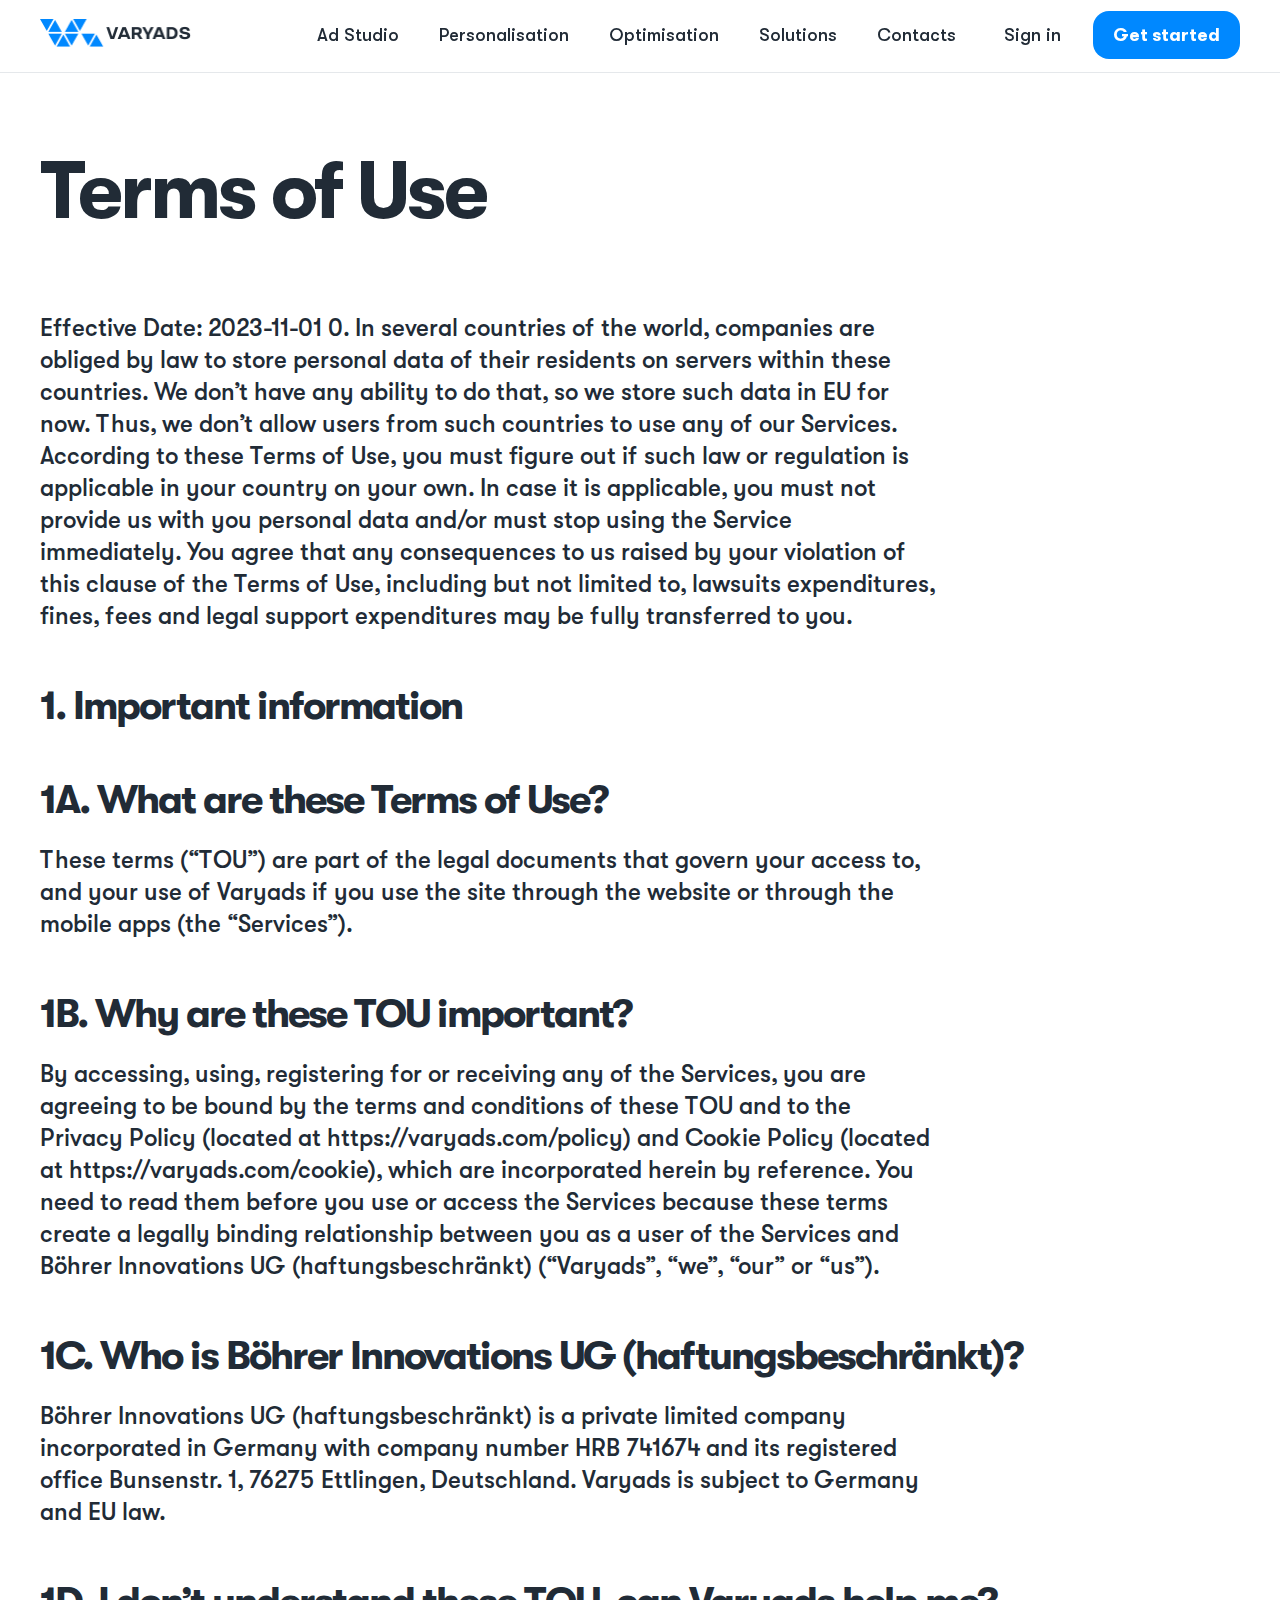
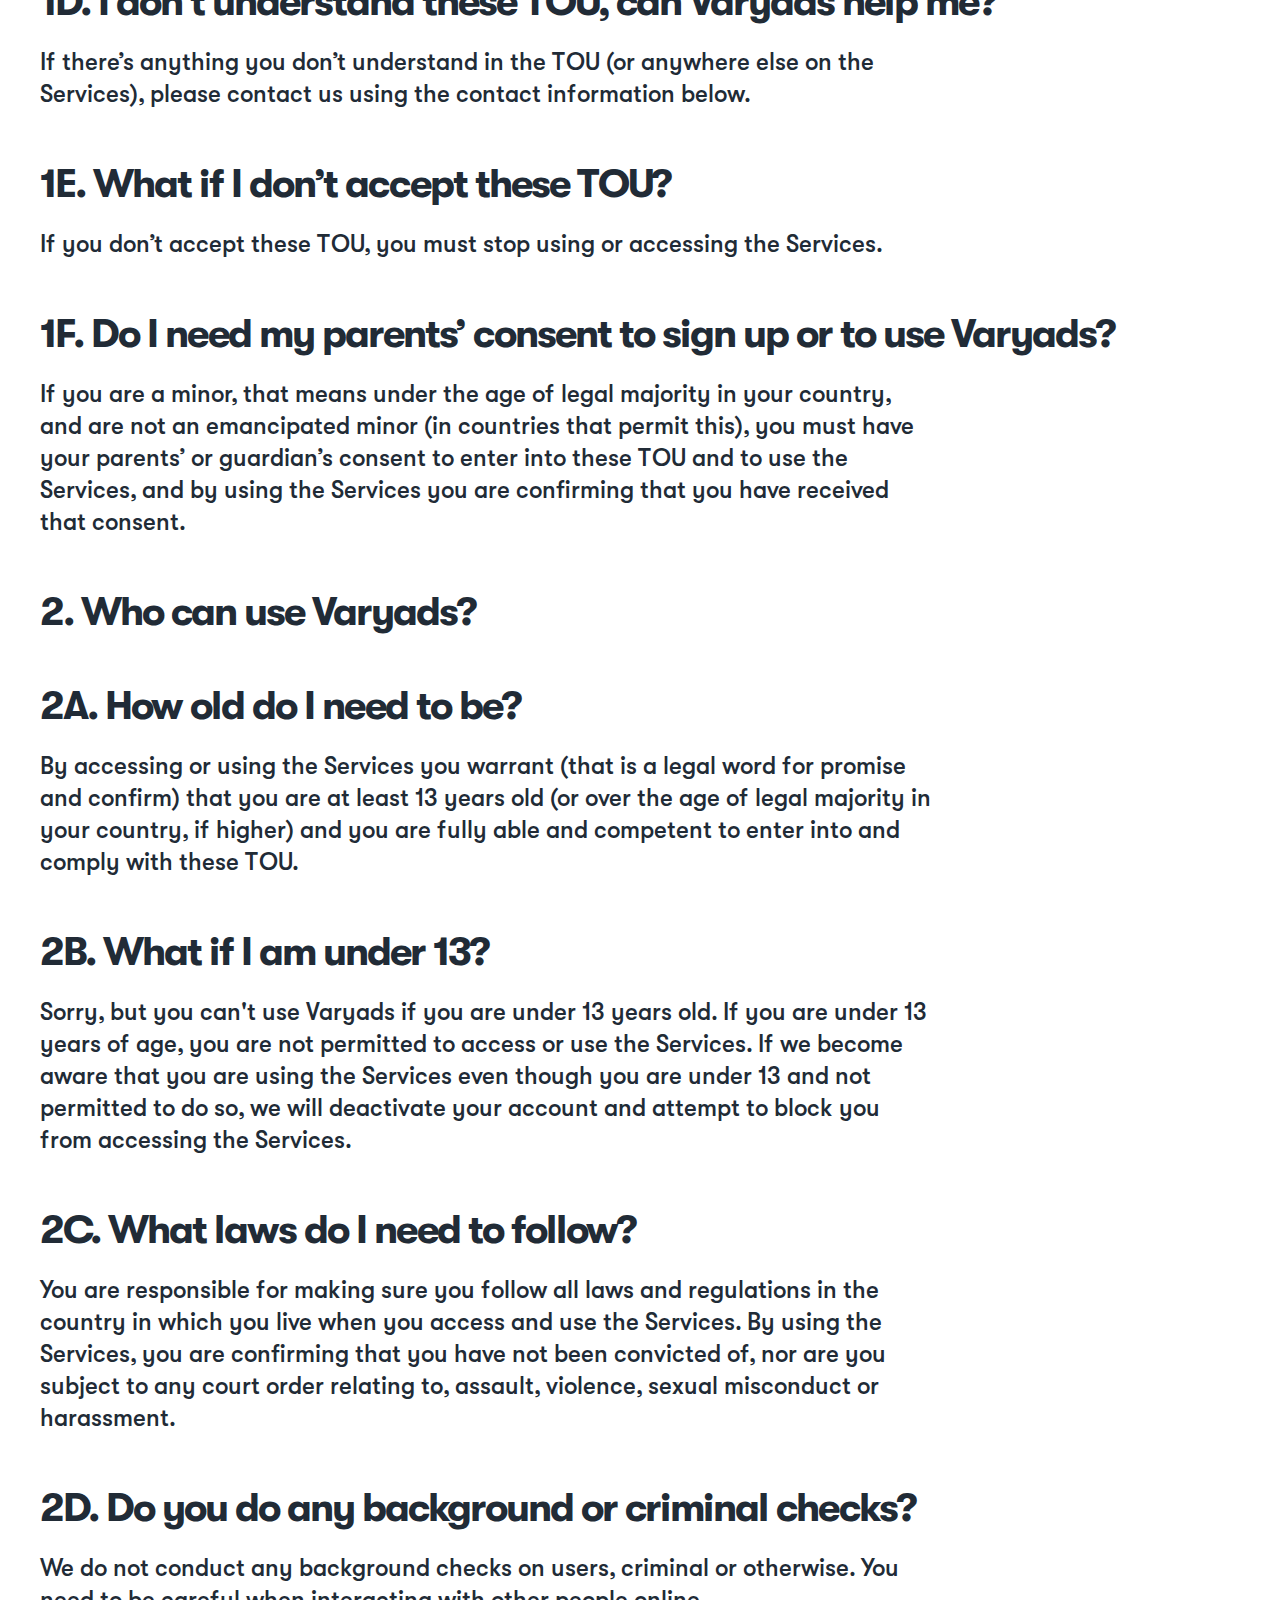
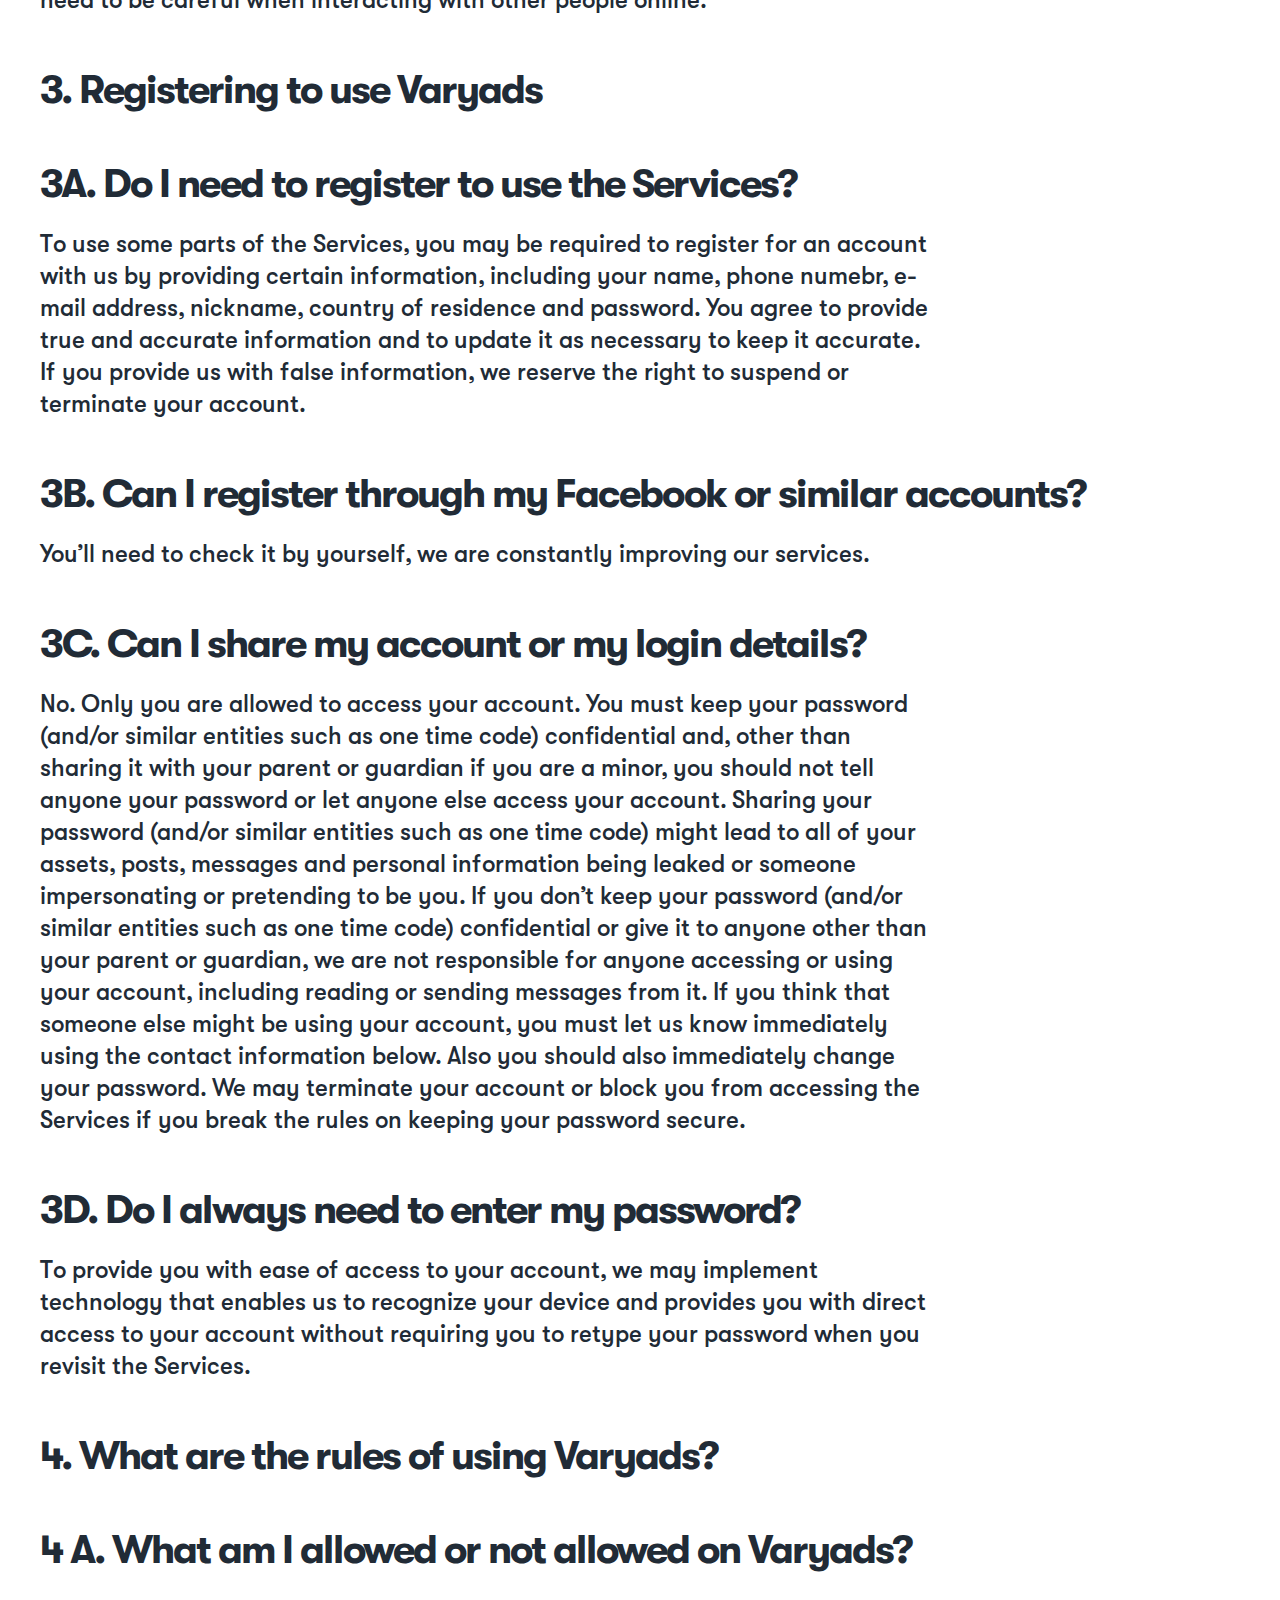
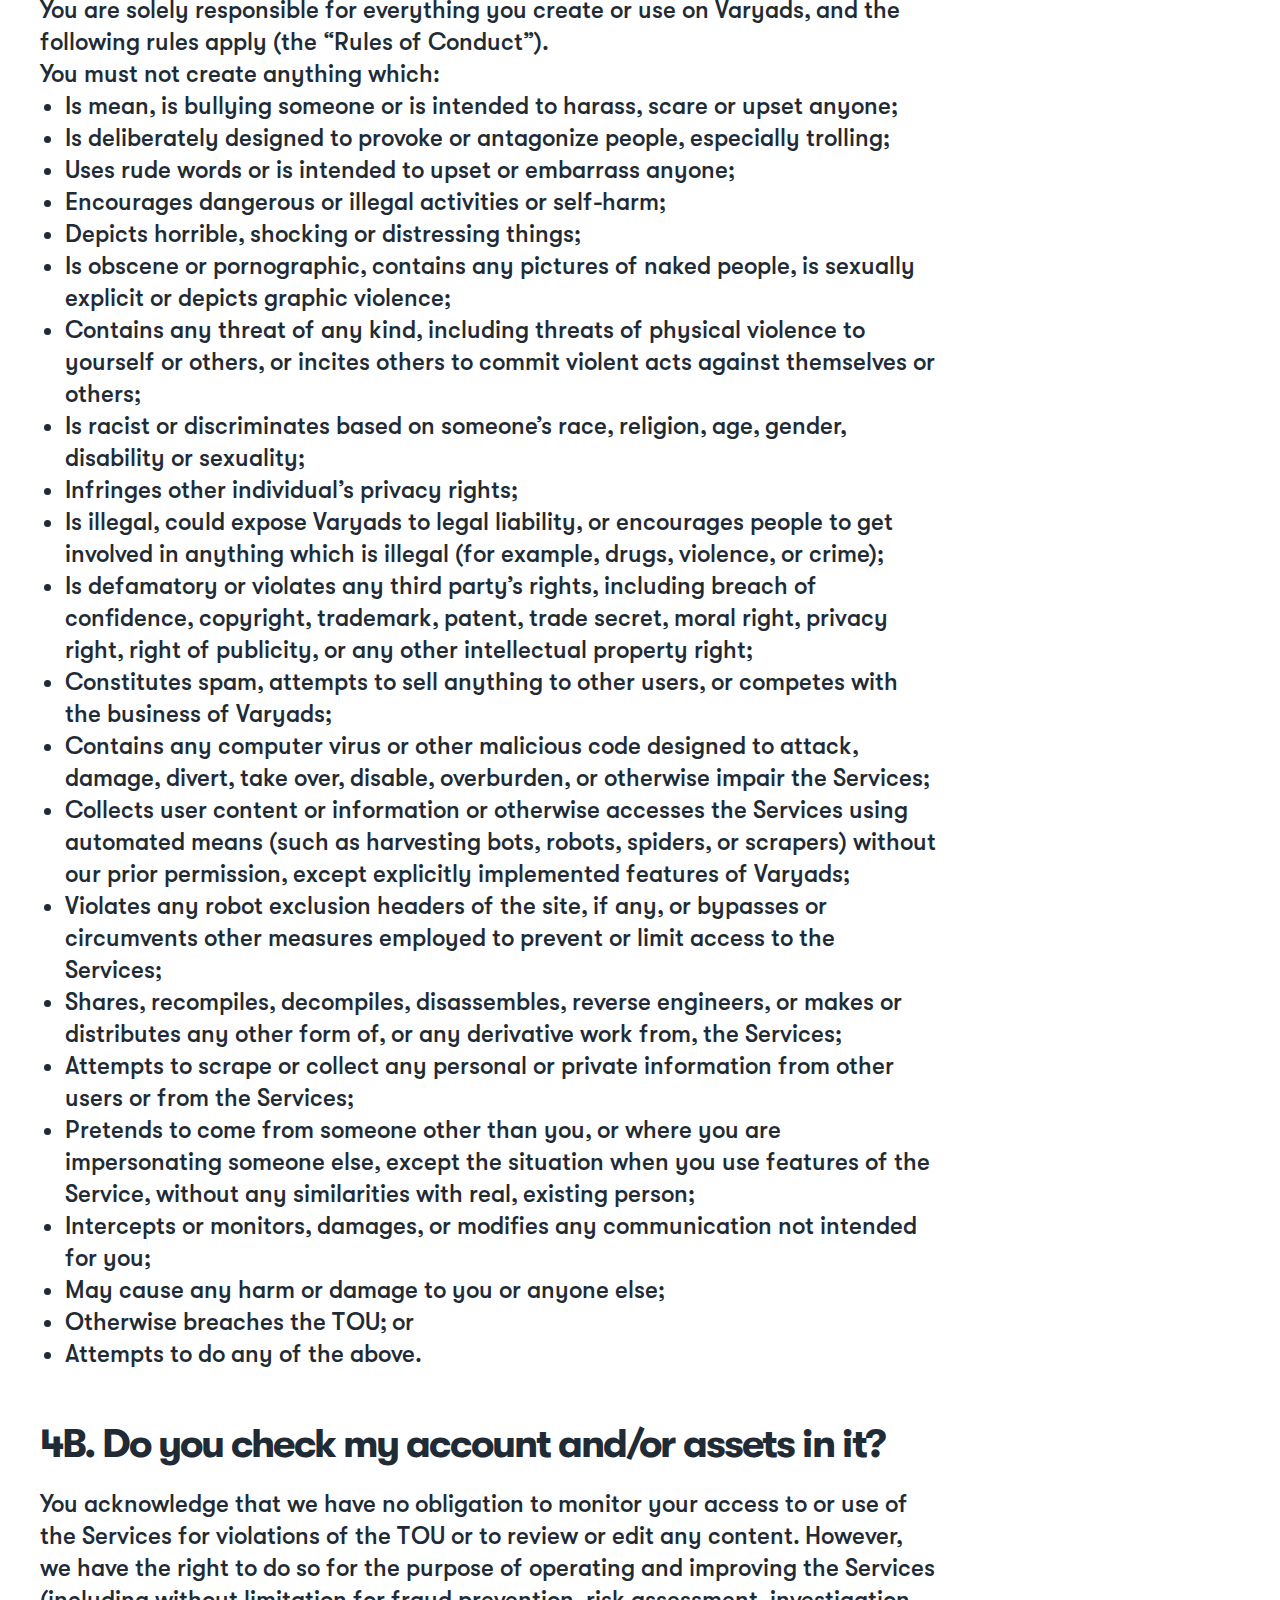
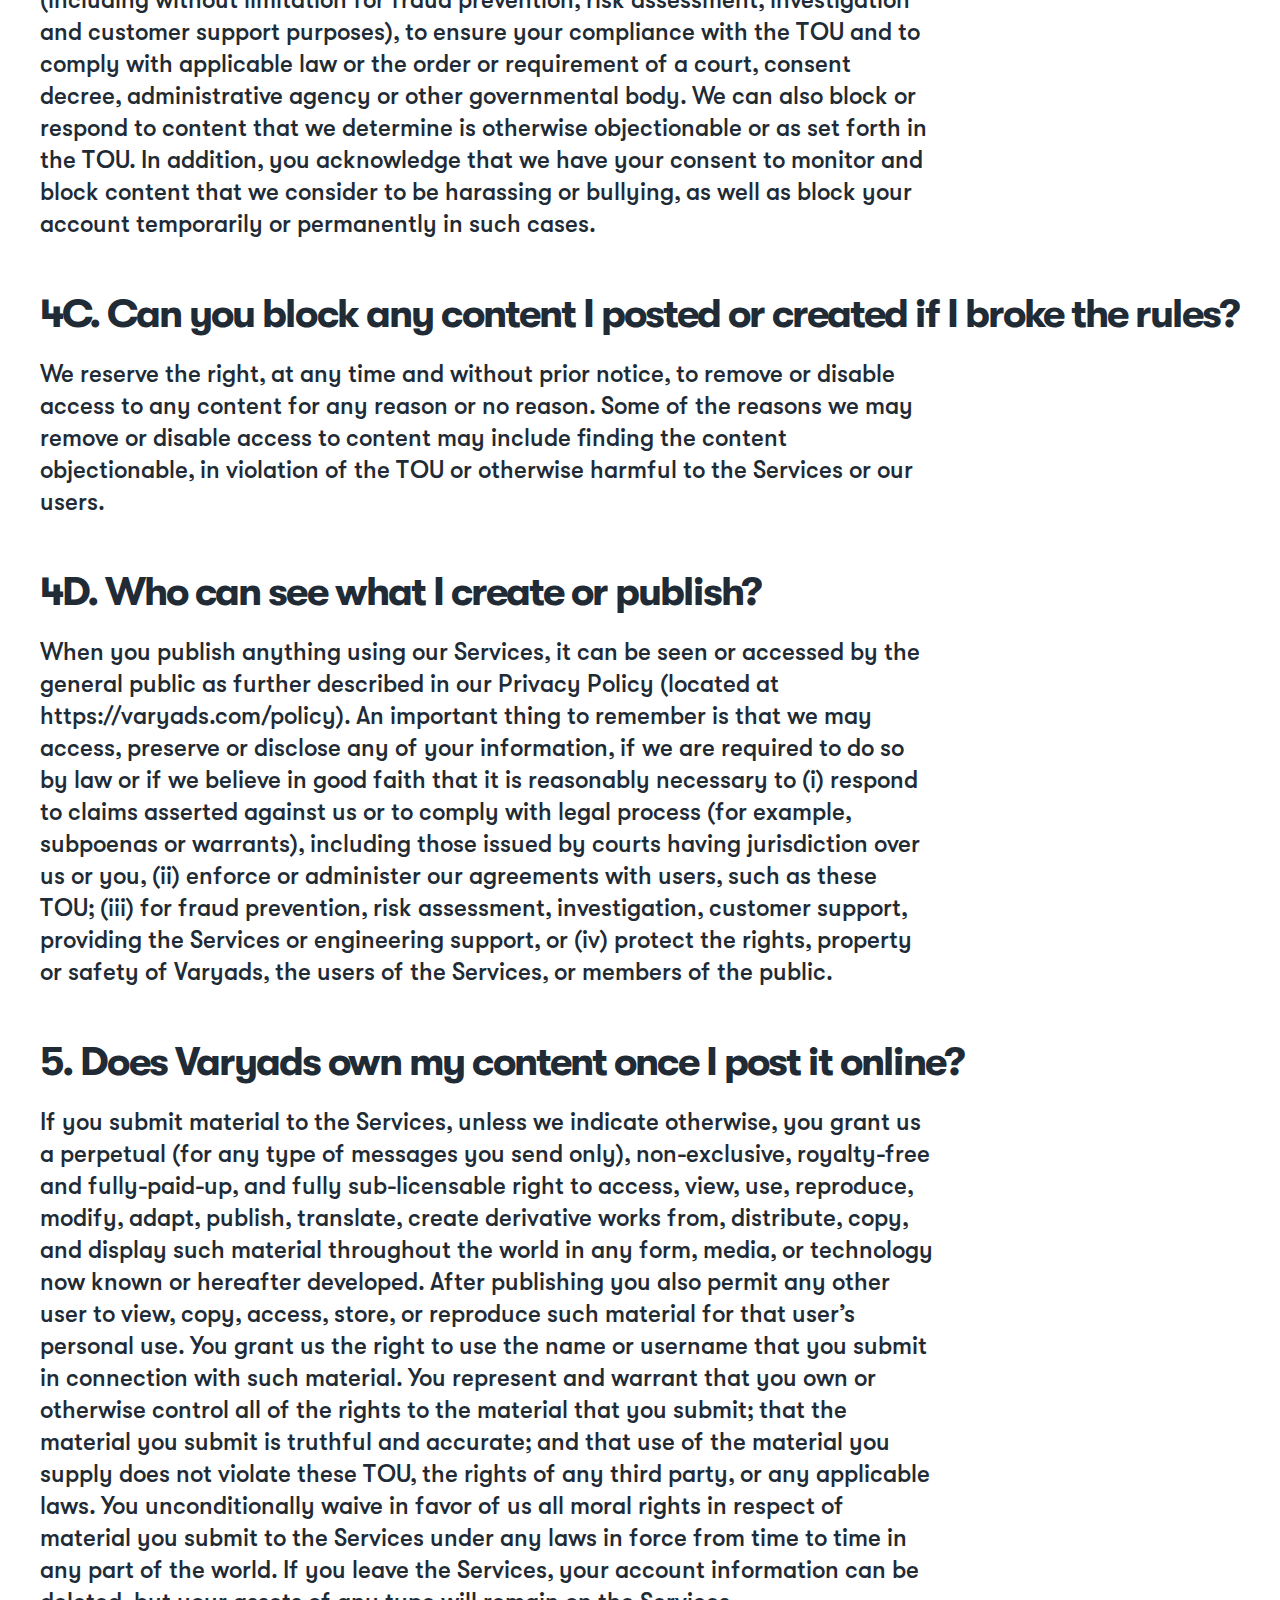
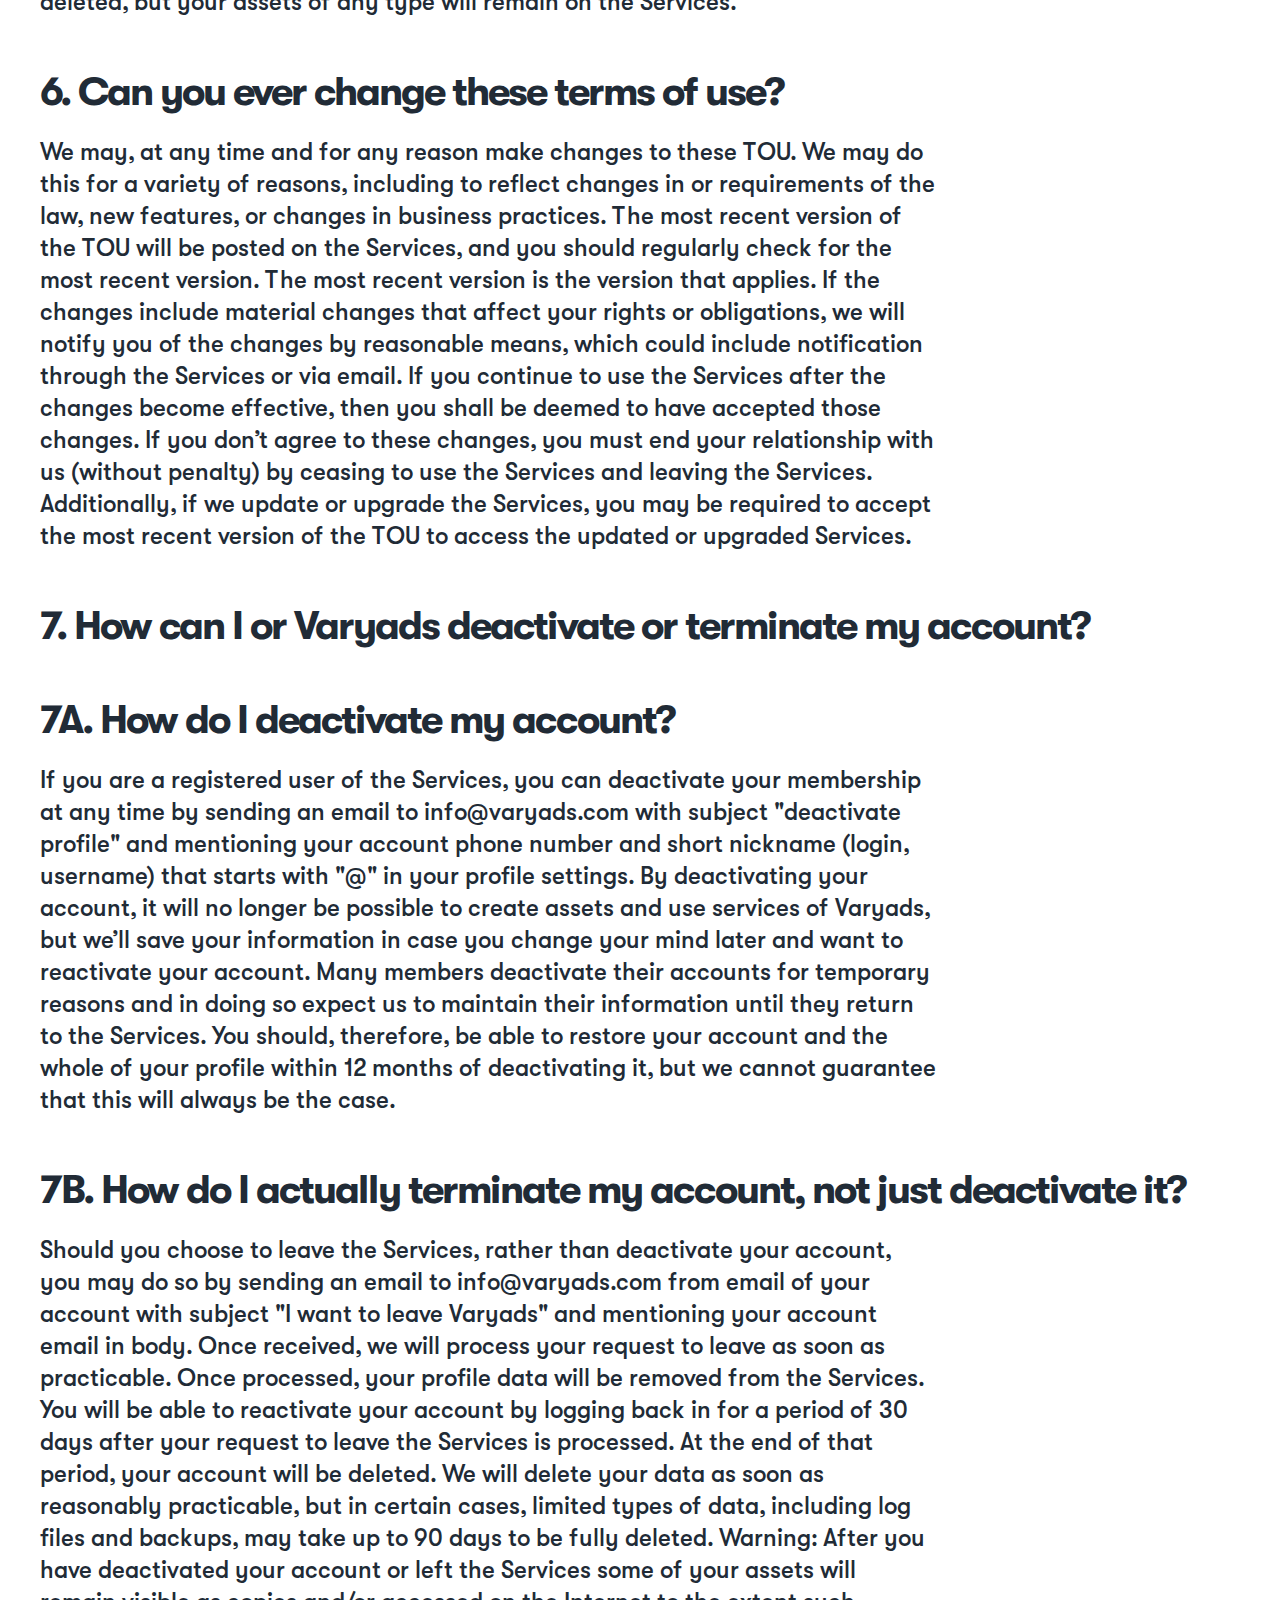
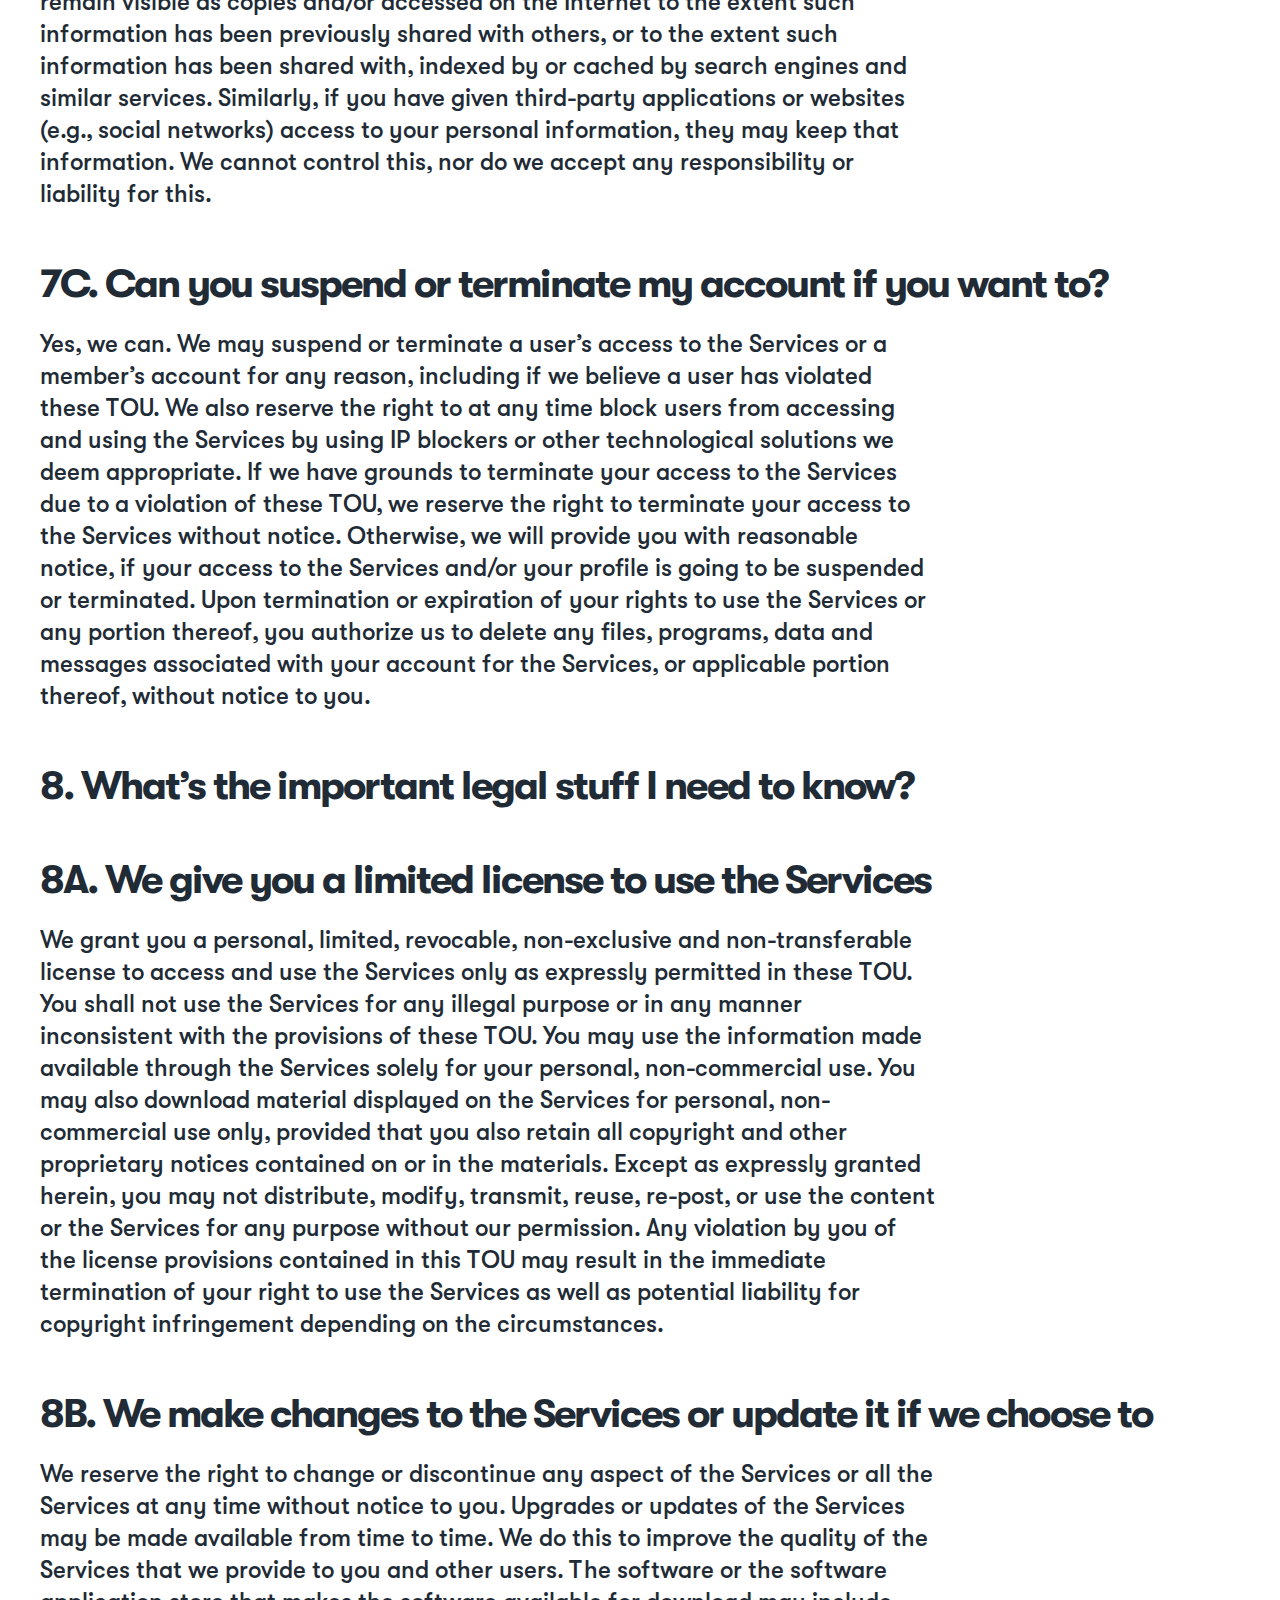
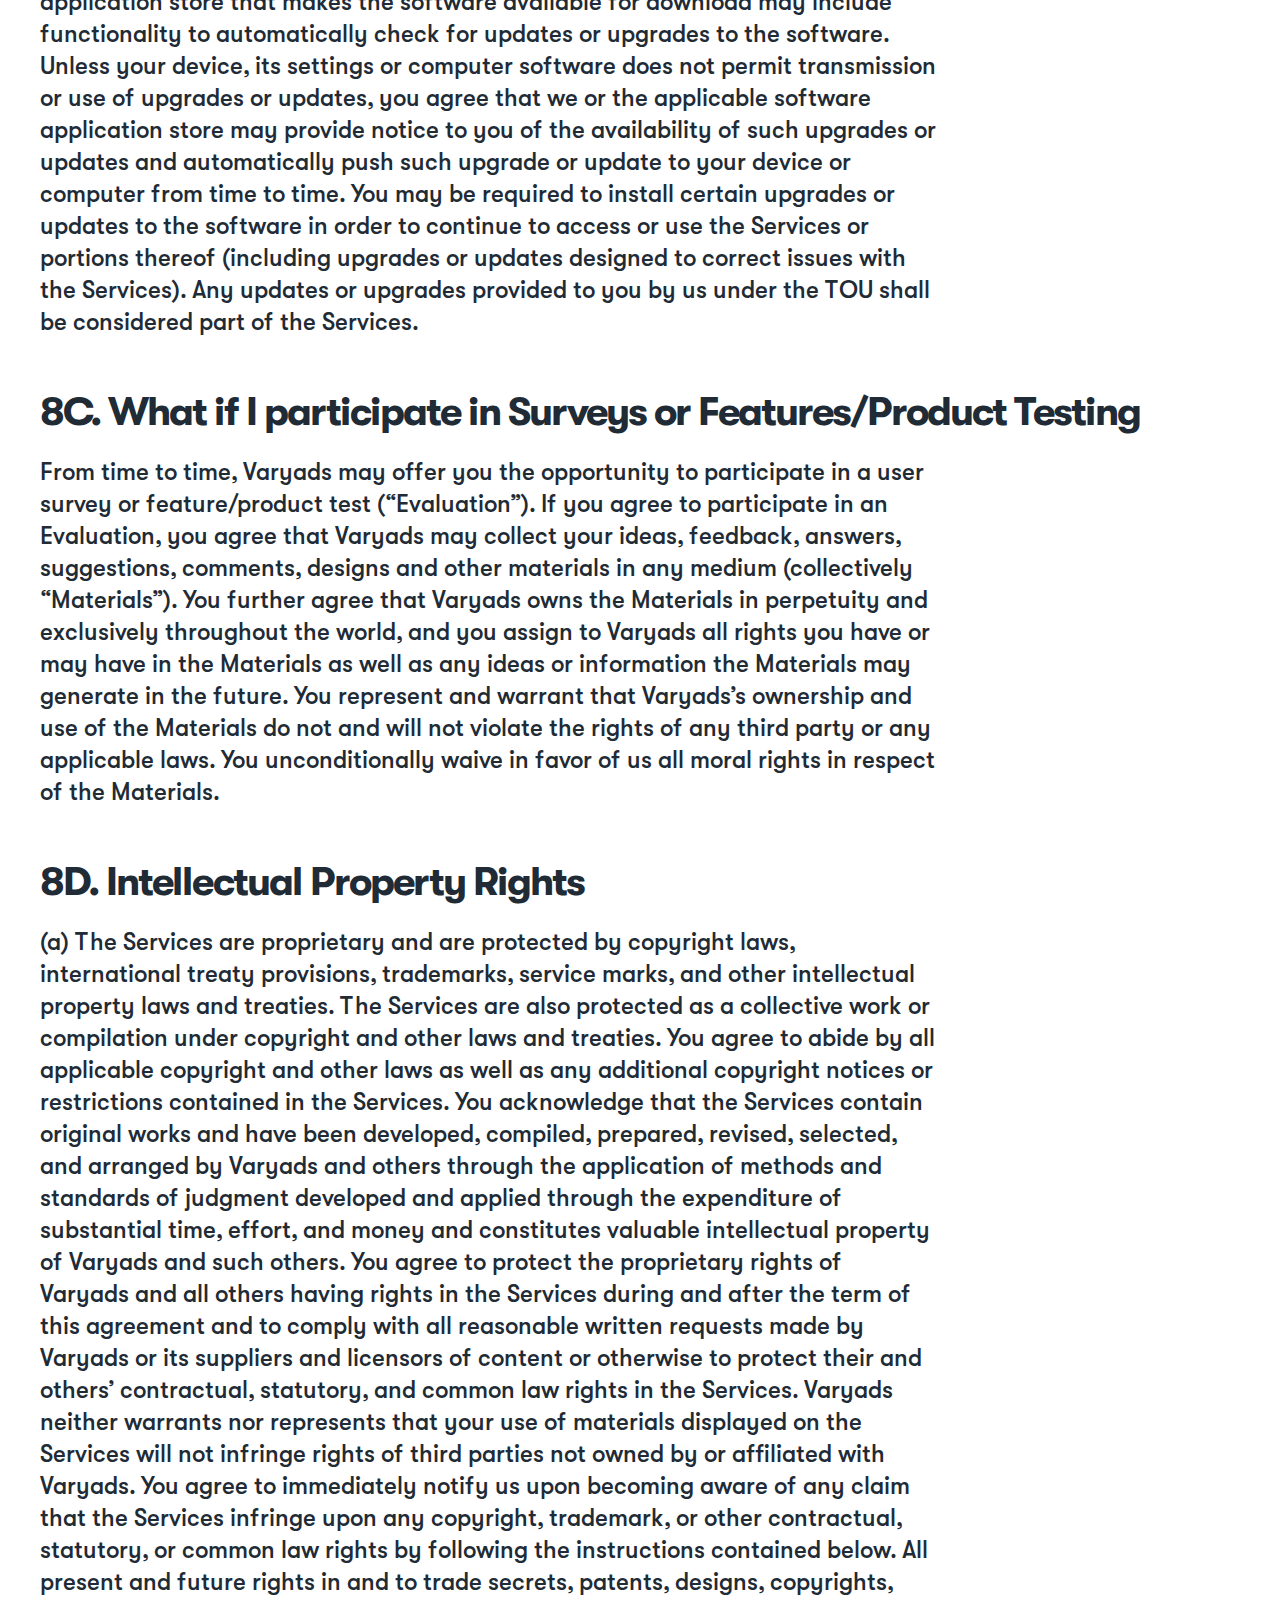
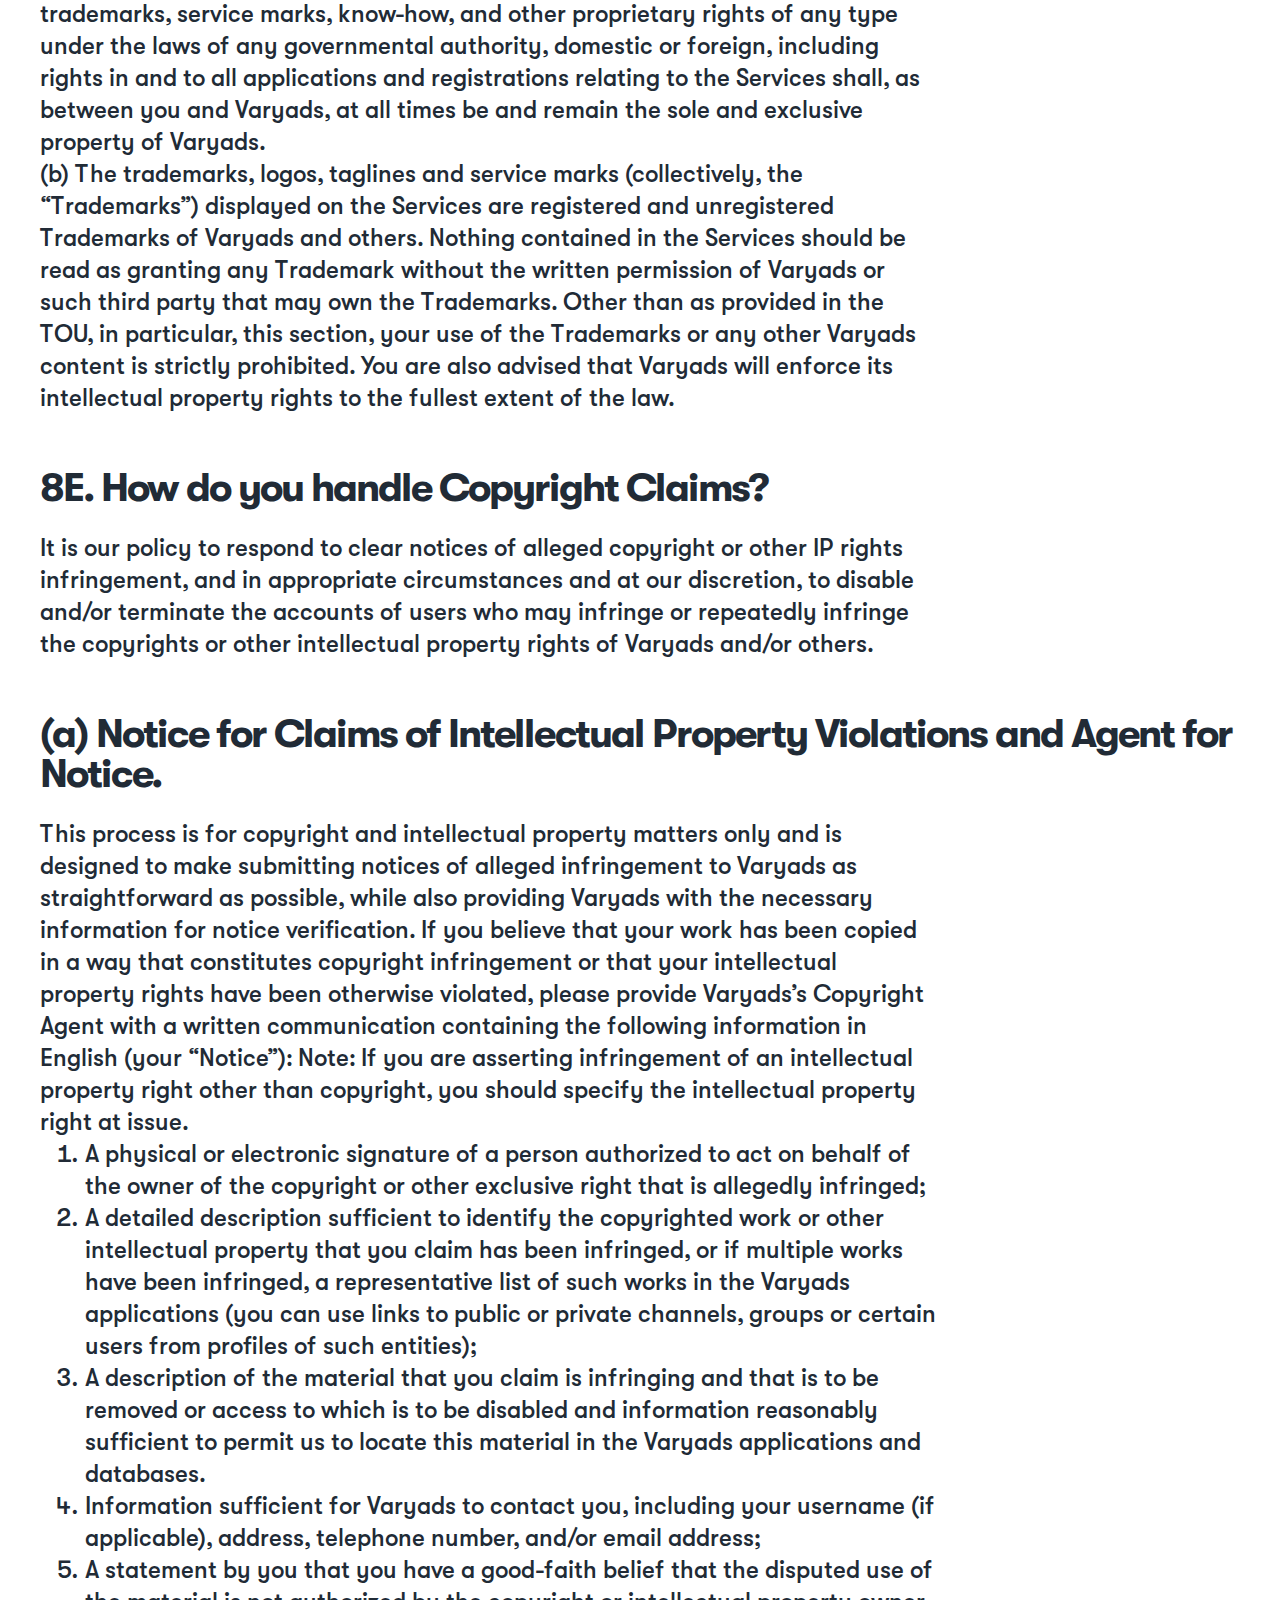
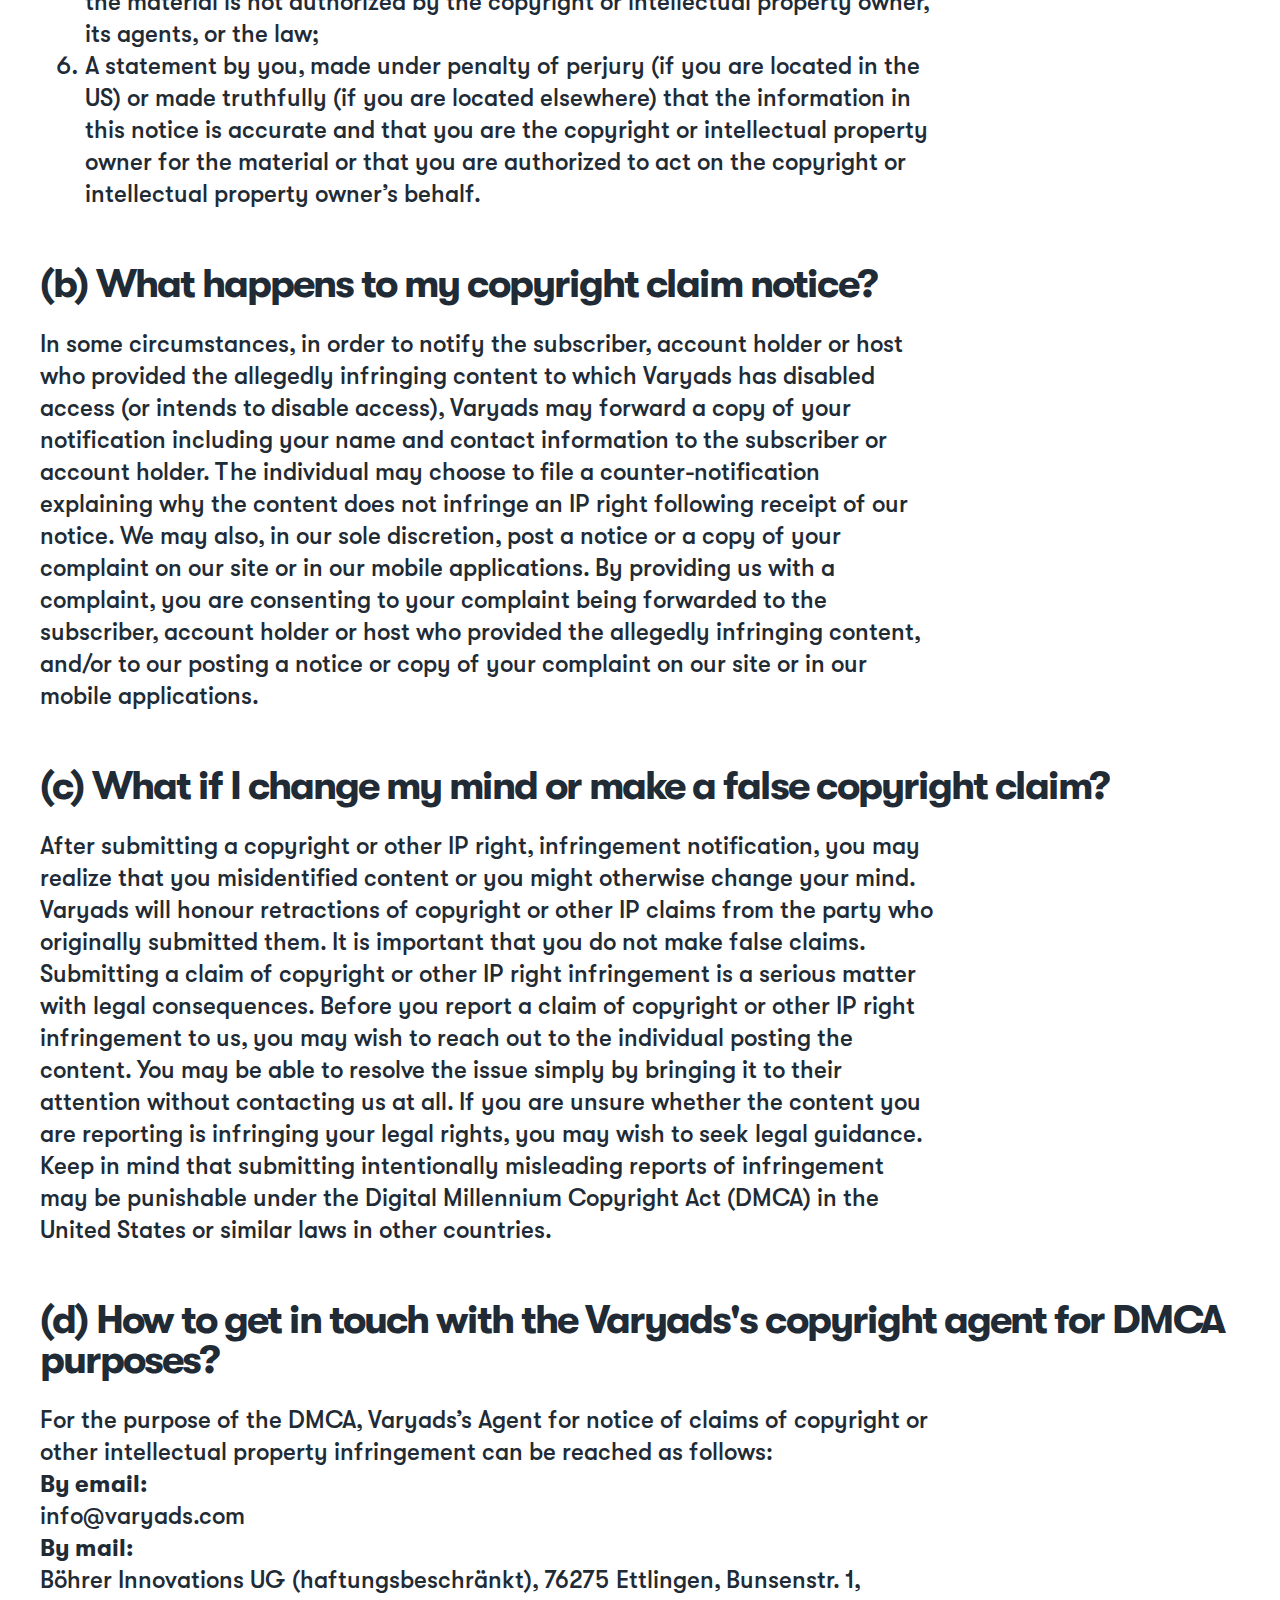
<file: terms.html>
<!DOCTYPE html>
<html lang="en">

<head>
  <meta charset="UTF-8">
  <meta name="viewport" content="width=device-width, initial-scale=1.0">
  <link rel="icon" type="image/svg+xml" href="./imgicon.svg">

  <!-- fonts -->
  <link rel="stylesheet" href="./fonts/GTWalsheimPro/link.css">

  <!-- styles -->
  <link rel="stylesheet" href="./css/style.css">
  <link rel="stylesheet" href="./css/impressum.css">

  <title>Terms of Use</title>
</head>

<body>
  <div class="nav"> <!-- nav_dark -->
    <div class="container">
      <div class="nav__content">
        <a href="./" class="nav__logo">
          <img src="./img/logo.png" alt="VaryAds">
        </a>
        <a href="./" class="nav__logo nav__logo_light">
          <img src="./img/logo-light.png" alt="VaryAds">
        </a>
        <div class="nav__btns">
          <div class="nav__btns-links">
            <a href="./" class="nav__link nav-pc">Ad Studio</a>
            <a href="./#personalisation" class="nav__link nav-pc">Personalisation</a>
            <a href="./#optimisation" class="nav__link nav-pc">Optimisation</a>
            <a href="./#solutions" class="nav__link nav-pc">Solutions</a>
            <a href="./#contacts" class="nav__link nav-pc">Contacts</a>
          </div>
          <div class="lang nav-pc">
            <div class="lang__select">
              <img src="./img/flags/en.png" alt="en">
            </div>
            <div class="lang__list">
              <a href="./" class="lang__item active">
                <img src="./img/flags/en.png" alt="en" class="lang__flag">
                <span class="lang__text">English</span>
                <img src="./img/icons/checkmark.svg" class="lang__check">
              </a>
              <a href="./de" class="lang__item">
                <img src="./img/flags/de.png" alt="de" class="lang__flag">
                <span class="lang__text">Deutsch</span>
                <img src="./img/icons/checkmark.svg" class="lang__check">
              </a>
            </div>
          </div>
          <a href="#" class="nav__link nav-pc">Sign in</a>
          <a href="#" class="btn btn_primary">Get started</a>
          <button class="nav__mobile-btn">
            <img src="./img/icons/menu.svg" alt="menu">
            <div class="cross"></div>
          </button>
        </div>
      </div>
    </div>
  </div>
  <div class="nav_mobile">

    <a href="./" class="nav__link">Ad Studio</a>
    <a href="./#personalisation" class="nav__link">Personalisation</a>
    <a href="./#optimisation" class="nav__link">Optimisation</a>
    <a href="./#solutions" class="nav__link">Solutions</a>
    <a href="./#contacts" class="nav__link">Contacts</a>
    <div class="lang">
      <div class="lang__select">
        <img src="./img/flags/en.png" alt="en">
      </div>
      <div class="lang__list">
        <a href="./" class="lang__item active">
          <img src="./img/flags/en.png" alt="en" class="lang__flag">
          <span class="lang__text">English</span>
          <img src="./img/icons/checkmark.svg" class="lang__check">
        </a>
        <a href="./de" class="lang__item">
          <img src="./img/flags/de.png" alt="de" class="lang__flag">
          <span class="lang__text">Deutsch</span>
          <img src="./img/icons/checkmark.svg" class="lang__check">
        </a>
      </div>
    </div>
  </div>

  <section class="impressum">
    <div class="container">
      <h1 class="impressum__title">Terms of Use</h1>

      <div class="impressum__block">
        <p class="impressum__text">
          Effective Date: 2023-11-01

          0. In several countries of the world, companies are obliged by law to store personal data of their residents
          on
          servers within these countries. We don’t have any ability to do that, so we store such data in EU for now.
          Thus,
          we don’t allow users from such countries to use any of our Services. According to these Terms of Use, you must
          figure out if such law or regulation is applicable in your country on your own. In case it is applicable, you
          must not provide us with you personal data and/or must stop using the Service immediately. You agree that any
          consequences to us raised by your violation of this clause of the Terms of Use, including but not limited to,
          lawsuits expenditures, fines, fees and legal support expenditures may be fully transferred to you.
        </p>

        <h3 class="impressum__subtitle">1. Important information</h3>

        <h3 class="impressum__subtitle">1A. What are these Terms of Use?</h3>
        <p class="impressum__text">These terms (“TOU”) are part of the legal documents that govern your access to, and
          your use of Varyads if you
          use the site through the website or through the mobile apps (the “Services”).</p>

        <h3 class="impressum__subtitle">1B. Why are these TOU important?</h3>
        <p class="impressum__text">By accessing, using, registering for or receiving any of the Services, you are
          agreeing to be bound by the terms
          and conditions of these TOU and to the Privacy Policy (located at https://varyads.com/policy) and Cookie
          Policy
          (located at https://varyads.com/cookie), which are incorporated herein by reference. You need to read them
          before you use or access the Services because these terms create a legally binding relationship between you as
          a
          user of the Services and Böhrer Innovations UG (haftungsbeschränkt) (“Varyads”, “we”, “our” or “us”).</p>

        <h3 class="impressum__subtitle">1C. Who is Böhrer Innovations UG (haftungsbeschränkt)?</h3>
        <p class="impressum__text">Böhrer Innovations UG (haftungsbeschränkt) is a private limited company incorporated
          in Germany with company
          number HRB 741674 and its registered office Bunsenstr. 1, 76275 Ettlingen, Deutschland. Varyads is subject to
          Germany and EU law.</p>

        <h3 class="impressum__subtitle">1D. I don’t understand these TOU, can Varyads help me?</h3>
        <p class="impressum__text">If there’s anything you don’t understand in the TOU (or anywhere else on the
          Services), please contact us using
          the contact information below.</p>

        <h3 class="impressum__subtitle">1E. What if I don’t accept these TOU?</h3>
        <p class="impressum__text">If you don’t accept these TOU, you must stop using or accessing the Services.</p>

        <h3 class="impressum__subtitle">1F. Do I need my parents’ consent to sign up or to use Varyads?</h3>
        <p class="impressum__text">If you are a minor, that means under the age of legal majority in your country, and
          are not an emancipated minor
          (in countries that permit this), you must have your parents’ or guardian’s consent to enter into these TOU and
          to use the Services, and by using the Services you are confirming that you have received that consent.</p>


        <h3 class="impressum__subtitle">2. Who can use Varyads?</h3>

        <h3 class="impressum__subtitle">2A. How old do I need to be?</h3>
        <p class="impressum__text">By accessing or using the Services you warrant (that is a legal word for promise and
          confirm) that you are at
          least 13 years old (or over the age of legal majority in your country, if higher) and you are fully able and
          competent to enter into and comply with these TOU.</p>

        <h3 class="impressum__subtitle">2B. What if I am under 13?</h3>
        <p class="impressum__text">Sorry, but you can't use Varyads if you are under 13 years old. If you are under
          13 years of age, you are not
          permitted to access or use the Services. If we become aware that you are using the Services even though you
          are
          under 13 and not permitted to do so, we will deactivate your account and attempt to block you from accessing
          the
          Services.</p>

        <h3 class="impressum__subtitle">2C. What laws do I need to follow?</h3>
        <p class="impressum__text">You are responsible for making sure you follow all laws and regulations in the
          country in which you live when
          you access and use the Services. By using the Services, you are confirming that you have not been convicted
          of,
          nor are you subject to any court order relating to, assault, violence, sexual misconduct or harassment.</p>

        <h3 class="impressum__subtitle">2D. Do you do any background or criminal checks?</h3>
        <p class="impressum__text">We do not conduct any background checks on users, criminal or otherwise. You need
          to
          be careful when interacting
          with other people online.</p>


        <h3 class="impressum__subtitle">3. Registering to use Varyads</h3>

        <h3 class="impressum__subtitle">3A. Do I need to register to use the Services?</h3>
        <p class="impressum__text">To use some parts of the Services, you may be required to register for an account
          with us by providing certain
          information, including your name, phone numebr, e-mail address, nickname, country of residence and password.
          You
          agree to provide true and accurate information and to update it as necessary to keep it accurate. If you
          provide
          us with false information, we reserve the right to suspend or terminate your account.</p>

        <h3 class="impressum__subtitle">3B. Can I register through my Facebook or similar accounts?</h3>
        <p class="impressum__text">You’ll need to check it by yourself, we are constantly improving our services.</p>

        <h3 class="impressum__subtitle">3C. Can I share my account or my login details?</h3>
        <p class="impressum__text">No. Only you are allowed to access your account. You must keep your password
          (and/or
          similar entities such as
          one time code) confidential and, other than sharing it with your parent or guardian if you are a minor, you
          should not tell anyone your password or let anyone else access your account. Sharing your password (and/or
          similar entities such as one time code) might lead to all of your assets, posts, messages and personal
          information being leaked or someone impersonating or pretending to be you. If you don’t keep your password
          (and/or similar entities such as one time code) confidential or give it to anyone other than your parent or
          guardian, we are not responsible for anyone accessing or using your account, including reading or sending
          messages from it. If you think that someone else might be using your account, you must let us know
          immediately
          using the contact information below. Also you should also immediately change your password. We may terminate
          your account or block you from accessing the Services if you break the rules on keeping your password
          secure.
        </p>

        <h3 class="impressum__subtitle">3D. Do I always need to enter my password?</h3>
        <p class="impressum__text">To provide you with ease of access to your account, we may implement technology
          that
          enables us to recognize
          your device and provides you with direct access to your account without requiring you to retype your
          password
          when you revisit the Services.</p>


        <h3 class="impressum__subtitle">4. What are the rules of using Varyads?</h3>

        <h3 class="impressum__subtitle">4 A. What am I allowed or not allowed on Varyads?</h3>
        <div class="impressum__text">You are solely responsible for everything you create or use on Varyads, and the
          following rules apply (the
          “Rules of Conduct”).<br>
          You must not create anything which:
          <ul>
            <li>Is mean, is bullying someone or is intended to harass, scare or upset anyone;</li>
            <li>Is deliberately designed to provoke or antagonize people, especially trolling;</li>
            <li>Uses rude words or is intended to upset or embarrass anyone;</li>
            <li>Encourages dangerous or illegal activities or self-harm;</li>
            <li>Depicts horrible, shocking or distressing things;</li>
            <li>Is obscene or pornographic, contains any pictures of naked people, is sexually explicit or depicts
              graphic
              violence;</li>
            <li>Contains any threat of any kind, including threats of physical violence to yourself or others, or
              incites
              others to commit violent acts against themselves or others;</li>
            <li>Is racist or discriminates based on someone’s race, religion, age, gender, disability or sexuality;</li>
            <li>Infringes other individual’s privacy rights;</li>
            <li>Is illegal, could expose Varyads to legal liability, or encourages people to get involved in anything
              which is illegal (for example, drugs, violence, or crime);</li>
            <li>Is defamatory or violates any third party’s rights, including breach of confidence, copyright,
              trademark,
              patent, trade secret, moral right, privacy right, right of publicity, or any other intellectual property
              right;</li>
            <li>Constitutes spam, attempts to sell anything to other users, or competes with the business of Varyads;
            </li>
            <li>Contains any computer virus or other malicious code designed to attack, damage, divert, take over,
              disable, overburden, or otherwise impair the Services;</li>
            <li>Collects user content or information or otherwise accesses the Services using automated means (such as
              harvesting bots, robots, spiders, or scrapers) without our prior permission, except explicitly implemented
              features of Varyads;</li>
            <li>Violates any robot exclusion headers of the site, if any, or bypasses or circumvents other measures
              employed to prevent or limit access to the Services;</li>
            <li>Shares, recompiles, decompiles, disassembles, reverse engineers, or makes or distributes any other form
              of, or any derivative work from, the Services;</li>
            <li>Attempts to scrape or collect any personal or private information from other users or from the Services;
            </li>
            <li>Pretends to come from someone other than you, or where you are impersonating someone else, except the
              situation when you use features of the Service, without any similarities with real, existing person;</li>
            <li>Intercepts or monitors, damages, or modifies any communication not intended for you;</li>
            <li>May cause any harm or damage to you or anyone else;</li>
            <li>Otherwise breaches the TOU; or</li>
            <li>Attempts to do any of the above.</li>
          </ul>
        </div>

        <h3 class="impressum__subtitle">4B. Do you check my account and/or assets in it?</h3>
        <p class="impressum__text">You acknowledge that we have no obligation to monitor your access to or use of the
          Services for violations of
          the TOU or to review or edit any content. However, we have the right to do so for the purpose of operating and
          improving the Services (including without limitation for fraud prevention, risk assessment, investigation and
          customer support purposes), to ensure your compliance with the TOU and to comply with applicable law or the
          order or requirement of a court, consent decree, administrative agency or other governmental body. We can also
          block or respond to content that we determine is otherwise objectionable or as set forth in the TOU. In
          addition, you acknowledge that we have your consent to monitor and block content that we consider to be
          harassing or bullying, as well as block your account temporarily or permanently in such cases.</p>

        <h3 class="impressum__subtitle">4C. Can you block any content I posted or created if I broke the rules?</h3>
        <p class="impressum__text">We reserve the right, at any time and without prior notice, to remove or disable
          access to any content for any
          reason or no reason. Some of the reasons we may remove or disable access to content may include finding the
          content objectionable, in violation of the TOU or otherwise harmful to the Services or our users.</p>

        <h3 class="impressum__subtitle">4D. Who can see what I create or publish?</h3>
        <p class="impressum__text">When you publish anything using our Services, it can be seen or accessed by the
          general public as further
          described in our Privacy Policy (located at https://varyads.com/policy). An important thing to remember is
          that
          we may access, preserve or disclose any of your information, if we are required to do so by law or if we
          believe
          in good faith that it is reasonably necessary to (i) respond to claims asserted against us or to comply with
          legal process (for example, subpoenas or warrants), including those issued by courts having jurisdiction over
          us
          or you, (ii) enforce or administer our agreements with users, such as these TOU; (iii) for fraud prevention,
          risk assessment, investigation, customer support, providing the Services or engineering support, or (iv)
          protect
          the rights, property or safety of Varyads, the users of the Services, or members of the public.</p>


        <h3 class="impressum__subtitle">5. Does Varyads own my content once I post it online?</h3>
        <p class="impressum__text">If you submit material to the Services, unless we indicate otherwise, you grant us a
          perpetual (for any type
          of
          messages you send only), non-exclusive, royalty-free and fully-paid-up, and fully sub-licensable right to
          access, view, use, reproduce, modify, adapt, publish, translate, create derivative works from, distribute,
          copy,
          and display such material throughout the world in any form, media, or technology now known or hereafter
          developed. After publishing you also permit any other user to view, copy, access, store, or reproduce such
          material for that user’s personal use. You grant us the right to use the name or username that you submit in
          connection with such material. You represent and warrant that you own or otherwise control all of the rights
          to
          the material that you submit; that the material you submit is truthful and accurate; and that use of the
          material you supply does not violate these TOU, the rights of any third party, or any applicable laws. You
          unconditionally waive in favor of us all moral rights in respect of material you submit to the Services under
          any laws in force from time to time in any part of the world. If you leave the Services, your account
          information can be deleted, but your assets of any type will remain on the Services.</p>


        <h3 class="impressum__subtitle">6. Can you ever change these terms of use?</h3>
        <p class="impressum__text">We may, at any time and for any reason make changes to these TOU. We may do this for
          a variety of reasons,
          including to reflect changes in or requirements of the law, new features, or changes in business practices.
          The
          most recent version of the TOU will be posted on the Services, and you should regularly check for the most
          recent version. The most recent version is the version that applies. If the changes include material changes
          that affect your rights or obligations, we will notify you of the changes by reasonable means, which could
          include notification through the Services or via email. If you continue to use the Services after the changes
          become effective, then you shall be deemed to have accepted those changes. If you don’t agree to these
          changes,
          you must end your relationship with us (without penalty) by ceasing to use the Services and leaving the
          Services. Additionally, if we update or upgrade the Services, you may be required to accept the most recent
          version of the TOU to access the updated or upgraded Services.</p>


        <h3 class="impressum__subtitle">7. How can I or Varyads deactivate or terminate my account?</h3>

        <h3 class="impressum__subtitle">7A. How do I deactivate my account?</h3>
        <p class="impressum__text">If you are a registered user of the Services, you can deactivate your membership at
          any time by sending an
          email
          to info@varyads.com with subject "deactivate profile" and mentioning your account phone number and short
          nickname (login, username) that starts with "@" in your profile settings. By deactivating your account, it
          will
          no longer be possible to create assets and use services of Varyads, but we’ll save your information in case
          you
          change your mind later and want to reactivate your account. Many members deactivate their accounts for
          temporary
          reasons and in doing so expect us to maintain their information until they return to the Services. You should,
          therefore, be able to restore your account and the whole of your profile within 12 months of deactivating it,
          but we cannot guarantee that this will always be the case.</p>

        <h3 class="impressum__subtitle">7B. How do I actually terminate my account, not just deactivate it?</h3>
        <p class="impressum__text">Should you choose to leave the Services, rather than deactivate your account, you may
          do so by sending an
          email
          to info@varyads.com from email of your account with subject "I want to leave Varyads" and mentioning your
          account email in body. Once received, we will process your request to leave as soon as practicable. Once
          processed, your profile data will be removed from the Services. You will be able to reactivate your account by
          logging back in for a period of 30 days after your request to leave the Services is processed. At the end of
          that period, your account will be deleted. We will delete your data as soon as reasonably practicable, but in
          certain cases, limited types of data, including log files and backups, may take up to 90 days to be fully
          deleted.
          Warning: After you have deactivated your account or left the Services some of your assets will remain visible
          as
          copies and/or accessed on the Internet to the extent such information has been previously shared with others,
          or
          to the extent such information has been shared with, indexed by or cached by search engines and similar
          services. Similarly, if you have given third-party applications or websites (e.g., social networks) access to
          your personal information, they may keep that information. We cannot control this, nor do we accept any
          responsibility or liability for this.</p>

        <h3 class="impressum__subtitle">7C. Can you suspend or terminate my account if you want to?</h3>
        <p class="impressum__text">Yes, we can. We may suspend or terminate a user’s access to the Services or a
          member’s account for any reason,
          including if we believe a user has violated these TOU. We also reserve the right to at any time block users
          from
          accessing and using the Services by using IP blockers or other technological solutions we deem appropriate. If
          we have grounds to terminate your access to the Services due to a violation of these TOU, we reserve the right
          to terminate your access to the Services without notice. Otherwise, we will provide you with reasonable
          notice,
          if your access to the Services and/or your profile is going to be suspended or terminated.
          Upon termination or expiration of your rights to use the Services or any portion thereof, you authorize us to
          delete any files, programs, data and messages associated with your account for the Services, or applicable
          portion thereof, without notice to you.</p>


        <h3 class="impressum__subtitle">8. What’s the important legal stuff I need to know?</h3>

        <h3 class="impressum__subtitle">8A. We give you a limited license to use the Services</h3>
        <p class="impressum__text">We grant you a personal, limited, revocable, non-exclusive and non-transferable
          license to access and use the
          Services only as expressly permitted in these TOU. You shall not use the Services for any illegal purpose or
          in
          any manner inconsistent with the provisions of these TOU. You may use the information made available through
          the
          Services solely for your personal, non-commercial use. You may also download material displayed on the
          Services
          for personal, non-commercial use only, provided that you also retain all copyright and other proprietary
          notices
          contained on or in the materials. Except as expressly granted herein, you may not distribute, modify,
          transmit,
          reuse, re-post, or use the content or the Services for any purpose without our permission. Any violation by
          you
          of the license provisions contained in this TOU may result in the immediate termination of your right to use
          the
          Services as well as potential liability for copyright infringement depending on the circumstances.</p>

        <h3 class="impressum__subtitle">8B. We make changes to the Services or update it if we choose to</h3>
        <p class="impressum__text">We reserve the right to change or discontinue any aspect of the Services or all the
          Services at any time
          without
          notice to you. Upgrades or updates of the Services may be made available from time to time. We do this to
          improve the quality of the Services that we provide to you and other users. The software or the software
          application store that makes the software available for download may include functionality to automatically
          check for updates or upgrades to the software. Unless your device, its settings or computer software does not
          permit transmission or use of upgrades or updates, you agree that we or the applicable software application
          store may provide notice to you of the availability of such upgrades or updates and automatically push such
          upgrade or update to your device or computer from time to time. You may be required to install certain
          upgrades
          or updates to the software in order to continue to access or use the Services or portions thereof (including
          upgrades or updates designed to correct issues with the Services). Any updates or upgrades provided to you by
          us
          under the TOU shall be considered part of the Services.</p>

        <h3 class="impressum__subtitle">8C. What if I participate in Surveys or Features/Product Testing</h3>
        <p class="impressum__text">From time to time, Varyads may offer you the opportunity to participate in a user
          survey or feature/product
          test
          (“Evaluation”). If you agree to participate in an Evaluation, you agree that Varyads may collect your ideas,
          feedback, answers, suggestions, comments, designs and other materials in any medium (collectively
          “Materials”).
          You further agree that Varyads owns the Materials in perpetuity and exclusively throughout the world, and you
          assign to Varyads all rights you have or may have in the Materials as well as any ideas or information the
          Materials may generate in the future. You represent and warrant that Varyads’s ownership and use of the
          Materials do not and will not violate the rights of any third party or any applicable laws. You
          unconditionally
          waive in favor of us all moral rights in respect of the Materials.</p>

        <h3 class="impressum__subtitle">8D. Intellectual Property Rights</h3>
        <p class="impressum__text">(a) The Services are proprietary and are protected by copyright laws, international
          treaty provisions,
          trademarks, service marks, and other intellectual property laws and treaties. The Services are also protected
          as
          a collective work or compilation under copyright and other laws and treaties. You agree to abide by all
          applicable copyright and other laws as well as any additional copyright notices or restrictions contained in
          the
          Services. You acknowledge that the Services contain original works and have been developed, compiled,
          prepared,
          revised, selected, and arranged by Varyads and others through the application of methods and standards of
          judgment developed and applied through the expenditure of substantial time, effort, and money and constitutes
          valuable intellectual property of Varyads and such others. You agree to protect the proprietary rights of
          Varyads and all others having rights in the Services during and after the term of this agreement and to comply
          with all reasonable written requests made by Varyads or its suppliers and licensors of content or otherwise to
          protect their and others’ contractual, statutory, and common law rights in the Services. Varyads neither
          warrants nor represents that your use of materials displayed on the Services will not infringe rights of third
          parties not owned by or affiliated with Varyads. You agree to immediately notify us upon becoming aware of any
          claim that the Services infringe upon any copyright, trademark, or other contractual, statutory, or common law
          rights by following the instructions contained below. All present and future rights in and to trade secrets,
          patents, designs, copyrights, trademarks, service marks, know-how, and other proprietary rights of any type
          under the laws of any governmental authority, domestic or foreign, including rights in and to all applications
          and registrations relating to the Services shall, as between you and Varyads, at all times be and remain the
          sole and exclusive property of Varyads.<br>
          (b) The trademarks, logos, taglines and service marks (collectively, the “Trademarks”) displayed on the
          Services
          are registered and unregistered Trademarks of Varyads and others. Nothing contained in the Services should be
          read as granting any Trademark without the written permission of Varyads or such third party that may own the
          Trademarks. Other than as provided in the TOU, in particular, this section, your use of the Trademarks or any
          other Varyads content is strictly prohibited. You are also advised that Varyads will enforce its intellectual
          property rights to the fullest extent of the law.</p>

        <h3 class="impressum__subtitle">8E. How do you handle Copyright Claims?</h3>
        <p class="impressum__text">It is our policy to respond to clear notices of alleged copyright or other IP rights
          infringement, and in
          appropriate circumstances and at our discretion, to disable and/or terminate the accounts of users who may
          infringe or repeatedly infringe the copyrights or other intellectual property rights of Varyads and/or others.
        </p>

        <h3 class="impressum__subtitle">(a) Notice for Claims of Intellectual Property Violations and Agent for Notice.
        </h3>
        <div class="impressum__text">This process is for copyright and intellectual property matters only and is
          designed
          to make submitting
          notices
          of alleged infringement to Varyads as straightforward as possible, while also providing Varyads with the
          necessary information for notice verification. If you believe that your work has been copied in a way that
          constitutes copyright infringement or that your intellectual property rights have been otherwise violated,
          please provide Varyads’s Copyright Agent with a written communication containing the following information in
          English (your “Notice”):
          Note: If you are asserting infringement of an intellectual property right other than copyright, you should
          specify the intellectual property right at issue.
          <ol>
            <li>A physical or electronic signature of a person authorized to act on behalf of the owner of the copyright
              or other exclusive right that is allegedly infringed;</li>
            <li>A detailed description sufficient to identify the copyrighted work or other intellectual property that
              you claim has been infringed, or if multiple works have been infringed, a representative list of such
              works in the Varyads applications (you can use links to public or private channels, groups or certain
              users from profiles of such entities);</li>
            <li>A description of the material that you claim is infringing and that is to be removed or access to which
              is to be disabled and information reasonably sufficient to permit us to locate this material in the
              Varyads applications and databases.</li>
            <li>Information sufficient for Varyads to contact you, including your username (if applicable), address,
              telephone number, and/or email address;</li>
            <li>A statement by you that you have a good-faith belief that the disputed use of the material is not
              authorized by the copyright or intellectual property owner, its agents, or the law;</li>
            <li>A statement by you, made under penalty of perjury (if you are located in the US) or made truthfully (if
              you are located elsewhere) that the information in this notice is accurate and that you are the copyright
              or intellectual property owner for the material or that you are authorized to act on the copyright or
              intellectual property owner’s behalf.</li>
          </ol>
        </div>

        <h3 class="impressum__subtitle">(b) What happens to my copyright claim notice?</h3>
        <p class="impressum__text">In some circumstances, in order to notify the subscriber, account holder or host who
          provided the allegedly
          infringing content to which Varyads has disabled access (or intends to disable access), Varyads may forward a
          copy of your notification including your name and contact information to the subscriber or account holder. The
          individual may choose to file a counter-notification explaining why the content does not infringe an IP right
          following receipt of our notice. We may also, in our sole discretion, post a notice or a copy of your
          complaint
          on our site or in our mobile applications. By providing us with a complaint, you are consenting to your
          complaint being forwarded to the subscriber, account holder or host who provided the allegedly infringing
          content, and/or to our posting a notice or copy of your complaint on our site or in our mobile applications.
        </p>

        <h3 class="impressum__subtitle">(c) What if I change my mind or make a false copyright claim?</h3>
        <p class="impressum__text">After submitting a copyright or other IP right, infringement notification, you may
          realize that you
          misidentified content or you might otherwise change your mind. Varyads will honour retractions of copyright or
          other IP claims from the party who originally submitted them. It is important that you do not make false
          claims.
          Submitting a claim of copyright or other IP right infringement is a serious matter with legal consequences.
          Before you report a claim of copyright or other IP right infringement to us, you may wish to reach out to the
          individual posting the content. You may be able to resolve the issue simply by bringing it to their attention
          without contacting us at all. If you are unsure whether the content you are reporting is infringing your legal
          rights, you may wish to seek legal guidance. Keep in mind that submitting intentionally misleading reports of
          infringement may be punishable under the Digital Millennium Copyright Act (DMCA) in the United States or
          similar
          laws in other countries.</p>

        <h3 class="impressum__subtitle">(d) How to get in touch with the Varyads's copyright agent for DMCA purposes?
        </h3>
        <p class="impressum__text">For the purpose of the DMCA, Varyads’s Agent for notice of claims of copyright or
          other intellectual property
          infringement can be reached as follows:<br>
          <b>By email:</b><br>
          info@varyads.com<br>
          <b>By mail:</b><br>
          Böhrer Innovations UG (haftungsbeschränkt), 76275 Ettlingen, Bunsenstr. 1, Deutschland
        </p>


        <h3 class="impressum__subtitle">9. What about legal disclaimers, indemnities and liability?</h3>

        <h3 class="impressum__subtitle">9A. Varyads’s warranty disclaimer:</h3>
        <p class="impressum__text">YOU ACKNOWLEDGE AND AGREE THAT THE SERVICES ARE PROVIDED “AS IS” AND “AS AVAILABLE”
          AND THAT YOUR USE OF THE
          SERVICES SHALL BE AT YOUR SOLE RISK. TO THE FULLEST EXTENT PERMITTED BY APPLICABLE LAW, Varyads, AND ITS
          RESPECTIVE OFFICERS, DIRECTORS, EMPLOYEES, AGENTS, AFFILIATES, SUBSIDIARIES, AND LICENSORS (“VARYADS PARTIES”)
          DISCLAIM ALL WARRANTIES, EXPRESS OR IMPLIED, IN CONNECTION WITH THE SERVICES AND YOUR USE OF THEM. TO THE
          FULLEST EXTENT PERMITTED BY APPLICABLE LAW, THE VARYADS PARTIES MAKE NO WARRANTIES OR REPRESENTATIONS THAT WE
          HAVE THE NECESSARY SKILL TO RENDER THE SERVICES OR THAT THE SERVICES HAVE BEEN AND WILL BE PROVIDED WITH DUE
          SKILL, CARE AND DILIGENCE OR ABOUT THE ACCURACY OR COMPLETENESS OF THE SERVICES’ CONTENT AND ASSUME NO
          RESPONSIBILITY FOR ANY (I) ERRORS, MISTAKES, OR INACCURACIES OF CONTENT, (II) PERSONAL INJURY OR PROPERTY
          DAMAGE, OF ANY NATURE WHATSOEVER, RESULTING FROM YOUR ACCESS TO AND USE OF OUR SERVICE, (III) ANY UNAUTHORIZED
          ACCESS TO OR USE OF OUR SERVERS AND/OR ANY AND ALL PERSONAL INFORMATION AND/OR FINANCIAL INFORMATION STORED
          THEREIN, (IV) ANY INTERRUPTION OR CESSATION OF TRANSMISSION TO OR FROM THE SERVICES, (V) ANY BUGS, VIRUSES,
          TROJAN HORSES, OR THE LIKE WHICH MAY BE TRANSMITTED TO OR THROUGH THE SERVICES THROUGH THE ACTIONS OF ANY
          THIRD
          PARTY, (VI) ANY LOSS OF YOUR DATA OR CONTENT FROM THE SERVICES AND/OR (VII) ANY ERRORS OR OMISSIONS IN ANY
          CONTENT OR FOR ANY LOSS OR DAMAGE OF ANY KIND INCURRED AS A RESULT OF THE USE OF ANY CONTENT POSTED, EMAILED,
          TRANSMITTED, OR OTHERWISE MADE AVAILABLE VIA THE SERVICES. THE VARYADS PARTIES DO NOT WARRANT, ENDORSE,
          GUARANTEE, OR ASSUME RESPONSIBILITY FOR ANY PRODUCT OR SERVICE ADVERTISED OR OFFERED BY A THIRD PARTY THROUGH
          THE SERVICES, AND THE VARYADS PARTIES WILL NOT BE A PARTY TO OR IN ANY WAY BE RESPONSIBLE FOR MONITORING ANY
          TRANSACTION BETWEEN YOU AND THIRD-PARTY PROVIDERS OF PRODUCTS OR SERVICES. AS WITH THE PURCHASE OF A PRODUCT
          OR
          SERVICE THROUGH ANY MEDIUM OR IN ANY ENVIRONMENT, YOU SHOULD USE YOUR BEST JUDGMENT AND EXERCISE CAUTION WHERE
          APPROPRIATE. YOU ARE SOLELY RESPONSIBLE FOR ALL OF YOUR COMMUNICATIONS AND INTERACTIONS WITH OTHER USERS OF
          THE
          SERVICES AND WITH OTHER PERSONS WITH WHOM YOU COMMUNICATE OR INTERACT AS A RESULT OF YOUR USE OF THE SERVICES.
        </p>

        <h3 class="impressum__subtitle">9B. Important information about the limits of Varyads’s liability to you</h3>
        <p class="impressum__text">TO THE FULLEST EXTENT PERMITTED BY APPLICABLE LAW, IN NO EVENT SHALL THE VARYADS
          PARTIES BE LIABLE TO YOU FOR
          ANY DIRECT, INDIRECT, INCIDENTAL, SPECIAL, PUNITIVE, OR CONSEQUENTIAL DAMAGES WHATSOEVER RESULTING FROM ANY
          (I)
          ERRORS, MISTAKES, OR INACCURACIES OF CONTENT, (II) PERSONAL INJURY OR PROPERTY DAMAGE, OF ANY NATURE
          WHATSOEVER,
          RESULTING FROM YOUR ACCESS TO AND USE OF THE SERVICES, (III) ANY UNAUTHORIZED ACCESS TO OR USE OF OUR SERVERS
          AND/OR ANY AND ALL PERSONAL INFORMATION AND/OR FINANCIAL INFORMATION STORED THEREIN, (IV) ANY INTERRUPTION OR
          CESSATION OF TRANSMISSION TO OR FROM OUR SERVERS, (V) ANY BUGS, VIRUSES, TROJAN HORSES, OR THE LIKE, WHICH MAY
          BE TRANSMITTED TO OR THROUGH THE SERVICE BY ANY THIRD PARTY, (VI) ANY LOSS OF YOUR DATA OR CONTENT FROM THE
          SERVICES (VII) ANY ERRORS OR OMISSIONS IN ANY CONTENT OR FOR ANY LOSS OR DAMAGE OF ANY KIND INCURRED AS A
          RESULT
          OF YOUR USE OF ANY CONTENT POSTED, TRANSMITTED, OR OTHERWISE MADE AVAILABLE VIA THE SERVICES, WHETHER BASED ON
          WARRANTY, CONTRACT, TORT, OR ANY OTHER LEGAL THEORY, AND WHETHER OR NOT THE VARYADS PARTIES ARE ADVISED OF THE
          POSSIBILITY OF SUCH DAMAGES, AND/OR (VIII) THE DISCLOSURE OF INFORMATION PURSUANT TO THESE TERMS OF USE OR
          PRIVACY POLICY. DESPITE THE ABOVE, OUR TOTAL LIABILITY TO YOU FOR ANY CAUSE OF ACTION YOU TAKE AGAINST US WILL
          AT ALL TIMES BE LIMITED TO THE GREATER OF (1) ONE HUNDRED EURO (€100.00) OR (2) YOUR TOTAL SPEND ON ELECTRONIC
          GIFTS AND/OR SPENDS ON SUBSCRIPTIONS THROUGH THE SERVICES OVER THE LAST TWELVE (12) MONTHS.
          Some countries and jurisdictions do not allow the limitation or exclusion of consequential, direct, indirect,
          or
          other damages in contracts with consumers and to the extent you are a consumer the limitations or exclusions
          in
          this section may not apply to you.
          YOU SPECIFICALLY ACKNOWLEDGE AND AGREE THAT THE VARYADS PARTIES ARE NOT PUBLISHERS OF USER SUBMISSIONS OR
          LIABLE
          FOR THE DEFAMATORY, OFFENSIVE, OR ILLEGAL CONDUCT OF ANY THIRD PARTY. TO THE FULLEST EXTENT PERMITTED BY
          APPLICABLE LAW, THE VARYADS PARTIES DISCLAIM ALL LIABILITY FOR USER SUBMISSIONS. YOU FURTHER ACKNOWLEDGE AND
          AGREE THAT CONTENT YOU PUBLISH AND / OR TRANSMIT ON OR THROUGH THE SERVICES TO OTHER USERS OR ENTITIES MAY BE
          COPIED, RE-USED, OR FURTHER DISCLOSED BY SUCH OTHER USERS OR ENTITIES OUTSIDE OF THE Varyads PARTIES’ CONTROL
          AND THAT THE VARYADS PARTIES ARE NOT LIABLE TO YOU FOR ANY SUCH USE OF CONTENT BY OTHERS.</p>

        <h3 class="impressum__subtitle">9C. You indemnify Varyads for its losses</h3>
        <p class="impressum__text">You agree to indemnify, defend, and hold the Varyads Parties harmless from and
          against any third-party claims,
          damages (actual and/or consequential), actions, proceedings, demands, losses, liabilities, costs and expenses
          (including reasonable legal fees) suffered or reasonably incurred by us arising as a result of, or in
          connection
          with, (i) your access to and use of Varyads; (ii) your breach of the TOU, including, but not limited to, any
          infringement by you of the copyright or intellectual property rights of any third party; or (iii) any products
          or services purchased or obtained by you in connection with the Services. Varyads retains the exclusive right
          to
          settle, compromise and pay, without your prior consent, any and all claims or causes of action which are
          brought
          against us. We reserve the right, at your expense, to assume the exclusive defense and control of any matter,
          for which you are required to indemnify us and you agree to cooperate with our defense of these claims. You
          agree not to settle any matter in which we are named as a defendant and/or for which you have indemnity
          obligations without our prior written consent. We will use reasonable efforts to notify you of any such claim,
          action or proceeding upon becoming aware of it.</p>


        <h3 class="impressum__subtitle">10. Is Varyads liable if I use another third-party site or service?</h3>
        <p class="impressum__text">Information provided by our users or in assets made by our users through the Services
          may contain links to
          third-party websites, mobile apps or other services that are not owned or controlled by us. We have no control
          over and assume no responsibility for the content, privacy policies, or practices of any third-party websites.
          In addition, we will not and cannot censor or edit the content of any third-party site. By using the Services,
          you expressly acknowledge and agree that the Varyads Parties shall not be responsible for any damages, claims
          or
          other liability arising from or related to your use of any third-party website.
          You may also encounter third-party applications (including, without limitation, social networking websites,
          plug-ins, widgets, software, or other software utilities) (“Third-Party Applications”) that interact with or
          are
          part of the Services. These Third-Party Applications may import data related to your account and use of the
          Services and otherwise gather data from you. These Third-Party Applications are provided solely as a
          convenience
          to you, and unless noted otherwise by us, Varyads is not responsible for and does not endorse the content of
          such Third-Party Applications. By using Third-Party Applications, you acknowledge and agree to the following:
          (a) if you use a Third-Party Application to share information relating to your account, you are consenting to
          the information about your account being shared; (b) your interaction with a Third-Party Application may cause
          personal information to be publicly disclosed and/or associated with you; (c) we may send information about
          you
          to these Third-Party Applications; and (d) your USE OF A THIRD-PARTY APPLICATION IS AT YOUR OWN RISK. You will
          hold Varyads harmless for the sharing of information relating to your account that results from your use of
          Third-Party Applications. The Third-Party Application’s terms, privacy policy, and/or any other documentation
          or
          materials will govern your use of that Third-Party Application. TO THE EXTENT PERMITTED BY LAW, Varyads
          DISCLAIMS ALL LIABILITY ARISING FROM YOUR USE OF THIRD-PARTY APPLICATIONS.</p>


        <h3 class="impressum__subtitle">11. What are the other important legal points I need to know?</h3>

        <h3 class="impressum__subtitle">11A. What country’s law governs our relationship?</h3>
        <p class="impressum__text">You agree that: (i) the Services shall be provided from the Germany; (ii) the laws of
          the Germany and AU apply
          to these TOU, including any contractual or non-contractual matter or dispute arising out of or in connection
          with these TOU, your access to and use of the Services, and the relationship between us and you; and (iii) the
          courts of the Germany have exclusive jurisdiction in connection with these TOU and all such matters and
          disputes
          arising out of or connected to the Services. Notwithstanding the foregoing, you agree that we may seek
          interim,
          preliminary or protective relief before the competent courts of any jurisdiction.</p>
        </p>

        <h3 class="impressum__subtitle">11B. What about Data Charges, if I use my mobile device?</h3>
        <p class="impressum__text">By using the Services, you may be subject to charges by your Internet or mobile
          service provider, so check
          with
          them first if you are not sure, as you will be responsible for any such costs.</p>

        <h3 class="impressum__subtitle">11C. Entire Agreement and Waiver.</h3>
        <p class="impressum__text">These TOU, together with the Privacy Policy(located at https://varyads.com/policy)
          and Cookie Policy (located
          at
          https://varyads.com/cookie), shall constitute the entire agreement between you and us concerning the Services.
          If for any reason, any provision of these TOU is declared to be illegal, invalid, void or otherwise
          unenforceable by a competent court of any jurisdiction, then to the extent that term is illegal, invalid, void
          or unenforceable, it shall be severed and deleted from these TOU, and the remainder of these TOU shall
          survive,
          remain in full force and effect and continue to be binding and enforceable. No failure or delay by us in
          exercising any right, power or privilege under these TOU shall operate as a waiver of such right or acceptance
          of any variation of these TOU and nor shall any single or partial exercise by either party of any right, power
          or privilege preclude any further exercise of that right or the exercise of any other right, power or
          privilege.</p>

        <h3 class="impressum__subtitle">11D. No Third Party Rights.</h3>
        <p class="impressum__text">Nothing in these TOU shall confer or purport to confer any rights on any other third
          party.

        <h3 class="impressum__subtitle">11E. Restrictions on Assignment.</h3>
        <p class="impressum__text">You will not transfer any of your rights or obligations under these TOU to anyone
          else without our written
          consent. All of our rights and obligations under the TOU are freely assignable by us in connection with a
          merger, acquisition, consolidation, reorganization, sale of assets, by operation of law or otherwise.</p>

        <h3 class="impressum__subtitle">11F. Linking and Framing.</h3>
        <p class="impressum__text">You may not frame the Services unless you have explicit permission from us. You may
          link to the Services,
          provided that you acknowledge and agree that you will not link the Services to any website containing any
          inappropriate, profane, defamatory, infringing, obscene, indecent, or unlawful topic, name, material, or
          information or that violates any intellectual property, proprietary, privacy, or publicity rights. Any
          violation
          of this provision may, in our sole discretion, result in termination of your use of and access to the Services
          effective immediately.</p>


        <h3 class="impressum__subtitle">12. How can I contact Varyads if I have a question or need help?</h3>
        <p class="impressum__text">If you have any questions about these TOU, you can contact us by sending us an email
          to info@varyads.com or by
          writing us at the following address:
          Böhrer Innovations UG (haftungsbeschränkt), 76275 Ettlingen, Bunsenstr. 1, Deutschland</p>

      </div>
    </div>
  </section>

  <section class="request" id="contacts">
    <div class="container">
      <div class="request__content">
        <h3 class="h2 request__title">See Varyads in action</h3>
        <p class="request__desc">Do you want more information or request a demo? <br>Contact us <a
            href="mailto:sales@varyads.com">sales@varyads.com</a> now!
        </p>
        <a href="mailto:sales@varyads.com" class="btn btn_request wow">Request a demo</a>
      </div>
    </div>
  </section>

  <footer class="footer">
    <div class="container">
      <div class="footer__head">
        <div class="footer__logo">
          <img src="./img/logo-light.png" alt="VaryAds">
        </div>
        <div class="footer__links">
          <div class="lang">
            <div class="lang__select">
              <img src="./img/flags/en.png" alt="en">
            </div>
            <div class="lang__list">
              <a href="./" class="lang__item active">
                <img src="./img/flags/en.png" alt="en" class="lang__flag">
                <span class="lang__text">English</span>
                <img src="./img/icons/checkmark.svg" class="lang__check">
              </a>
              <a href="./de" class="lang__item">
                <img src="./img/flags/de.png" alt="de" class="lang__flag">
                <span class="lang__text">Deutsch</span>
                <img src="./img/icons/checkmark.svg" class="lang__check">
              </a>
            </div>
          </div>
          <a href="#" class="footer__link footer__link_padding">Sign in</a>
          <a href="#" class="btn btn_primary">Get started</a>
        </div>
      </div>
      <div class="footer__body">
        <div class="footer__col">
          <h6 class="footer__title">Solutions</h6>
          <a href="./#visual" class="footer__link">Visual Ad Studio</a>
          <a href="./#personalization" class="footer__link">Ads personalisation</a>
          <a href="./#delivery" class="footer__link">Ad delivery optimisation</a>
        </div>
        <div class="footer__col">
          <h6 class="footer__title">Contacts</h6>
          <a href="mailto:sales@varyads.com" class="footer__link">sales@varyads.com</a>
          <a href="mailto:privacy@varyads.com" class="footer__link">privacy@varyads.com</a>
          <a href="mailto:support@varyads.com" class="footer__link">support@varyads.com</a>
        </div>
        <div class="footer__col">
          <h6 class="footer__title">Company</h6>
          <a href="./impressum" class="footer__link">Imprint / Impressum</a>
          <p class="footer__text">Böhrer Innovations UG<br>76275 Ettlingen</p>
        </div>
      </div>
      <div class="footer__footer">
        <p class="footer__text">2023 © Varyads. All rights reserved.</p>
        <div class="footer__row">
          <a href="./terms" class="footer__link footer__link_dark">Terms of use</a>
          <span class="footer__dot"></span>
          <a href="./cookie" class="footer__link footer__link_dark">Cookie policy</a>
          <span class="footer__dot"></span>
          <a href="./policy" class="footer__link footer__link_dark">Privacy policy</a>
        </div>
      </div>
    </div>
  </footer>

  <script src="./js/nav.js"></script>
</body>

</html>
</file>
<file: fonts/GTWalsheimPro/link.css>
@font-face {
    font-family: 'GT Walsheim Pro';
    src: url('GTWalsheimPro-Light.eot');
    src: local('GT Walsheim Pro Light'), local('GTWalsheimPro-Light'),
        url('GTWalsheimPro-Light.eot?#iefix') format('embedded-opentype'),
        url('GTWalsheimPro-Light.woff2') format('woff2'),
        url('GTWalsheimPro-Light.woff') format('woff'),
        url('GTWalsheimPro-Light.ttf') format('truetype');
    font-weight: 300;
    font-style: normal;
}

@font-face {
    font-family: 'GT Walsheim Pro';
    src: url('GTWalsheimPro-Regular.eot');
    src: local('GT Walsheim Pro Regular'), local('GTWalsheimPro-Regular'),
        url('GTWalsheimPro-Regular.eot?#iefix') format('embedded-opentype'),
        url('GTWalsheimPro-Regular.woff2') format('woff2'),
        url('GTWalsheimPro-Regular.woff') format('woff'),
        url('GTWalsheimPro-Regular.ttf') format('truetype');
    font-weight: normal;
    font-style: normal;
}

@font-face {
    font-family: 'GT Walsheim Pro';
    src: url('GTWalsheimPro-ThinOblique.eot');
    src: local('GT Walsheim Pro Thin Oblique'), local('GTWalsheimPro-ThinOblique'),
        url('GTWalsheimPro-ThinOblique.eot?#iefix') format('embedded-opentype'),
        url('GTWalsheimPro-ThinOblique.woff2') format('woff2'),
        url('GTWalsheimPro-ThinOblique.woff') format('woff'),
        url('GTWalsheimPro-ThinOblique.ttf') format('truetype');
    font-weight: 100;
    font-style: italic;
}

@font-face {
    font-family: 'GT Walsheim Pro';
    src: url('GTWalsheimPro-Thin.eot');
    src: local('GT Walsheim Pro Thin'), local('GTWalsheimPro-Thin'),
        url('GTWalsheimPro-Thin.eot?#iefix') format('embedded-opentype'),
        url('GTWalsheimPro-Thin.woff2') format('woff2'),
        url('GTWalsheimPro-Thin.woff') format('woff'),
        url('GTWalsheimPro-Thin.ttf') format('truetype');
    font-weight: 100;
    font-style: normal;
}

@font-face {
    font-family: 'GT Walsheim Pro';
    src: url('GTWalsheimPro-BoldOblique.eot');
    src: local('GT Walsheim Pro Bold Oblique'), local('GTWalsheimPro-BoldOblique'),
        url('GTWalsheimPro-BoldOblique.eot?#iefix') format('embedded-opentype'),
        url('GTWalsheimPro-BoldOblique.woff2') format('woff2'),
        url('GTWalsheimPro-BoldOblique.woff') format('woff'),
        url('GTWalsheimPro-BoldOblique.ttf') format('truetype');
    font-weight: bold;
    font-style: italic;
}

@font-face {
    font-family: 'GT Walsheim Pro Ultra';
    src: url('GTWalsheimPro-UltraBold.eot');
    src: local('GT Walsheim Pro Ultra Bold'), local('GTWalsheimPro-UltraBold'),
        url('GTWalsheimPro-UltraBold.eot?#iefix') format('embedded-opentype'),
        url('GTWalsheimPro-UltraBold.woff2') format('woff2'),
        url('GTWalsheimPro-UltraBold.woff') format('woff'),
        url('GTWalsheimPro-UltraBold.ttf') format('truetype');
    font-weight: 800;
    font-style: normal;
}

@font-face {
    font-family: 'GT Walsheim Pro Ultra';
    src: url('GTWalsheimPro-UltraBoldOblique.eot');
    src: local('GT Walsheim Pro Ultra Bold Oblique'), local('GTWalsheimPro-UltraBoldOblique'),
        url('GTWalsheimPro-UltraBoldOblique.eot?#iefix') format('embedded-opentype'),
        url('GTWalsheimPro-UltraBoldOblique.woff2') format('woff2'),
        url('GTWalsheimPro-UltraBoldOblique.woff') format('woff'),
        url('GTWalsheimPro-UltraBoldOblique.ttf') format('truetype');
    font-weight: 800;
    font-style: italic;
}

@font-face {
    font-family: 'GT Walsheim Pro';
    src: url('GTWalsheimPro-MediumOblique.eot');
    src: local('GT Walsheim Pro Medium Oblique'), local('GTWalsheimPro-MediumOblique'),
        url('GTWalsheimPro-MediumOblique.eot?#iefix') format('embedded-opentype'),
        url('GTWalsheimPro-MediumOblique.woff2') format('woff2'),
        url('GTWalsheimPro-MediumOblique.woff') format('woff'),
        url('GTWalsheimPro-MediumOblique.ttf') format('truetype');
    font-weight: 500;
    font-style: italic;
}

@font-face {
    font-family: 'GT Walsheim Pro';
    src: url('GTWalsheimPro-Bold.eot');
    src: local('GT Walsheim Pro Bold'), local('GTWalsheimPro-Bold'),
        url('GTWalsheimPro-Bold.eot?#iefix') format('embedded-opentype'),
        url('GTWalsheimPro-Bold.woff2') format('woff2'),
        url('GTWalsheimPro-Bold.woff') format('woff'),
        url('GTWalsheimPro-Bold.ttf') format('truetype');
    font-weight: bold;
    font-style: normal;
}

@font-face {
    font-family: 'GT Walsheim Pro';
    src: url('GTWalsheimPro-Medium.eot');
    src: local('GT Walsheim Pro Medium'), local('GTWalsheimPro-Medium'),
        url('GTWalsheimPro-Medium.eot?#iefix') format('embedded-opentype'),
        url('GTWalsheimPro-Medium.woff2') format('woff2'),
        url('GTWalsheimPro-Medium.woff') format('woff'),
        url('GTWalsheimPro-Medium.ttf') format('truetype');
    font-weight: 500;
    font-style: normal;
}

@font-face {
    font-family: 'GT Walsheim Pro';
    src: url('GTWalsheimPro-RegularOblique.eot');
    src: local('GT Walsheim Pro Regular Oblique'), local('GTWalsheimPro-RegularOblique'),
        url('GTWalsheimPro-RegularOblique.eot?#iefix') format('embedded-opentype'),
        url('GTWalsheimPro-RegularOblique.woff2') format('woff2'),
        url('GTWalsheimPro-RegularOblique.woff') format('woff'),
        url('GTWalsheimPro-RegularOblique.ttf') format('truetype');
    font-weight: normal;
    font-style: italic;
}

@font-face {
    font-family: 'GT Walsheim Pro';
    src: url('GTWalsheimPro-LightOblique.eot');
    src: local('GT Walsheim Pro Light Oblique'), local('GTWalsheimPro-LightOblique'),
        url('GTWalsheimPro-LightOblique.eot?#iefix') format('embedded-opentype'),
        url('GTWalsheimPro-LightOblique.woff2') format('woff2'),
        url('GTWalsheimPro-LightOblique.woff') format('woff'),
        url('GTWalsheimPro-LightOblique.ttf') format('truetype');
    font-weight: 300;
    font-style: italic;
}

@font-face {
    font-family: 'GT Walsheim Pro Ultra';
    src: url('GTWalsheimPro-UltraLight.eot');
    src: local('GT Walsheim Pro Ultra Light'), local('GTWalsheimPro-UltraLight'),
        url('GTWalsheimPro-UltraLight.eot?#iefix') format('embedded-opentype'),
        url('GTWalsheimPro-UltraLight.woff2') format('woff2'),
        url('GTWalsheimPro-UltraLight.woff') format('woff'),
        url('GTWalsheimPro-UltraLight.ttf') format('truetype');
    font-weight: 200;
    font-style: normal;
}

@font-face {
    font-family: 'GT Walsheim Pro Ultra';
    src: url('GTWalsheimPro-UltraLightOblique.eot');
    src: local('GT Walsheim Pro Ultra Light Oblique'), local('GTWalsheimPro-UltraLightOblique'),
        url('GTWalsheimPro-UltraLightOblique.eot?#iefix') format('embedded-opentype'),
        url('GTWalsheimPro-UltraLightOblique.woff2') format('woff2'),
        url('GTWalsheimPro-UltraLightOblique.woff') format('woff'),
        url('GTWalsheimPro-UltraLightOblique.ttf') format('truetype');
    font-weight: 200;
    font-style: italic;
}

@font-face {
    font-family: 'GT Walsheim Pro';
    src: url('GTWalsheimPro-BlackOblique.eot');
    src: local('GT Walsheim Pro Black Oblique'), local('GTWalsheimPro-BlackOblique'),
        url('GTWalsheimPro-BlackOblique.eot?#iefix') format('embedded-opentype'),
        url('GTWalsheimPro-BlackOblique.woff2') format('woff2'),
        url('GTWalsheimPro-BlackOblique.woff') format('woff'),
        url('GTWalsheimPro-BlackOblique.ttf') format('truetype');
    font-weight: 900;
    font-style: italic;
}

@font-face {
    font-family: 'GT Walsheim Pro';
    src: url('GTWalsheimPro-Black.eot');
    src: local('GT Walsheim Pro Black'), local('GTWalsheimPro-Black'),
        url('GTWalsheimPro-Black.eot?#iefix') format('embedded-opentype'),
        url('GTWalsheimPro-Black.woff2') format('woff2'),
        url('GTWalsheimPro-Black.woff') format('woff'),
        url('GTWalsheimPro-Black.ttf') format('truetype');
    font-weight: 900;
    font-style: normal;
}

@font-face {
    font-family: 'GT Walsheim Pro Cond Ultra';
    src: url('GTWalsheimPro-CondensedUltraBold.eot');
    src: local('GT Walsheim Pro Condensed Ultra Bold'), local('GTWalsheimPro-CondensedUltraBold'),
        url('GTWalsheimPro-CondensedUltraBold.eot?#iefix') format('embedded-opentype'),
        url('GTWalsheimPro-CondensedUltraBold.woff2') format('woff2'),
        url('GTWalsheimPro-CondensedUltraBold.woff') format('woff'),
        url('GTWalsheimPro-CondensedUltraBold.ttf') format('truetype');
    font-weight: 800;
    font-style: normal;
}

@font-face {
    font-family: 'GT Walsheim Pro Condensed';
    src: url('GTWalsheimPro-CondensedLight.eot');
    src: local('GT Walsheim Pro Condensed Light'), local('GTWalsheimPro-CondensedLight'),
        url('GTWalsheimPro-CondensedLight.eot?#iefix') format('embedded-opentype'),
        url('GTWalsheimPro-CondensedLight.woff2') format('woff2'),
        url('GTWalsheimPro-CondensedLight.woff') format('woff'),
        url('GTWalsheimPro-CondensedLight.ttf') format('truetype');
    font-weight: 300;
    font-style: normal;
}

@font-face {
    font-family: 'GT Walsheim Pro Condensed';
    src: url('GTWalsheimPro-CondensedBoldOblique.eot');
    src: local('GT Walsheim Pro Condensed Bold Oblique'), local('GTWalsheimPro-CondensedBoldOblique'),
        url('GTWalsheimPro-CondensedBoldOblique.eot?#iefix') format('embedded-opentype'),
        url('GTWalsheimPro-CondensedBoldOblique.woff2') format('woff2'),
        url('GTWalsheimPro-CondensedBoldOblique.woff') format('woff'),
        url('GTWalsheimPro-CondensedBoldOblique.ttf') format('truetype');
    font-weight: bold;
    font-style: italic;
}

@font-face {
    font-family: 'GT Walsheim Pro Condensed';
    src: url('GTWalsheimPro-CondensedLightOblique.eot');
    src: local('GT Walsheim Pro Condensed Light Oblique'), local('GTWalsheimPro-CondensedLightOblique'),
        url('GTWalsheimPro-CondensedLightOblique.eot?#iefix') format('embedded-opentype'),
        url('GTWalsheimPro-CondensedLightOblique.woff2') format('woff2'),
        url('GTWalsheimPro-CondensedLightOblique.woff') format('woff'),
        url('GTWalsheimPro-CondensedLightOblique.ttf') format('truetype');
    font-weight: 300;
    font-style: italic;
}

@font-face {
    font-family: 'GT Walsheim Pro Condensed';
    src: url('GTWalsheimPro-CondensedThin.eot');
    src: local('GT Walsheim Pro Condensed Thin'), local('GTWalsheimPro-CondensedThin'),
        url('GTWalsheimPro-CondensedThin.eot?#iefix') format('embedded-opentype'),
        url('GTWalsheimPro-CondensedThin.woff2') format('woff2'),
        url('GTWalsheimPro-CondensedThin.woff') format('woff'),
        url('GTWalsheimPro-CondensedThin.ttf') format('truetype');
    font-weight: 100;
    font-style: normal;
}

@font-face {
    font-family: 'GTWalsheimPro-CondensedULightIt';
    src: url('GTWalsheimPro-CondensedUltraLightOblique.eot');
    src: local('GT Walsheim Pro Condensed Ultra Light Oblique'), local('GTWalsheimPro-CondensedUltraLightOblique'),
        url('GTWalsheimPro-CondensedUltraLightOblique.eot?#iefix') format('embedded-opentype'),
        url('GTWalsheimPro-CondensedUltraLightOblique.woff2') format('woff2'),
        url('GTWalsheimPro-CondensedUltraLightOblique.woff') format('woff'),
        url('GTWalsheimPro-CondensedUltraLightOblique.ttf') format('truetype');
    font-weight: 200;
    font-style: italic;
}

@font-face {
    font-family: 'GT Walsheim Pro Cond';
    src: url('GTWalsheimPro-CondensedMedium.eot');
    src: local('GT Walsheim Pro Condensed Medium'), local('GTWalsheimPro-CondensedMedium'),
        url('GTWalsheimPro-CondensedMedium.eot?#iefix') format('embedded-opentype'),
        url('GTWalsheimPro-CondensedMedium.woff2') format('woff2'),
        url('GTWalsheimPro-CondensedMedium.woff') format('woff'),
        url('GTWalsheimPro-CondensedMedium.ttf') format('truetype');
    font-weight: 500;
    font-style: normal;
}

@font-face {
    font-family: 'GT Walsheim Pro Condensed';
    src: url('GTWalsheimPro-CondensedBlackOblique.eot');
    src: local('GT Walsheim Pro Condensed Black Oblique'), local('GTWalsheimPro-CondensedBlackOblique'),
        url('GTWalsheimPro-CondensedBlackOblique.eot?#iefix') format('embedded-opentype'),
        url('GTWalsheimPro-CondensedBlackOblique.woff2') format('woff2'),
        url('GTWalsheimPro-CondensedBlackOblique.woff') format('woff'),
        url('GTWalsheimPro-CondensedBlackOblique.ttf') format('truetype');
    font-weight: 900;
    font-style: italic;
}

@font-face {
    font-family: 'GT Walsheim Pro Condensed';
    src: url('GTWalsheimPro-CondensedRegular.eot');
    src: local('GT Walsheim Pro Condensed Regular'), local('GTWalsheimPro-CondensedRegular'),
        url('GTWalsheimPro-CondensedRegular.eot?#iefix') format('embedded-opentype'),
        url('GTWalsheimPro-CondensedRegular.woff2') format('woff2'),
        url('GTWalsheimPro-CondensedRegular.woff') format('woff'),
        url('GTWalsheimPro-CondensedRegular.ttf') format('truetype');
    font-weight: normal;
    font-style: normal;
}

@font-face {
    font-family: 'GT Walsheim Pro Condensed';
    src: url('GTWalsheimPro-CondensedThinOblique.eot');
    src: local('GT Walsheim Pro Condensed Thin Oblique'), local('GTWalsheimPro-CondensedThinOblique'),
        url('GTWalsheimPro-CondensedThinOblique.eot?#iefix') format('embedded-opentype'),
        url('GTWalsheimPro-CondensedThinOblique.woff2') format('woff2'),
        url('GTWalsheimPro-CondensedThinOblique.woff') format('woff'),
        url('GTWalsheimPro-CondensedThinOblique.ttf') format('truetype');
    font-weight: 100;
    font-style: italic;
}

@font-face {
    font-family: 'GT Walsheim Pro Condensed';
    src: url('GTWalsheimPro-CondensedBold.eot');
    src: local('GT Walsheim Pro Condensed Bold'), local('GTWalsheimPro-CondensedBold'),
        url('GTWalsheimPro-CondensedBold.eot?#iefix') format('embedded-opentype'),
        url('GTWalsheimPro-CondensedBold.woff2') format('woff2'),
        url('GTWalsheimPro-CondensedBold.woff') format('woff'),
        url('GTWalsheimPro-CondensedBold.ttf') format('truetype');
    font-weight: bold;
    font-style: normal;
}

@font-face {
    font-family: 'GT Walsheim Pro Condensed';
    src: url('GTWalsheimPro-CondensedRegularOblique.eot');
    src: local('GT Walsheim Pro Condensed Regular Oblique'), local('GTWalsheimPro-CondensedRegularOblique'),
        url('GTWalsheimPro-CondensedRegularOblique.eot?#iefix') format('embedded-opentype'),
        url('GTWalsheimPro-CondensedRegularOblique.woff2') format('woff2'),
        url('GTWalsheimPro-CondensedRegularOblique.woff') format('woff'),
        url('GTWalsheimPro-CondensedRegularOblique.ttf') format('truetype');
    font-weight: normal;
    font-style: italic;
}

@font-face {
    font-family: 'GTWalsheimPro-CondensedULight';
    src: url('GTWalsheimPro-CondensedUltraLight.eot');
    src: local('GT Walsheim Pro Condensed Ultra Light'), local('GTWalsheimPro-CondensedUltraLight'),
        url('GTWalsheimPro-CondensedUltraLight.eot?#iefix') format('embedded-opentype'),
        url('GTWalsheimPro-CondensedUltraLight.woff2') format('woff2'),
        url('GTWalsheimPro-CondensedUltraLight.woff') format('woff'),
        url('GTWalsheimPro-CondensedUltraLight.ttf') format('truetype');
    font-weight: 200;
    font-style: normal;
}

@font-face {
    font-family: 'GT Walsheim Pro Cond Ultra';
    src: url('GTWalsheimPro-CondensedUltraBoldOblique.eot');
    src: local('GT Walsheim Pro Condensed Ultra Bold Oblique'), local('GTWalsheimPro-CondensedUltraBoldOblique'),
        url('GTWalsheimPro-CondensedUltraBoldOblique.eot?#iefix') format('embedded-opentype'),
        url('GTWalsheimPro-CondensedUltraBoldOblique.woff2') format('woff2'),
        url('GTWalsheimPro-CondensedUltraBoldOblique.woff') format('woff'),
        url('GTWalsheimPro-CondensedUltraBoldOblique.ttf') format('truetype');
    font-weight: 800;
    font-style: italic;
}

@font-face {
    font-family: 'GT Walsheim Pro Cond';
    src: url('GTWalsheimPro-CondensedMediumOblique.eot');
    src: local('GT Walsheim Pro Condensed Medium Oblique'), local('GTWalsheimPro-CondensedMediumOblique'),
        url('GTWalsheimPro-CondensedMediumOblique.eot?#iefix') format('embedded-opentype'),
        url('GTWalsheimPro-CondensedMediumOblique.woff2') format('woff2'),
        url('GTWalsheimPro-CondensedMediumOblique.woff') format('woff'),
        url('GTWalsheimPro-CondensedMediumOblique.ttf') format('truetype');
    font-weight: 500;
    font-style: italic;
}

@font-face {
    font-family: 'GT Walsheim Pro Condensed';
    src: url('GTWalsheimPro-CondensedBlack.eot');
    src: local('GT Walsheim Pro Condensed Black'), local('GTWalsheimPro-CondensedBlack'),
        url('GTWalsheimPro-CondensedBlack.eot?#iefix') format('embedded-opentype'),
        url('GTWalsheimPro-CondensedBlack.woff2') format('woff2'),
        url('GTWalsheimPro-CondensedBlack.woff') format('woff'),
        url('GTWalsheimPro-CondensedBlack.ttf') format('truetype');
    font-weight: 900;
    font-style: normal;
}
</file>
<file: css/style.css>
:root {
  --main-text-color: #212b36;
  --main-color: #0088ff;
  --bg-light: #fff;
  --bg-dark: #161c24;
  --bg-hover: #919eab29;

  --yellow-color: #ffbb00;
  --purpure-color: #c52bf7;
  --green-color: #00d680;

  --h1-size: 80px;
  --h1-height: 80px;
  --h1-weight: 700;

  --h2-size: 80px;
  --h2-height: 80px;
  --h2-weight: 700;

  --h3-size: 60px;
  --h3-height: 60px;
  --h3-weight: 700;

  --h4-size: 20px;
  --h4-height: 24px;
  --h4-weight: 700;

  --h6-size: 20px;
  --h6-height: 24px;
  --h6-weight: 700;

  --menu-size: 18px;
  --menu-weight: 500;
  --menu-height: 24px;

  --desc-size: 16px;
  --desc-height: 24px;
  --desc-weight: 400;

  --desc-big-size: 28px;
  --desc-big-height: 36px;
  --desc-big-weight: 500;

  --main-desc-size: 32px;
  --main-desc-weight: 500;
  --main-desc-height: 40px;

  --slide-w: 1104px;
  /* --slide-h: 736px; */
  --slide-h: 65%;
  --slide-bottom: -224px;

  /* --circle-size: 720px; */
  --circle-size: 1440px;
}

html * {
  margin: 0;
  padding: 0;
  box-sizing: border-box;
  font-family: "GT Walsheim Pro", sans-serif;
  max-width: 100%;
  color: var(--main-text-color);
  text-decoration: none;
}
html,
body {
  overflow-x: hidden;
  overscroll-behavior: none;
}
.btn {
  border: none;
  border-radius: 16px;
  padding: 12px 20px;
  text-align: center;
  display: inline-block;
  cursor: pointer;
  transition: 0.2s;
  font-size: var(--menu-size);
  font-weight: 700;
  line-height: var(--menu-height);
  color: #fff;
}
.btn_primary {
  background-color: var(--main-color);
}
.btn_primary:hover {
  background-color: #0073d8 !important;
}
.btn_gree {
  background-color: #00b26b;
}
.btn_gree:hover {
  background-color: #00814e !important;
}
.btn_purpure {
  background-color: #8855ff;
}
.btn_purpure:hover {
  background-color: #632be7 !important;
}
.btn_outline {
  border: 1px solid #919eab;
  background-color: #fff;
  color: #919eab;
}
.btn_outline:hover {
  background-color: #919eab !important;
  color: #fff;
}

.h2 {
  font-size: var(--h2-size);
  font-weight: var(--h2-weight);
  line-height: var(--h2-height);
  letter-spacing: -3px;
  text-align: center;
}
.h3 {
  font-size: var(--h3-size);
  font-weight: var(--h3-weight);
  line-height: var(--h3-height);
  letter-spacing: -2px;
}

.container {
  margin: 0 auto;
  padding: 0 40px;
  width: 100%;
  max-width: 1440px;
}

.nav {
  position: fixed;
  z-index: 6;
  top: 0;
  left: 0;
  right: 0;
  width: 100%;
  transition: 0.4s;
  border-bottom: 1px solid #919eab3d;
  background-color: #ffffffcc;
  -webkit-backdrop-filter: blur(20px);
  backdrop-filter: blur(20px);
}
.nav__content {
  display: flex;
  align-items: center;
  justify-content: space-between;
  padding: 11px 0 13px;
}
.nav__logo {
  max-width: 152px;
}
.nav__logo_light {
  display: none;
}
.nav__btns {
  display: flex;
  gap: 16px;
  align-items: center;
}
.nav__btns-links {
  display: flex;
  align-items: center;
  gap: 8px;
}
.nav__link {
  padding: 12px 16px;
  border-radius: 12px;
  transition: 0.2s;
  font-size: var(--menu-size);
  font-weight: var(--menu-weight);
  line-height: var(--menu-height);
}
.nav__link.active,
.nav__link:hover {
  background-color: var(--bg-hover);
}
.nav_dark {
  background-color: #161c24cc;
}
.nav_dark .nav__logo {
  display: none;
}
.nav_dark .nav__logo_light {
  display: block;
}
.nav_dark .nav__link {
  color: #fff;
}
.nav_dark .nav__mobile-btn img {
  -webkit-filter: invert(1);
  filter: invert(1);
}
.nav__mobile-btn {
  display: none;
  border: none;
  border-radius: 12px;
  background-color: var(--bg-hover);
  padding: 12px;
  width: 48px;
  height: 48px;
  transition: 0.2s;
  position: relative;
  cursor: pointer;
}
.nav__mobile-btn img {
  transition: 0.2s;
}
.nav_dark .cross::before,
.nav_dark .cross::after {
  background-color: #fff;
}
.cross {
  width: 24px;
  height: 24px;
  position: relative;
  transition: 0.2s;
  opacity: 0;
  position: absolute;
  top: 12px;
  left: 12px;
}
.nav__mobile-btn.active img {
  opacity: 0;
}
.nav__mobile-btn.active .cross {
  opacity: 1;
}
.cross::before,
.cross::after {
  content: "";
  display: block;
  position: absolute;
  width: 100%;
  height: 1px;
  top: 50%;
  background-color: var(--bg-dark);
  border-radius: 5px;
}
.cross::before {
  transform: rotate(45deg);
  left: 0;
}
.cross::after {
  transform: rotate(-45deg);
  right: 0;
}
.nav__mobile-btn:hover {
  background-color: #919eab72;
}
.nav_dark + .nav_mobile {
  background-color: var(--bg-dark);
}
.nav_dark + .nav_mobile .nav__link {
  color: #fff;
}
.nav_mobile {
  visibility: hidden;
  display: flex;
  position: fixed;
  top: 0;
  left: 0;
  bottom: 0;
  width: 100%;
  height: 100%;
  background-color: #fff;
  z-index: 5;
  flex-direction: column;
  gap: 15px;
  align-items: center;
  justify-content: center;
  transition: 0.4s;
  transform: scaleY(0);
  transform-origin: top;
}
.nav_mobile.active {
  visibility: visible;
  transform: scale(1);
}

.lang {
  position: relative;
  display: none;
}
.lang__select {
  padding: 10px;
  border-radius: 12px;
  width: 48px;
  height: 48px;
  display: flex;
  align-items: center;
  justify-content: center;
  transition: 0.2s;
  cursor: pointer;
}
.lang__select:hover {
  background-color: var(--bg-hover);
}
.lang__list {
  position: absolute;
  top: 100%;
  left: 50%;
  background-color: #fff;
  border-radius: 12px;
  padding: 4px;
  box-shadow: 0px 8px 16px 0px #161c2433, 0px 0px 2px 0px #161c241a;
  display: flex;
  flex-direction: column;
  gap: 4px;
  transition: 0.2s;
  transform: scale(0);
  opacity: 0;
  transform-origin: top left;
  max-width: none;
}
.lang:hover .lang__list {
  transform: scale(1);
  opacity: 1;
  left: -8px;
}
.lang__item {
  display: flex;
  align-items: center;
  gap: 16px;
  padding: 9px 12px 9px 16px;
  cursor: pointer;
  transition: 0.2s;
}
.lang__item:hover {
  background-color: var(--bg-hover);
  border-radius: 12px;
}
.lang__flag {
  min-width: 28px;
  max-width: 28px;
}
.lang__text {
  font-size: var(--menu-size);
  font-weight: var(--menu-weight);
  line-height: var(--menu-height);
  margin-right: 15px;
}
.lang__check {
  transition: 0.1s;
  opacity: 0;
  min-width: 22px;
  max-width: 22px;
  margin-left: auto;
}
.lang__item.active .lang__check {
  opacity: 1;
}

.main {
  position: relative;
  overflow: hidden;
  padding-top: 72px;
  background-color: #fff;
}
.main_pb {
  padding-bottom: 72px;
}
.main__text {
  display: flex;
  flex-direction: column;
  align-items: center;
  gap: 32px;
  width: 1128px;
  margin: 0 auto;
  margin-top: 75px;
  position: relative;
  z-index: 2;
}
.main__title {
  font-size: var(--h1-size);
  line-height: var(--h1-height);
  font-weight: var(--h1-weight);
  letter-spacing: -3px;
  text-align: center;
  opacity: 0;
}
.main__desc {
  font-size: var(--main-desc-size);
  line-height: var(--main-desc-height);
  font-weight: var(--main-desc-weight);
  letter-spacing: -0.2px;
  text-align: center;
  opacity: 0;
}
.main .btn-wrapper {
  opacity: 0;
}
.main__slide-text {
  /* display: none; */
  display: flex;
  visibility: hidden;
  position: absolute;
  flex-direction: column;
  gap: 8px;
  align-items: center;
  justify-content: flex-end;
  margin-top: 75px;
  opacity: 0;
}
.main__slide-text.active {
  opacity: 1;
  /* display: flex; */
  position: static;
  visibility: visible;
}
.main__slide-title {
  font-size: 32px;
  font-weight: 700;
  line-height: 32px;
  letter-spacing: -1px;
  text-align: center;
}
.main__slide-desc {
  font-size: 20px;
  font-weight: 500;
  line-height: 24px;
  letter-spacing: -0.2px;
  color: #637381;
  text-align: center;
}
.main_black .main__slide-title {
  color: #fff;
}
.main_black .main__slide-desc {
  color: #919eab;
}
.main.slide-active .main__text {
  /* display: none; */
  position: absolute;
  left: 0;
  right: 0;
  padding: 0 20px;
  top: 75px;
  animation: fadeOut 0.8s ease both;
}
@keyframes fadeOut {
  0% {
    opacity: 1;
    transform: none;
  }
  100% {
    opacity: 0;
    transform: scale(0.8) translateY(-100%);
  }
}
.main__images {
  position: relative;
  width: var(--slide-w);
  height: 500px;
  margin: 0 auto;
  z-index: 2;
  margin-top: 75px;
  transition: 0.8s;
  transform: perspective(1200px) translateX(0) translateY(-10%) scale(0.930676)
    rotate(0deg) rotateX(20.3986deg) rotateY(0deg) translateZ(0px);
}
.main__images.active {
  transform: perspective(1200px) translateX(0) translateY(0) scale(1)
    rotate(0deg) rotateX(0deg) rotateY(0deg) translateZ(0px);
}
.main__slide {
  position: absolute;
  top: 0;
  left: 0;
  right: 0;
  opacity: 0;
  transition: 0.8s;
  border: 8px solid #0000001a;
  border-radius: 16px;
  overflow: hidden;
  max-height: 100%;
  width: auto;
  margin: 0 auto;
}
.main.slide-active .main__images {
  bottom: 0;
}
.main__slide.active {
  opacity: 1;
}
.main_black {
  background-color: var(--bg-dark);
}
.main_black .main__title,
.main_black .main__desc {
  color: #fff;
}

.sections-block {
  overflow-x: hidden;
  position: relative;
}

/* animate main */
.main.animate:not(.slide-active) .main__title {
  -webkit-animation: fadeIn 0.5s ease 0.2s both;
  animation: fadeIn 0.5s ease 0.2s both;
}
.main.animate:not(.slide-active) .main__desc {
  -webkit-animation: fadeIn 0.5s ease 0.4s both;
  animation: fadeIn 0.5s ease 0.4s both;
}
.main.animate:not(.slide-active) .btn-wrapper {
  -webkit-animation: fadeIn 0.8s ease 0.2s both;
  animation: fadeIn 0.8s ease 0.2s both;
}
.main.animate.slide-active .main__title,
.main.animate.slide-active .main__desc,
.main.animate.slide-active .btn-wrapper {
  opacity: 1;
  transform: scale(1);
}
.main__slide-text.active {
  -webkit-animation: fadeIn 0.8s ease both;
  animation: fadeIn 0.8s ease both;
}

.circle {
  position: fixed;
  z-index: 0;
  width: var(--circle-size);
  height: var(--circle-size);
  bottom: calc(var(--circle-size) / -2.25);
  border-radius: 1000px;
  max-width: none;
  transition: 0.8s;
  opacity: 0;
}
.circle.animate {
  opacity: 1;
}
.circle_left {
  right: 40%;
  /* transform: translateX(-80px); */
}
.circle_right {
  left: 40%;
  /* transform: translateX(80px); */
}
.circle_yellow {
  /* background-color: var(--yellow-color); */
  background: url(../img/circles/yellow.png) no-repeat center;
  background-size: contain;
}
.circle_purpure {
  /* background-color: var(--purpure-color); */
  background: url(../img/circles/purpure.png) no-repeat center;
  background-size: contain;
}
.circle_green {
  /* background-color: var(--green-color); */
  background: url(../img/circles/green.png) no-repeat center;
  background-size: contain;
}
.circle_blue {
  /* background-color: var(--main-color); */
  background: url(../img/circles/blue.png) no-repeat center;
  background-size: contain;
}
/*
.content {
  overflow-x: hidden;
} */

.switch {
  position: absolute;
  bottom: 40px;
  left: 50%;
  transform: translateX(-50%);
  padding: 6px;
  border-radius: 100px;
  z-index: 3;
  display: flex;
  background-color: #0000004d;
  -webkit-backdrop-filter: blur(60px);
  backdrop-filter: blur(60px);
  visibility: visible;
  opacity: 1;
  transition: 0.6s;
}
.main_pb .switch {
  bottom: 112px;
}
.switch.hidden {
  visibility: hidden;
  opacity: 0;
}
.switch::before {
  content: "";
  position: absolute;
  top: 0;
  left: 0;
  right: 0;
  height: 0;
  display: none;
  width: 100%;
  height: 100%;
  border-radius: 100px;
  background-color: #0000004d;
  -webkit-backdrop-filter: blur(60px);
  backdrop-filter: blur(60px);
  -webkit-filter: blur(1px);
  filter: blur(1px);
}
.switch__item {
  padding: 12px 20px;
  border-radius: 100px;
  color: #fff;
  font-size: var(--menu-size);
  font-weight: var(--menu-weight);
  line-height: var(--menu-height);
  position: relative;
  white-space: nowrap;
  z-index: 4;
  -webkit-user-select: none;
  user-select: none;
  -youbkit-touch-callout: none; /* Сафари для iOS */
  -youbkit-user-select: none; /* Chrome 6.0+, Safari 3.1+, Edge и Opera 15+ */
  -moz-user-select: none; /* Fire Fox */
  -ms-user-select: none; /* IE 10+ и Edge */
}
.switch__item:not(.active) {
  cursor: pointer;
}
.switch__select {
  position: absolute;
  background-color: var(--main-color);
  border-radius: 100px;
  top: 6px;
  z-index: 3;
  transition: 0.8s;
}
.switch__select.animate {
  -webkit-animation: switch 0.4s linear both;
  animation: switch 0.4s linear both;
}

@-webkit-keyframes switch {
  0% {
    transform: scale(1);
  }
  50% {
    transform: scale(1.1, 0.9);
  }
  100% {
    transform: scale(1);
  }
}

@keyframes switch {
  0% {
    transform: scale(1);
  }
  50% {
    transform: scale(1.1, 0.9);
  }
  100% {
    transform: scale(1);
  }
}

.solutions {
  padding: 80px 0;
}
.solutions__cards {
  margin: 80px 0;
  display: flex;
  gap: 32px;
}
.solutions__card {
  padding: 40px;
  border-radius: 20px;
  width: 100%;
  box-shadow: 0px 8px 16px 0px #161c2433, 0px 0px 2px 0px #161c241a;
  display: flex;
  flex-direction: column;
  gap: 40px;
  position: relative;
  overflow: hidden;
  transition: 0.2s;
  cursor: pointer;
  opacity: 0;
}
.solutions__card-overflow {
  position: absolute;
  height: 100%;
  width: 100%;
  top: 0;
  left: 0;
  padding: 40px;
  overflow: hidden;
  border-radius: 20px;
}
.solutions__card.animate {
  -webkit-animation: fadeDown 0.4s 0.5s ease both;
  animation: fadeDown 0.4s 0.5s ease both;
}
.solutions__card.animate:nth-child(2) {
  -webkit-animation-delay: 0.6s;
  animation-delay: 0.6s;
}
.solutions__card.animate:nth-child(3) {
  -webkit-animation-delay: 0.8s;
  animation-delay: 0.8s;
}
.solutions__card:hover {
  box-shadow: 0px 8px 16px 0px #161c2466, 0px 0px 2px 0px #161c241a;
}
.solutions__card_purpure {
  background: linear-gradient(left bottom, #5f10ee, #c571f8);
  background: -webkit-linear-gradient(left bottom, #5f10ee, #c571f8);
}
.solutions__card_black {
  background: linear-gradient(left top, #030303, #535353);
  background: -webkit-linear-gradient(left top, #030303, #535353);
}
.solutions__card_purpure .solutions__title,
.solutions__card_purpure .solutions__desc,
.solutions__card_black .solutions__title,
.solutions__card_black .solutions__desc {
  color: #fff;
}
.solutions__head {
  display: flex;
  gap: 8px;
  align-items: center;
}
.solutions__eva {
  width: 52px;
}
.solutions__title {
  font-size: var(--h4-size);
  font-weight: var(--h4-weight);
  line-height: var(--h4-height);
}
.solutions__arr {
  margin-left: auto;
}
.solutions__desc {
  margin-top: 16px;
  font-size: var(--desc-size);
  line-height: var(--desc-height);
  font-weight: var(--desc-weight);
}
.solutions__tags {
  display: flex;
  gap: 8px;
  flex-wrap: wrap;
}
.solutions__tag {
  padding: 8px 12px;
  border-radius: 12px;
  background-color: #ffffff33;
  color: #fff;
}
.solutions__tag.active {
  background-color: #fff;
  color: var(--main-text-color);
}

.solutions__img img {
  display: block;
  margin: auto;
}
.solutions__img_mob {
  display: none !important;
}
.solutions__img_1 {
  position: absolute;
  bottom: 0;
  right: -110px;
  width: 100%;
  transform: scale(1.5);
  transform-origin: bottom;
}
.solutions__img_2 {
  position: absolute;
  left: 0;
  right: 0;
  width: 100%;
  bottom: 0;
}

.solutions-row {
  display: flex;
  justify-content: space-between;
  gap: 150px;
  padding: 60px 0;
}
.solutions-row_reverse {
  flex-direction: row-reverse;
}
.solutions-row__text {
  display: flex;
  flex-direction: column;
  gap: 40px;
  width: 45%;
  margin-top: 60px;
  opacity: 0;
}
.solutions-row__head {
  display: flex;
  gap: 8px;
  align-items: center;
}
.solutions-row__eva {
  width: 72px;
}
.solutions-row__desc {
  font-size: var(--desc-big-size);
  font-weight: var(--desc-big-weight);
  line-height: var(--desc-big-height);
}
.solutions-row__img {
  width: 55%;
  position: relative;
  opacity: 0;
}
.solutions-row__img_1 img {
  /* transform: skewY(8deg); */
}
.solutions-row__img_2 img {
  /* transform: skewY(-8deg); */
}
.solutions-row__img img {
  position: relative;
  z-index: 1;
  /* box-shadow: 8px 24px 40px -8px #0000001a; */
}
.solutions-row__text.animate {
  -webkit-animation: fadeLeft 0.5s ease 0.4s both;
  animation: fadeLeft 0.5s ease 0.4s both;
}
.solutions-row__img.animate {
  -webkit-animation: fadeRight 0.5s ease 0.6s both;
  animation: fadeRight 0.5s ease 0.6s both;
}
.solutions-row__img img.animate {
  -webkit-animation: fadeRight 0.5s ease 0.6s both;
  animation: fadeRight 0.5s ease 0.6s both;
}
.solutions-row_reverse .solutions-row__text.animate {
  -webkit-animation-name: fadeRight;
  animation-name: fadeRight;
}
.solutions-row_reverse .solutions-row__img.animate {
  -webkit-animation-name: fadeLeft;
  animation-name: fadeLeft;
}
.solutions-row_reverse .solutions-row__img img.animate {
  -webkit-animation-name: fadeLeft;
  animation-name: fadeLeft;
}

.solutions-row_reverse .solutions-row__circle {
  left: auto;
  right: -200px;
}
.solutions-row__circle {
  width: 800px;
  height: 800px;
  max-width: none;
  border-radius: 1000px;
  /* -webkit-filter: blur(200px);
  filter: blur(200px); */
  position: absolute;
  left: -200px;
  top: -200px;
  bottom: -200px;
  z-index: 0;
  margin: auto 0;
}
.solutions-row__circle_green {
  /* background-color: #00b26b; */
  background: url(../img/circles/green-small.png) no-repeat center;
  background-size: contain;
}
.solutions-row__circle_purpure {
  /* background-color: #c52ef7; */
  background: url(../img/circles/purpure-small.png) no-repeat center;
  background-size: contain;
}
.solutions-row__circle_blue {
  /* background-color: var(--main-color); */
  background: url(../img/circles/blue-small.png) no-repeat center;
  background-size: contain;
}

.request {
  background: linear-gradient(left, #2949f6, #4292f7);
  background: -webkit-linear-gradient(left, #2949f6, #4292f7);
}
.request__content {
  padding: 120px 0;
  display: flex;
  flex-direction: column;
  gap: 40px;
  align-items: center;
}
.request__title,
.request__desc {
  color: #fff;
}
.request__desc {
  text-align: center;
  font-size: var(--desc-big-size);
  line-height: var(--desc-big-height);
  font-weight: var(--desc-big-weight);
}
.request__desc a {
  color: #fff;
  text-decoration: underline;
}
.btn_request {
  font-size: 60px;
  line-height: 60px;
  padding: 30px 40px;
  border-radius: 30px;
  background-color: var(--main-text-color);
  text-transform: uppercase;
  transition: 0.2s;
}
.btn_request:hover {
  background-color: #0f3b58;
}
.btn_request.animate {
  -webkit-animation: tada 0.8s linear 0.4s both;
  animation: tada 0.8s linear 0.4s both;
}

.footer {
  background-color: var(--bg-dark);
  padding-bottom: 80px;
}
.footer__head {
  display: flex;
  align-items: center;
  justify-content: space-between;
  padding: 48px 0 40px;
  border-bottom: 1px solid #919eab3d;
}
.footer__logo {
  width: 176px;
}
.footer__links {
  display: flex;
  gap: 16px;
  align-items: center;
}
.footer__link {
  font-size: var(--menu-size);
  font-weight: var(--menu-weight);
  line-height: var(--menu-height);
  border-radius: 12px;
  transition: 0.2s;
  color: #fff;
}
.footer__link:hover {
  text-decoration: underline;
}
.footer__link_padding {
  padding: 12px 16px;
}
.footer__link_padding:hover {
  background-color: var(--bg-hover);
  text-decoration: none;
}
.footer__link_dark {
  color: #919eab;
}
.footer__body {
  display: flex;
  gap: 32px;
  padding-top: 40px;
}
.footer__col {
  width: 100%;
  display: flex;
  flex-direction: column;
  gap: 16px;
  align-items: flex-start;
}
.footer__title {
  color: #919eab;
  font-size: var(--desc-big-size);
  line-height: var(--desc-big-height);
  font-weight: var(--desc-big-weight);
}
.footer__text {
  color: #919eab;
  font-size: var(--menu-size);
  font-weight: var(--menu-weight);
  line-height: var(--menu-height);
}
.footer__footer {
  margin-top: 88px;
  display: flex;
  justify-content: space-between;
  align-items: center;
}
.footer__row {
  display: flex;
  align-items: center;
  gap: 12px;
}
.footer__dot {
  width: 6px;
  height: 6px;
  border-radius: 10px;
  background-color: #919eab;
}

.privacy {
  position: fixed;
  right: 80px;
  bottom: 40px;
  width: 400px;
  padding: 24px;
  border-radius: 16px;
  background-color: #fff;
  display: flex;
  flex-direction: column;
  gap: 16px;
  z-index: 4;
  transition: 0.4s;
  opacity: 1;
  transform-origin: bottom right;
  box-shadow: -8px 8px 32px 0px #26489433;
}
.privacy.hide {
  transform: scale(0);
  opacity: 0;
}
.privacy__title {
  font-size: var(--h6-size);
  font-weight: var(--h6-weight);
  line-height: var(--h6-height);
}
.privacy__text {
  font-size: var(--desc-size);
  font-weight: var(--desc-weight);
  line-height: var(--desc-height);
}
.privacy__btns {
  display: flex;
  gap: 16px;
}
.privacy__btns > button {
  width: 100%;
  font-weight: 500;
}

@-webkit-keyframes fadeIn {
  0% {
    opacity: 0;
    transform: scale(0.9);
  }
  100% {
    opacity: 1;
    transform: scale(1);
  }
}

@keyframes fadeIn {
  0% {
    opacity: 0;
    transform: scale(0.9);
  }
  100% {
    opacity: 1;
    transform: scale(1);
  }
}
@-webkit-keyframes fadeDown {
  0% {
    opacity: 0;
    transform: translateY(50px);
  }
  100% {
    opacity: 1;
    transform: translateY(0);
  }
}
@keyframes fadeDown {
  0% {
    opacity: 0;
    transform: translateY(50px);
  }
  100% {
    opacity: 1;
    transform: translateY(0);
  }
}
@-webkit-keyframes fadeLeft {
  0% {
    opacity: 0;
    transform: translateX(-50px);
  }
  100% {
    opacity: 1;
    transform: translateX(0);
  }
}
@keyframes fadeLeft {
  0% {
    opacity: 0;
    transform: translateX(-50px);
  }
  100% {
    opacity: 1;
    transform: translateX(0);
  }
}
@-webkit-keyframes fadeRight {
  0% {
    opacity: 0;
    transform: translateX(50px);
  }
  100% {
    opacity: 1;
    transform: translateX(0);
  }
}
@keyframes fadeRight {
  0% {
    opacity: 0;
    transform: translateX(50px);
  }
  100% {
    opacity: 1;
    transform: translateX(0);
  }
}
@-webkit-keyframes skewLeft {
  0% {
    opacity: 0;
    transform: skewY(0);
  }
  100% {
    opacity: 1;
    transform: skewY(-8deg);
  }
}
@keyframes skewLeft {
  0% {
    opacity: 0;
    transform: skewY(0);
  }
  100% {
    opacity: 1;
    transform: skewY(-8deg);
  }
}
@-webkit-keyframes skewRight {
  0% {
    opacity: 0;
    transform: skewY(0);
  }
  100% {
    opacity: 1;
    transform: skewY(8deg);
  }
}
@keyframes skewRight {
  0% {
    opacity: 0;
    transform: skewY(0);
  }
  100% {
    opacity: 1;
    transform: skewY(8deg);
  }
}
@-webkit-keyframes tada {
  0% {
    transform: scale(1);
  }
  10%,
  20% {
    transform: scale(0.9) rotate(-3deg);
  }
  30%,
  50%,
  70%,
  90% {
    transform: scale(1.1) rotate(3deg);
  }
  40%,
  60%,
  80% {
    transform: scale(1.1) rotate(-3deg);
  }
  100% {
    transform: scale(1) rotate(0);
  }
}
@keyframes tada {
  0% {
    transform: scale(1);
  }
  10%,
  20% {
    transform: scale(0.9) rotate(-3deg);
  }
  30%,
  50%,
  70%,
  90% {
    transform: scale(1.1) rotate(3deg);
  }
  40%,
  60%,
  80% {
    transform: scale(1.1) rotate(-3deg);
  }
  100% {
    transform: scale(1) rotate(0);
  }
}

.orientation {
  position: fixed;
  top: 0;
  bottom: 0;
  left: 0;
  right: 0;
  background-color: var(--bg-dark);
  z-index: 999;
  display: none;
  align-items: center;
  justify-content: center;
}
.orientation p {
  color: #fff;
  font-size: var(--h4-size);
}
.orientation.active {
  display: flex;
}
@media (max-height: 530px) {
  .orientation {
    display: flex;
  }
}

@media (max-width: 1440px) {
  :root {
    --h1-size: 64px;
    --h1-height: 64px;
    --h2-size: 64px;
    --h2-height: 64px;
    --h3-size: 40px;
    --h3-height: 40px;

    --desc-big-size: 24px;
    --desc-big-height: 32px;

    --main-desc-size: 24px;
    --main-desc-height: 32px;

    --slide-w: 888px;
    /* --slide-h: 592px; */
    --slide-h: 70%;
    --slide-bottom: -270px;

    --circle-size: 1100px;
  }
  .solutions-row {
    padding: 60px 30px;
  }
  .solutions__img_1 {
    right: -99px;
  }
}
@media (max-width: 1024px) {
  :root {
    --slide-w: 651px;
    /* --slide-h: 434px; */
    --slide-h: 55%;
    --slide-bottom: -150px;
  }
  .solutions__cards {
    flex-direction: column;
  }
  .solutions__card {
    height: 520px;
  }
  .solutions__img_1 {
    transform: scale(1);
    bottom: -100px;
    right: 0;
  }
  .solutions__img_2 img,
  .solutions__img_3 img {
    width: 432px;
  }
  .solutions-row {
    flex-direction: column;
    gap: 40px;
  }
  .solutions-row__text,
  .solutions-row__img {
    width: 100%;
  }
  .solutions-row__img img {
    transform: none;
  }
  .solutions-row__img img.animate {
    -webkit-animation: none;
    animation: none;
  }
  .solutions-row__circle {
    display: none;
  }
}
@media (max-width: 1170px) {
  .nav-pc {
    display: none;
  }
  .nav__mobile-btn {
    display: block;
  }
}
@media (max-width: 850px) {
  :root {
    --desc-big-size: 28px;
    --desc-big-height: 36px;

    --slide-w: 688px;
    /* --slide-h: 460px; */
    --slide-h: 35%;
    --slide-bottom: -10px;
  }
  .solutions__img_1 {
    bottom: 0;
  }
  .btn_request {
    font-size: 44px;
    line-height: 44px;
  }
  .footer__body {
    flex-direction: column;
  }
  .footer__footer {
    flex-direction: column;
    gap: 16px;
  }
}
@media (max-width: 690px) {
  :root {
    --slide-w: 100%;
    --slide-h: 30%;
    --slide-bottom: 0;
    --circle-size: 900px;
  }
  .circle {
    bottom: -35%;
  }
  .switch {
    bottom: 24px;
  }
  .main_pb .switch {
    bottom: 99px;
  }
}
@media (max-width: 575px) {
  :root {
    --h1-size: 40px;
    --h1-height: 40px;
    --h2-size: 40px;
    --h2-height: 40px;

    --main-desc-size: 16px;
    --main-desc-height: 24px;

    --desc-big-size: 20px;
    --desc-big-height: 28px;

    --menu-size: 14px;
    --menu-height: 16px;

    --slide-h: 50%;
  }
  .circle_left {
    right: -20%;
  }
  .circle_right {
    left: -20%;
  }
  .container {
    padding: 0 20px;
  }
  .main__text {
    gap: 16px;
    margin-top: 40px;
  }
  .main.slide-active .main__text,
  .main__slide-text,
  .main__images {
    margin-top: 40px;
  }
  .switch__item {
    padding: 12px;
  }
  .solutions {
    padding: 40px 0;
  }
  .solutions__img_1 {
    transform: scale(1.3);
    right: -90px;
  }
  .solutions__img_2 {
    bottom: -90px;
  }
  .solutions__img_3 {
    width: 100%;
  }
  .solutions__card:nth-child(3) {
    height: auto;
  }
  .solutions__img_pc {
    display: none !important;
  }
  .solutions__img_mob {
    display: block !important;
  }
  .solutions-row__head {
    align-items: flex-start;
  }
  .solutions-row {
    padding: 0;
  }
  .btn_request {
    font-size: 28px;
    line-height: 28px;
    border-radius: 1000px;
  }
  .request__content {
    padding: 60px 0;
  }
  .footer__head {
    flex-direction: column;
    gap: 32px;
  }
  .footer__footer {
    margin-top: 40px;
    gap: 48px;
  }
  .footer {
    padding-bottom: 40px;
  }
  .nav__logo {
    width: 109px;
  }
  .nav__mobile-btn {
    width: 40px;
    height: 40px;
  }
  .cross {
    width: 16px;
    height: 16px;
  }
  .nav__btns {
    gap: 8px;
  }
  .privacy {
    left: 20px;
    right: 20px;
    width: 80%;
    margin: 0 auto;
  }
  .privacy__btns {
    gap: 8px;
  }
  .privacy__btns > button {
    padding: 12px;
  }
}
@media (max-width: 430px) {
  .solutions__img_1 {
    transform: scale(1.6);
    right: -124px;
  }
  .solutions__img_2 {
    bottom: -55px;
  }
}
@media (max-width: 375px) {
  :root {
    --h1-size: 30px;
    --h1-height: 30px;
  }
  .main__title {
    letter-spacing: 0;
  }
  .solutions__img_1 {
    transform: scale(2);
    right: -165px;
  }
  .solutions__img_2 {
    bottom: 0;
  }
  .main.slide-active .main__text,
  .main__slide-text,
  .main__text {
    margin-top: 20px;
  }
  .main__images {
    margin-top: 20px;
  }
}
@media (max-width: 350px) {
  .main__text {
    margin-top: 5px;
  }
  .main.slide-active .main__text,
  .main__slide-text,
  .main__images {
    margin-top: 5px;
  }
}
@media (hover: none) {
  .nav__link:not(.active):hover,
  .lang__select:hover {
    background-color: inherit;
  }
  .nav__mobile-btn:not(.active):hover {
    background-color: var(--bg-hover);
  }
}
</file>
<file: css/impressum.css>
html,
body {
  overflow: auto !important;
}
body {
  padding-top: 72px;
}
.impressum {
  padding: 80px 0 120px;
}
.impressum__title {
  font-size: 80px;
  line-height: 80px;
  font-weight: 700;
  letter-spacing: -3px;
}
.impressum__subtitle {
  font-size: var(--h3-size);
  line-height: var(--h3-height);
  font-weight: var(--h3-weight);
  letter-spacing: -2px;
}
.impressum__subtitle:not(:first-child) {
  margin-top: 30px;
}
.impressum__text {
  font-size: var(--desc-big-size);
  line-height: var(--desc-big-height);
  font-weight: var(--desc-big-weight);
  max-width: 896px;
}
.impressum__text small {
  font-size: 0.6em;
}
.impressum ul {
  padding-left: 25px;
}
.impressum ol {
  padding-left: 45px;
}
.impressum__contact {
  margin-top: 104px;
  display: flex;
  gap: 80px;
}
.impressum__col,
.impressum__block {
  display: flex;
  flex-direction: column;
  gap: 24px;
}
.impressum__block {
  margin-top: 80px;
}

@media (max-width: 830px) {
  .impressum {
    padding-top: 60px;
  }
  .impressum__title {
    font-size: 60px;
    line-height: 60px;
  }
  .impressum__contact {
    flex-direction: column;
    margin-top: 50px;
    gap: 40px;
  }
  .impressum__subtitle {
    font-size: 35px;
    line-height: 35px;
  }
}
@media (max-width: 410px) {
  .impressum {
    padding-top: 40px;
  }
  .impressum__title {
    font-size: 50px;
    line-height: 50px;
  }
  .impressum__subtitle {
    font-size: 27px;
    line-height: 27px;
  }
}
</file>
